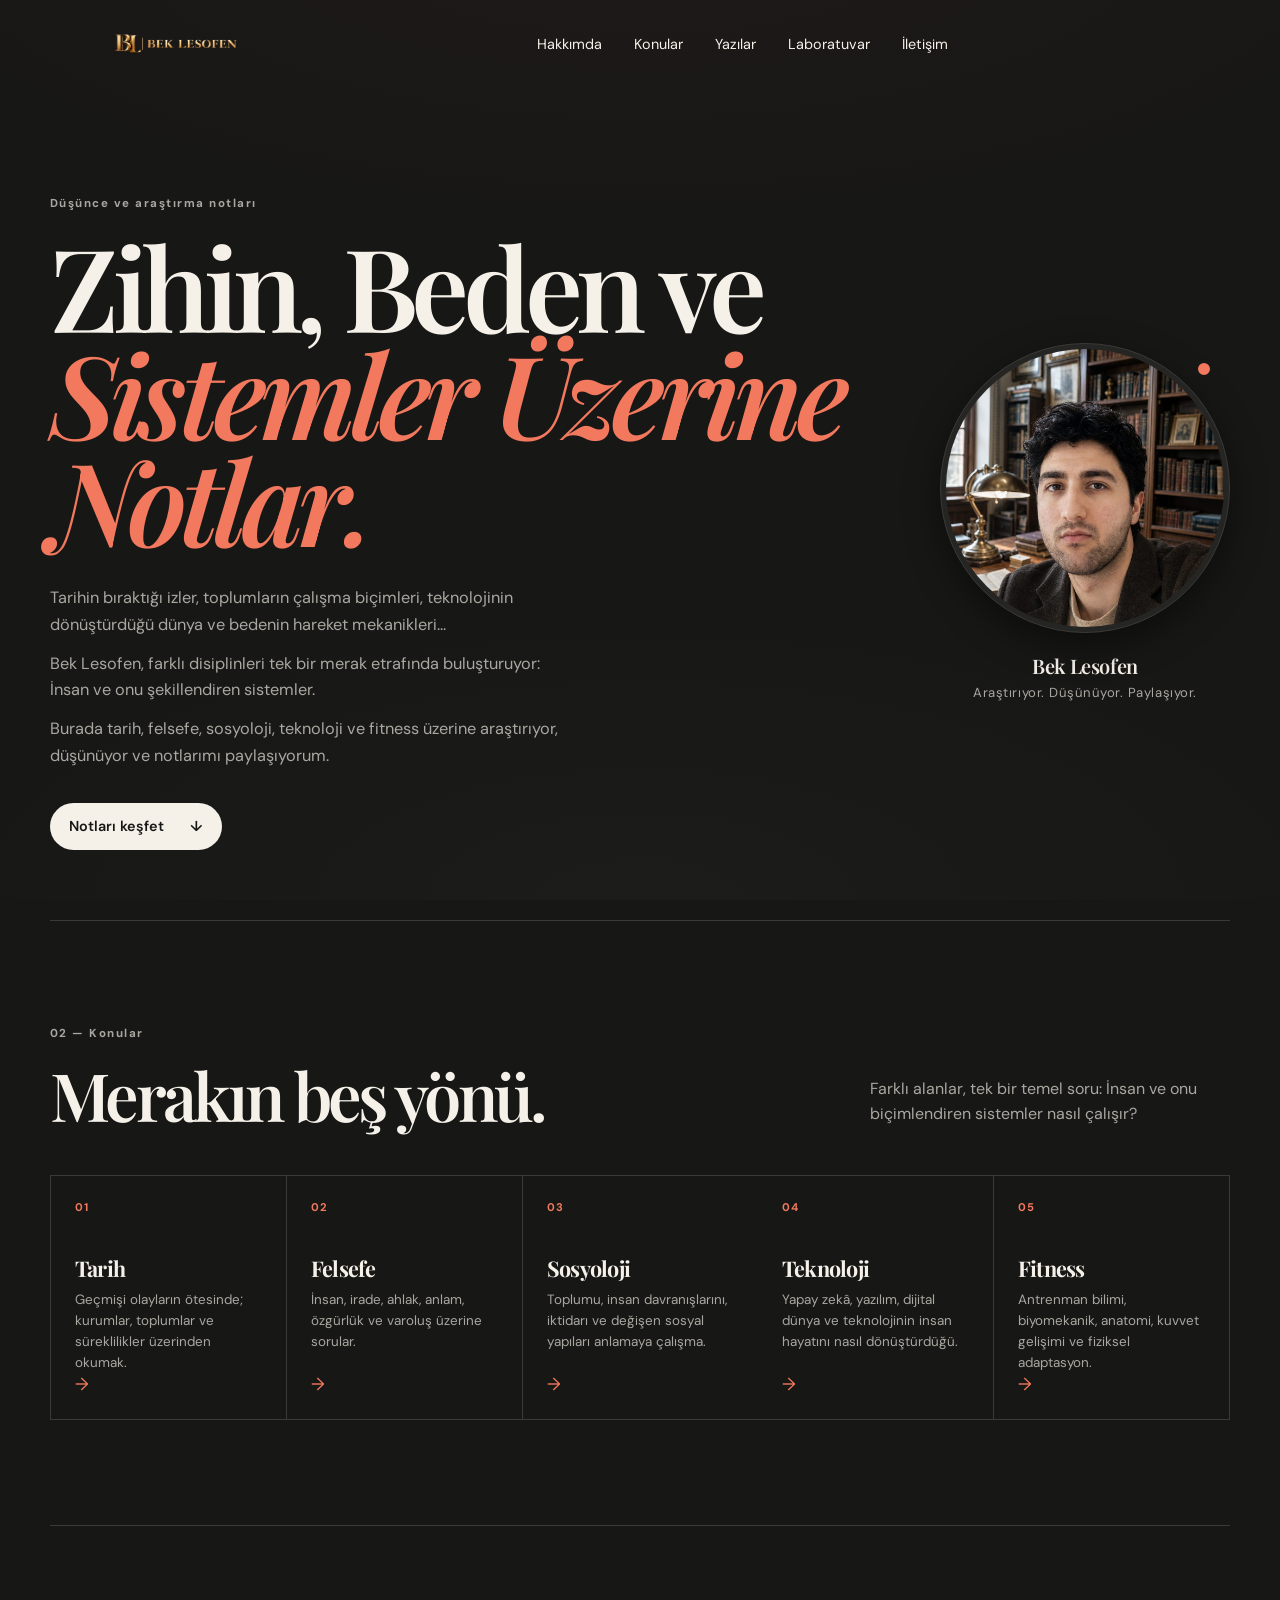
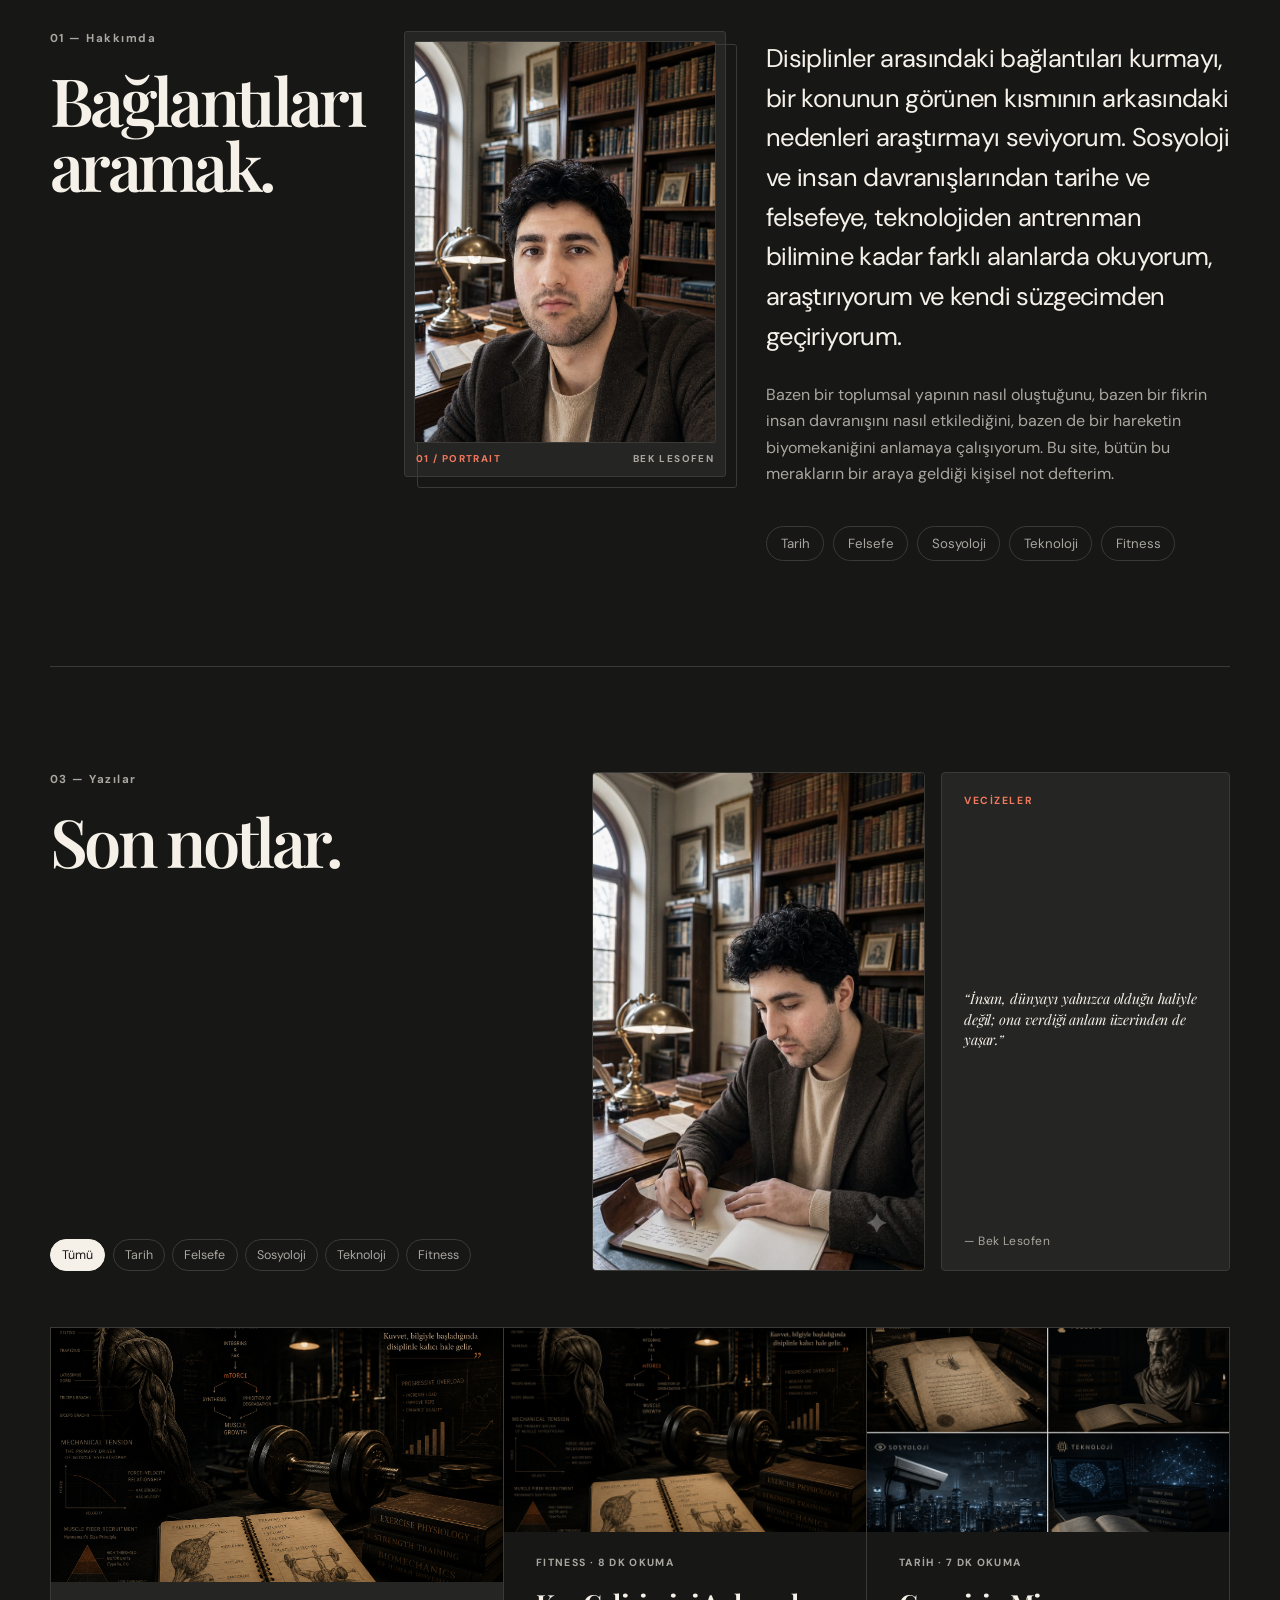
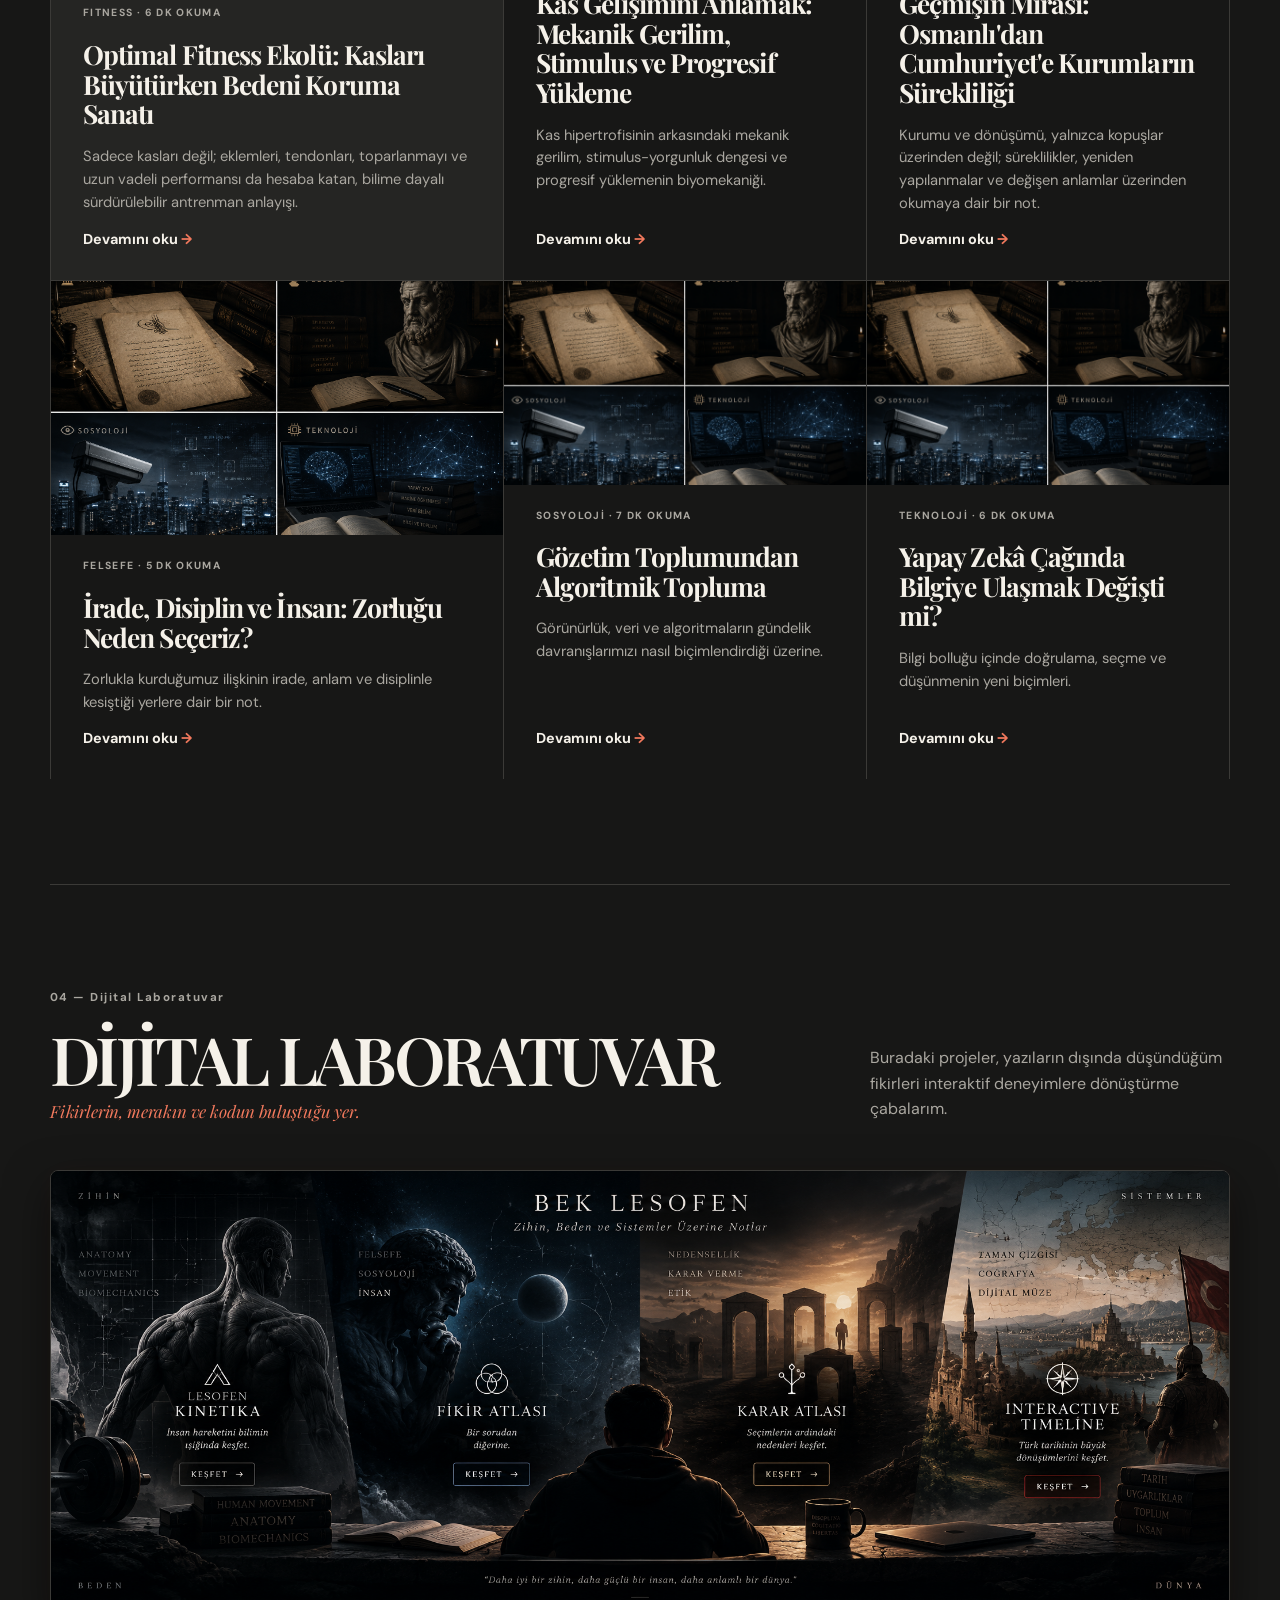
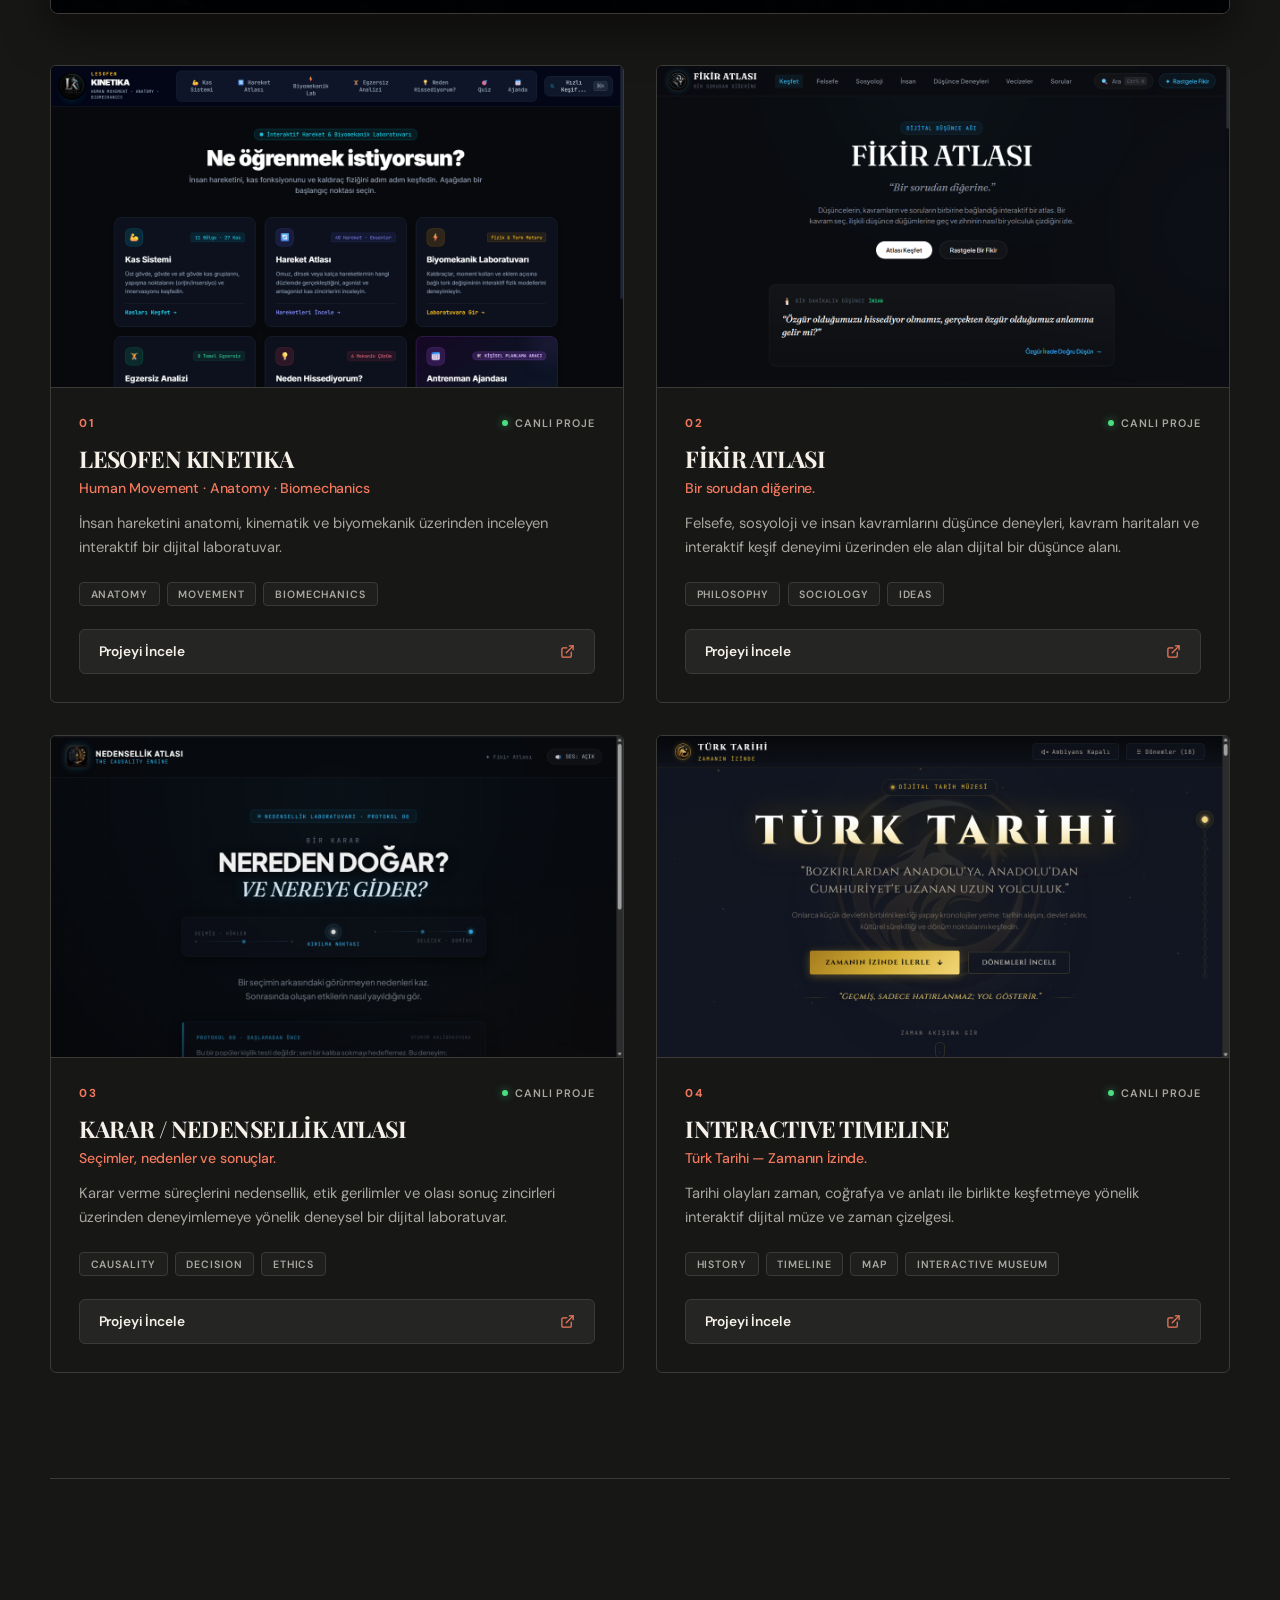
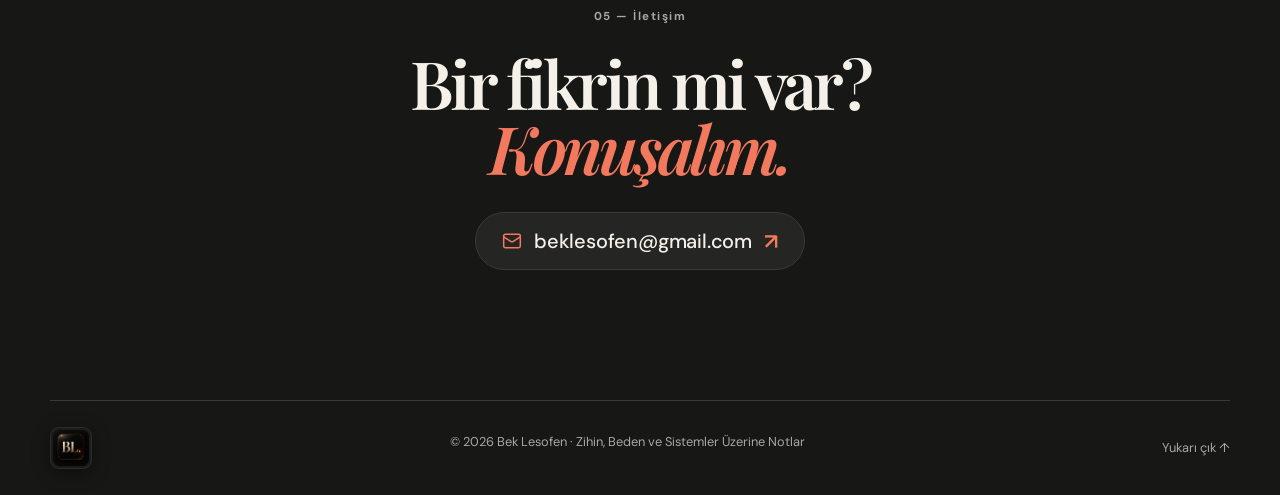
<file: index.html>
<!DOCTYPE html>
<html lang="tr">
  <head>
    <meta charset="UTF-8" />
    <meta name="viewport" content="width=device-width, initial-scale=1.0" />
    <meta name="description" content="Bek Lesofen'in tarih, felsefe, sosyoloji, teknoloji ve fitness üzerine düşünce ve araştırma notları." />
    <meta name="referrer" content="strict-origin-when-cross-origin" />
    <title>Bek Lesofen | Zihin, Beden ve Sistemler Üzerine Notlar</title>
    <link rel="canonical" href="https://berat-lesofen.github.io/bek-lesofen/" />
    <meta property="og:title" content="Bek Lesofen | Zihin, Beden ve Sistemler Üzerine Notlar" />
    <meta property="og:description" content="Tarih, felsefe, sosyoloji, teknoloji ve fitness üzerinden insanı, toplumu ve sistemleri anlamaya çalışan kişisel bir düşünce ve yazı alanı." />
    <meta property="og:type" content="website" />
    <meta property="og:url" content="https://berat-lesofen.github.io/bek-lesofen/" />
    <meta property="og:image" content="https://berat-lesofen.github.io/bek-lesofen/assets/images/writing.jpg" />
    <meta name="twitter:card" content="summary_large_image" />
    <meta name="twitter:title" content="Bek Lesofen | Zihin, Beden ve Sistemler Üzerine Notlar" />
    <meta name="twitter:description" content="Tarih, felsefe, sosyoloji, teknoloji ve fitness üzerine düşünce ve araştırma notları." />
    <meta name="twitter:image" content="https://berat-lesofen.github.io/bek-lesofen/assets/images/writing.jpg" />
    <link rel="preconnect" href="https://fonts.googleapis.com" />
    <link rel="preconnect" href="https://fonts.gstatic.com" crossorigin />
    <link
      href="https://fonts.googleapis.com/css2?family=DM+Sans:wght@400;500;600;700&family=Playfair+Display:wght@600;700&display=swap"
      rel="stylesheet"
    />
    <link rel="stylesheet" href="style.css" />
    <link rel="icon" type="image/png" href="assets/images/yenilogo.png" />
  </head>
  <body>
    <header class="site-header">
      <a class="logo" href="#anasayfa" aria-label="Bek Lesofen ana sayfaya git" id="logo"><img src="assets/images/bek-lesofen-navbar2.png" alt="Bek Lesofen" class="logo-navbar-img" width="204" height="68" /></a>

      <nav class="desktop-nav" aria-label="Ana menü">
        <a href="#hakkimda">Hakkımda</a>
        <a href="#kategoriler">Konular</a>
        <a href="#yazilar">Yazılar</a>
        <a href="#digital-laboratory">Laboratuvar</a>
        <a href="#iletisim">İletişim</a>
      </nav>

      <div class="header-actions">
        <button class="menu-toggle" type="button" aria-expanded="false" aria-label="Menüyü aç">
          <span></span><span></span>
        </button>
      </div>
    </header>

    <main>
      <section class="hero" id="anasayfa">
        <div class="hero-main">
          <p class="eyebrow hero-fade-1" id="hero-eyebrow">Düşünce ve araştırma notları</p>
          <h1 class="hero-fade-2" id="hero-title">Zihin, Beden ve<br /><em>Sistemler Üzerine Notlar.</em></h1>
          <div class="hero-text hero-fade-3" id="hero-text"><p>Tarihin bıraktığı izler, toplumların çalışma biçimleri, teknolojinin dönüştürdüğü dünya ve bedenin hareket mekanikleri...</p></div>
          <a class="button hero-fade-4" href="#yazilar" id="hero-button"></a>
        </div>
        <div class="hero-profile" id="hero-profile">
          <div class="hero-avatar-frame">
            <img src="assets/images/profile.jpg" alt="Bek Lesofen" class="hero-avatar" />
            <span class="hero-avatar-dot" aria-hidden="true"></span>
          </div>
          <div class="hero-profile-info">
            <span class="hero-profile-name">Bek Lesofen</span>
            <span class="hero-profile-desc">Araştırıyor. Düşünüyor. Paylaşıyor.</span>
          </div>
        </div>
      </section>

      <section class="categories section" id="kategoriler">
        <div class="section-heading reveal-on-scroll">
          <div>
            <p class="eyebrow" id="categories-eyebrow"></p>
            <h2 id="categories-title"></h2>
          </div>
          <p class="section-intro" id="categories-intro"></p>
        </div>
        <div class="category-grid" id="category-grid"></div>
      </section>

      <section class="about section" id="hakkimda">
        <div class="reveal-on-scroll">
          <p class="eyebrow" id="about-eyebrow"></p>
          <h2 id="about-title"></h2>
        </div>
        <figure class="about-image reveal-on-scroll" id="about-image"></figure>
        <div class="about-content reveal-on-scroll">
          <p class="large-text" id="about-text"></p>
          <div class="tags" id="tags" aria-label="İlgi alanları"></div>
        </div>
      </section>

      <section class="posts section" id="yazilar">
        <div class="posts-header-editorial reveal-on-scroll">
          <div class="posts-heading-col">
            <div>
              <p class="eyebrow" id="posts-eyebrow"></p>
              <h2 id="posts-title"></h2>
            </div>
            <div class="filter-controls" id="filter-controls" aria-label="Yazı kategorileri"></div>
          </div>

          <div class="posts-side-editorial">
            <div class="posts-editorial-image">
              <img src="assets/images/writing.jpg" alt="Bek Lesofen çalışma masasında not alırken" loading="lazy" />
            </div>
            <aside class="aphorism-card" aria-label="Vecize">
              <span class="aphorism-label">Vecizeler</span>
              <blockquote class="aphorism-quote">
                “İnsan, dünyayı yalnızca olduğu haliyle değil; ona verdiği anlam üzerinden de yaşar.”
              </blockquote>
              <cite class="aphorism-author">— Bek Lesofen</cite>
            </aside>
          </div>
        </div>

        <div class="post-grid" id="post-grid"></div>
      </section>

      <section class="laboratory section" id="digital-laboratory">
        <div class="section-heading reveal-on-scroll">
          <div>
            <p class="eyebrow" id="lab-eyebrow"></p>
            <h2 id="lab-title"></h2>
            <p class="section-tagline" id="lab-subtitle"></p>
          </div>
          <p class="section-intro" id="lab-intro"></p>
        </div>

        <figure class="lab-cover reveal-on-scroll" id="lab-cover">
          <img src="assets/projects/lab-cover.png" alt="Bek Lesofen Dijital Laboratuvar — Kinetika, Fikir Atlası, Karar Atlası ve Interactive Timeline ekosistem kapağı" loading="lazy" decoding="async" width="2048" height="768" />
        </figure>

        <div class="project-grid" id="project-grid"></div>
      </section>

      <section class="contact section reveal-on-scroll" id="iletisim">
        <p class="eyebrow" id="contact-eyebrow"></p>
        <h2 id="contact-title"></h2>
        <a class="email-link" id="email-link"></a>
      </section>
    </main>

    <footer>
      <a class="logo" href="#anasayfa" id="footer-logo"><span class="logo-frame logo-frame-footer"><img src="assets/images/yenilogo.png" alt="Bek Lesofen" class="logo-img" /></span></a>
      <p>© <span id="year"></span> <span id="footer-name"></span> · <span id="footer-tagline"></span></p>
      <a href="#anasayfa">Yukarı çık ↑</a>
    </footer>

    <script src="content.js"></script>
    <script src="script.js"></script>
  </body>
</html>
</file>
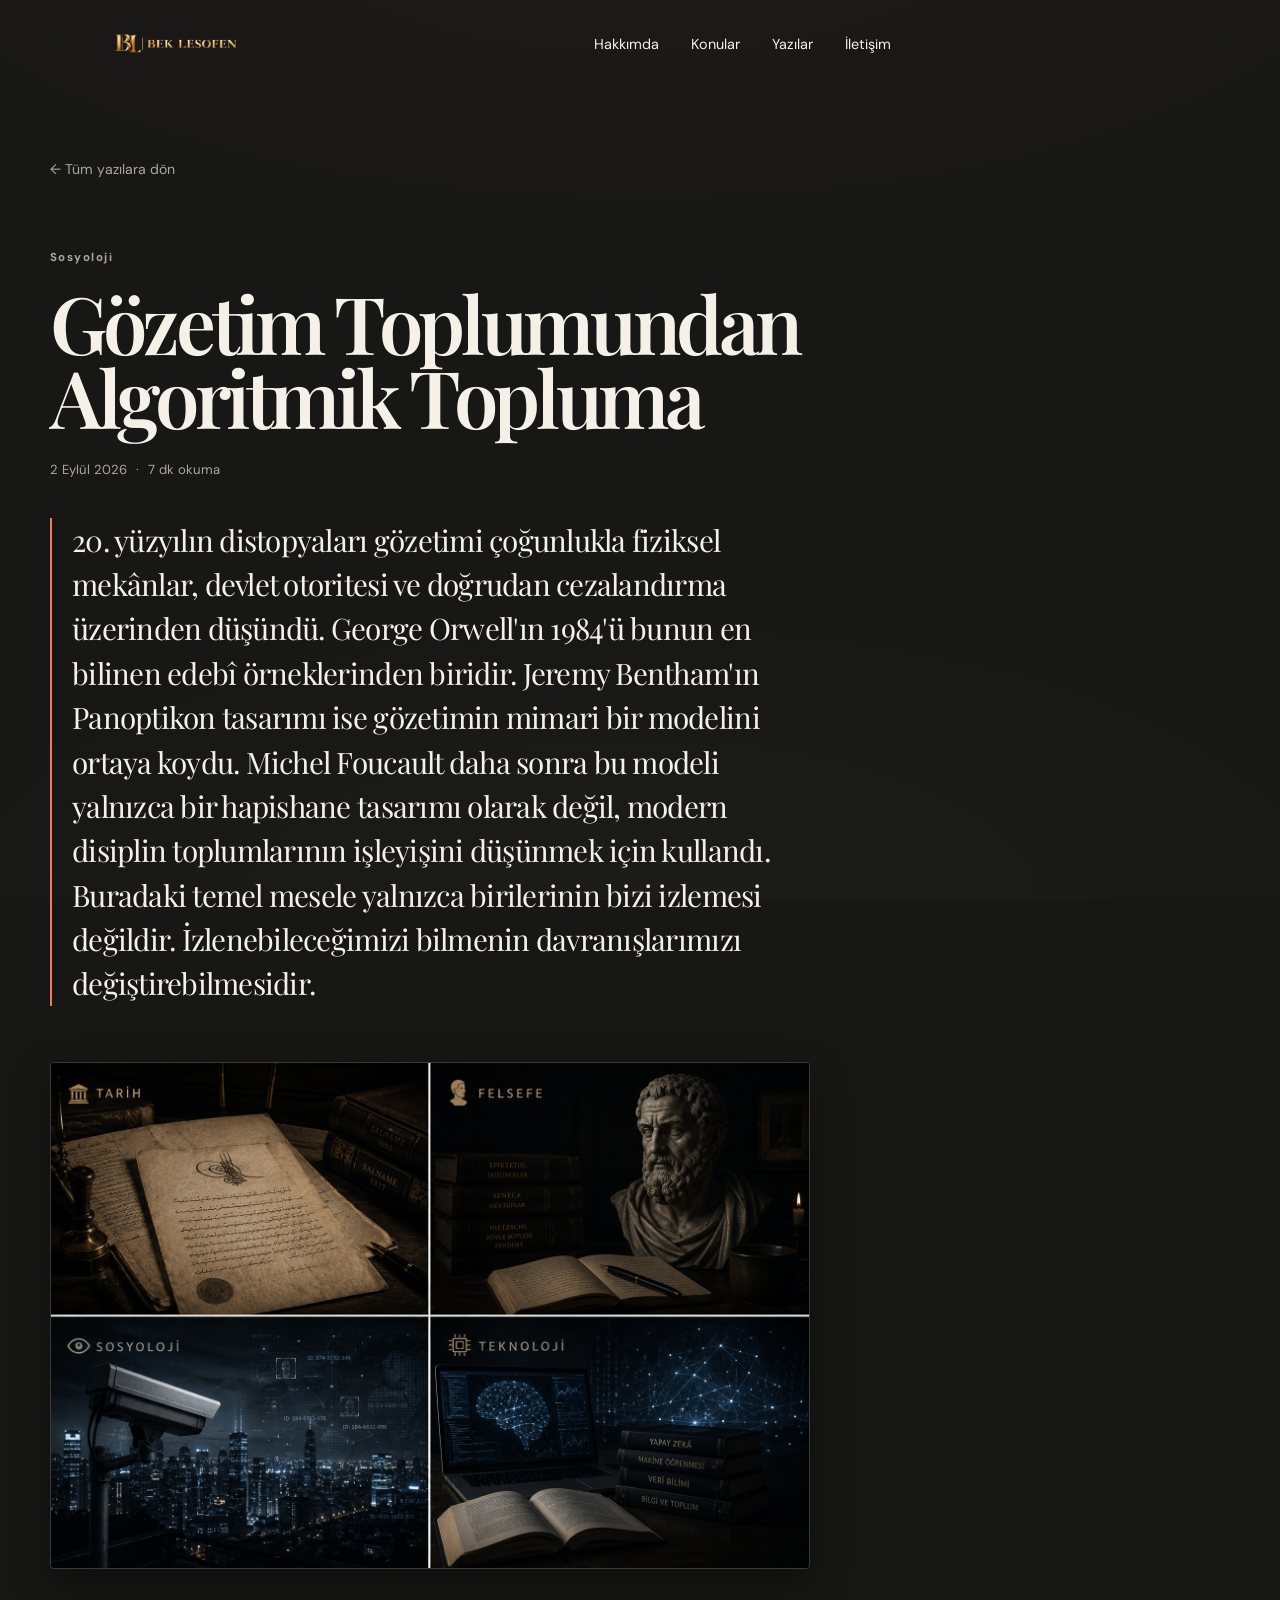
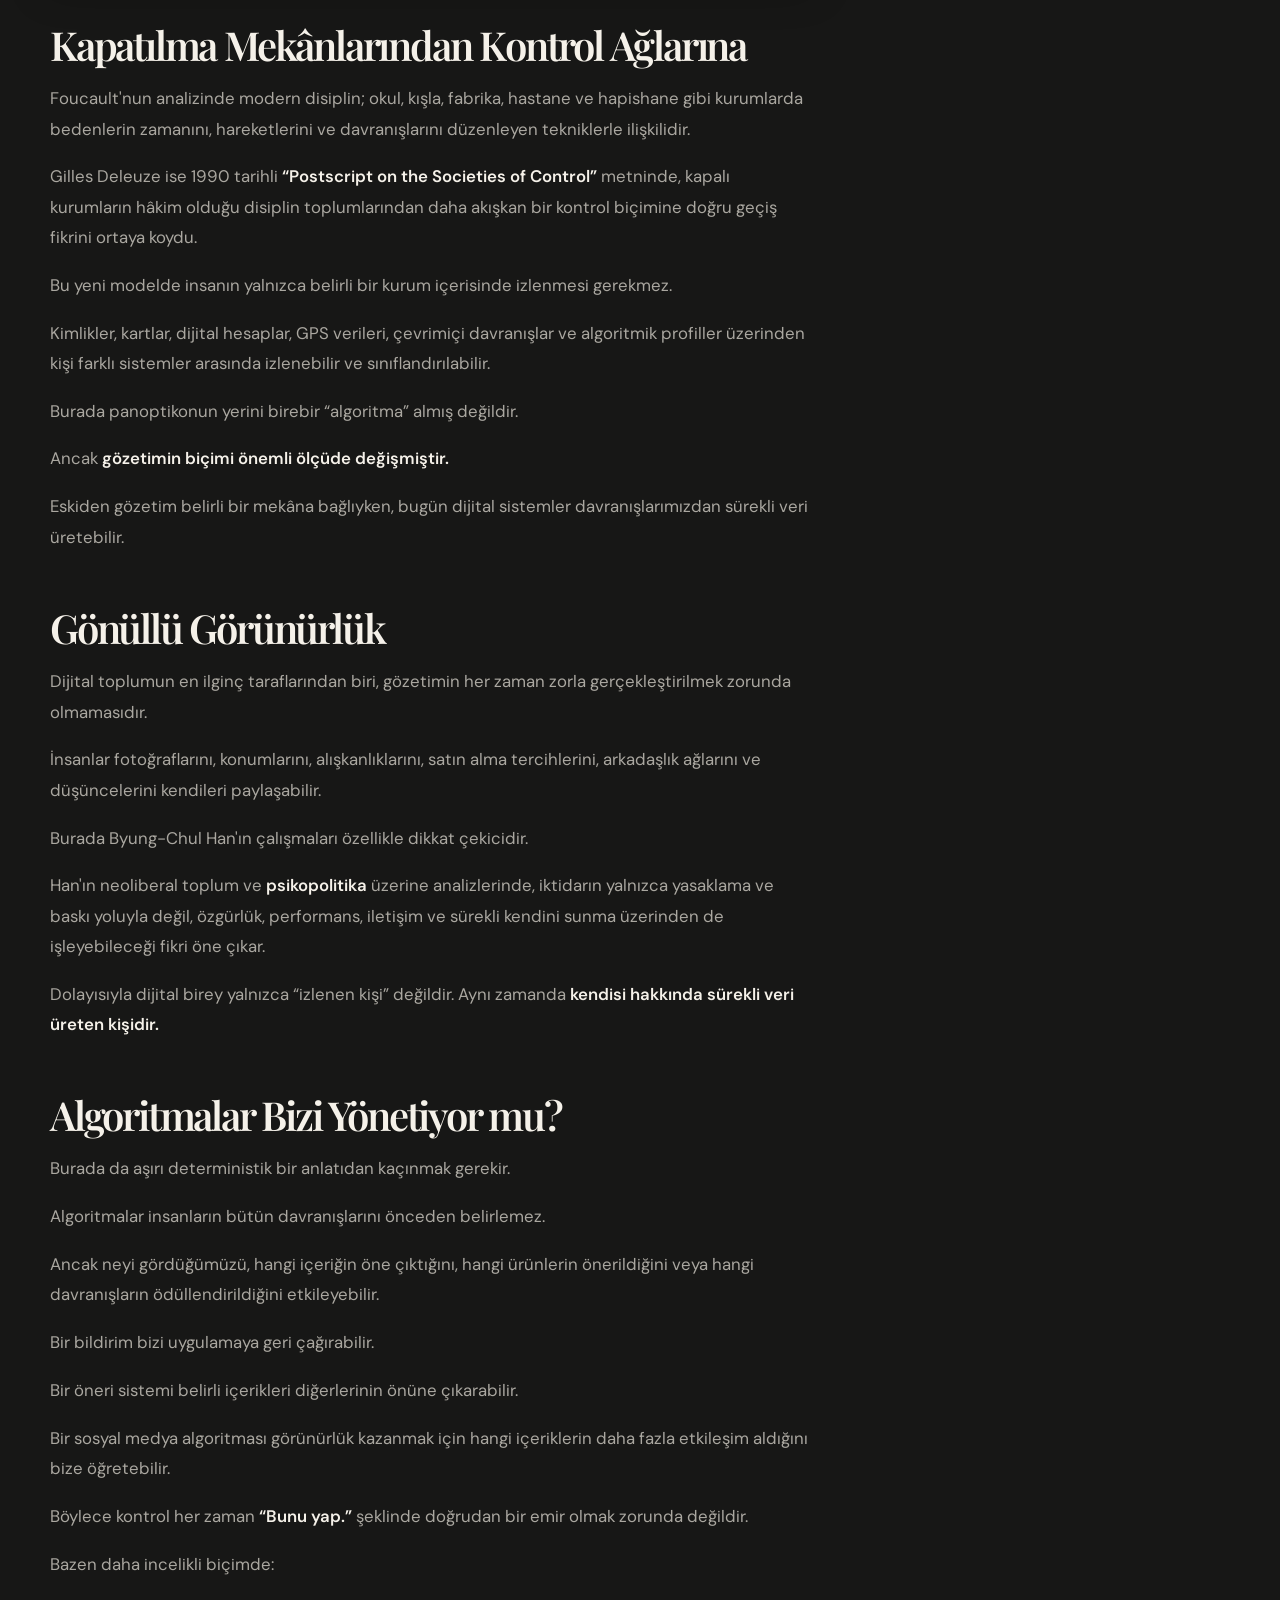
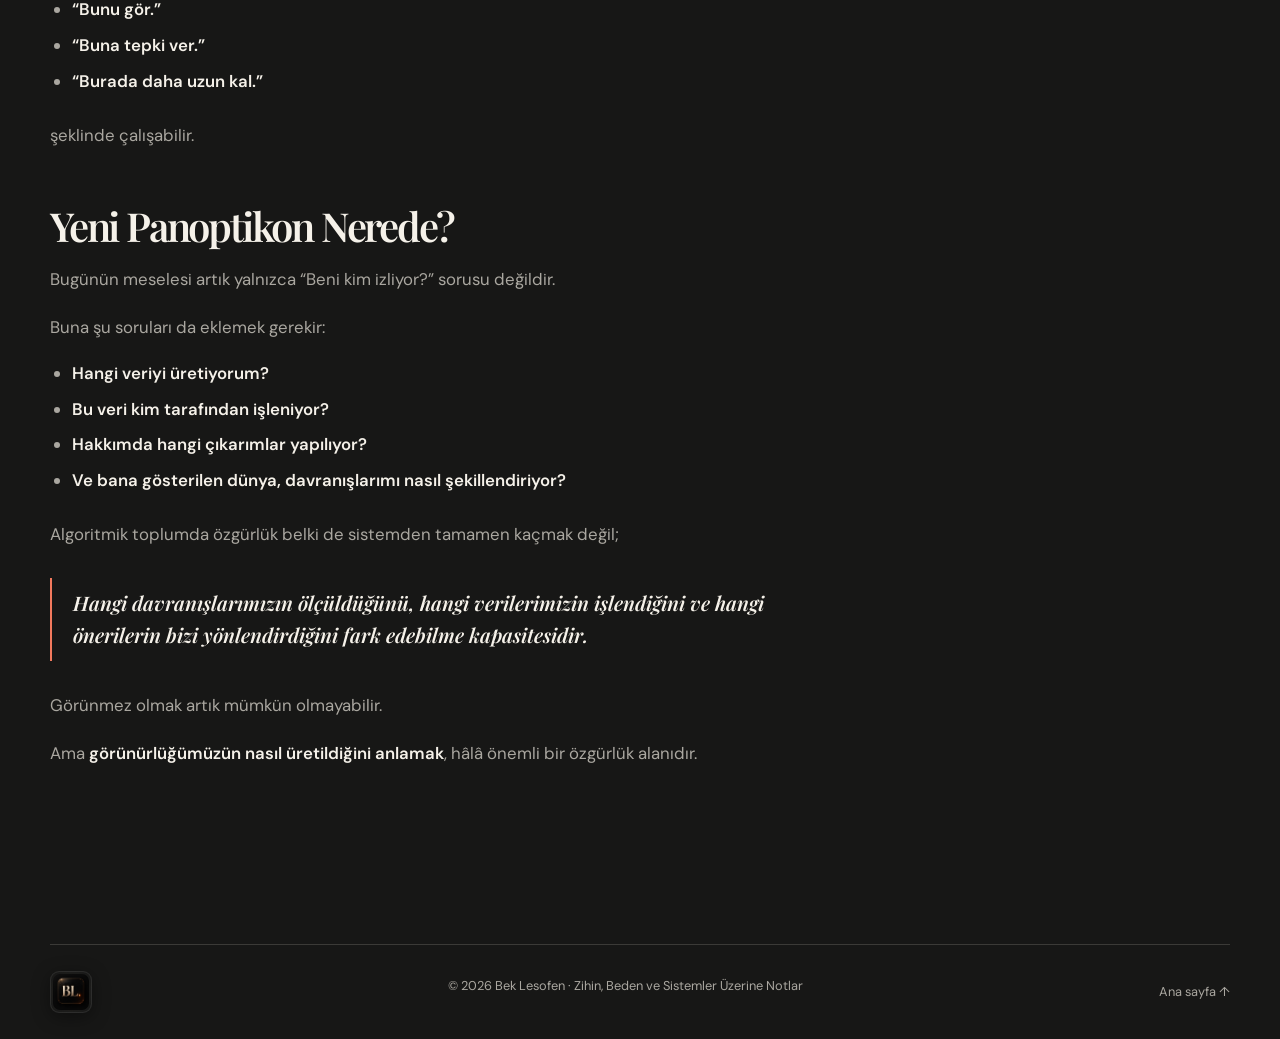
<file: yazilar/gorezetim-toplumundan-algoritmik-topluma.html>
<!DOCTYPE html>
<html lang="tr"><head><meta charset="UTF-8" /><meta name="viewport" content="width=device-width, initial-scale=1.0" /><meta name="referrer" content="strict-origin-when-cross-origin" /><meta name="description" content="Görünürlük, veri ve algoritmaların gündelik davranışlarımızı nasıl biçimlendirdiği üzerine." /><title>Gözetim Toplumundan Algoritmik Topluma | Bek Lesofen</title><link rel="canonical" href="https://berat-lesofen.github.io/bek-lesofen/yazilar/gorezetim-toplumundan-algoritmik-topluma.html" /><meta property="og:title" content="Gözetim Toplumundan Algoritmik Topluma" /><meta property="og:description" content="Görünürlük, veri ve algoritmaların gündelik davranışlarımızı nasıl biçimlendirdiği üzerine." /><meta property="og:type" content="article" /><meta property="og:url" content="https://berat-lesofen.github.io/bek-lesofen/yazilar/gorezetim-toplumundan-algoritmik-topluma.html" /><meta property="og:image" content="https://berat-lesofen.github.io/bek-lesofen/assets/images/bloggenelfoto.png" /><meta name="twitter:card" content="summary_large_image" /><meta name="twitter:title" content="Gözetim Toplumundan Algoritmik Topluma" /><meta name="twitter:description" content="Görünürlük, veri ve algoritmaların gündelik davranışlarımızı nasıl biçimlendirdiği üzerine." /><meta name="twitter:image" content="https://berat-lesofen.github.io/bek-lesofen/assets/images/bloggenelfoto.png" /><link rel="preconnect" href="https://fonts.googleapis.com" /><link rel="preconnect" href="https://fonts.gstatic.com" crossorigin /><link href="https://fonts.googleapis.com/css2?family=DM+Sans:wght@400;500;600;700&family=Playfair+Display:wght@600;700&display=swap" rel="stylesheet" /><link rel="stylesheet" href="../style.css" /><link rel="icon" type="image/png" href="../assets/images/yenilogo.png" /></head>
  <body class="article-page" data-page="article" data-post-slug="gorezetim-toplumundan-algoritmik-topluma"><header class="site-header"><a class="logo" href="../index.html#anasayfa" aria-label="Bek Lesofen ana sayfaya git" id="logo"><img src="../assets/images/bek-lesofen-navbar2.png" alt="Bek Lesofen" class="logo-navbar-img" width="204" height="68" /></a><nav class="desktop-nav" aria-label="Ana menü"><a href="../index.html#hakkimda">Hakkımda</a><a href="../index.html#kategoriler">Konular</a><a href="../index.html#yazilar">Yazılar</a><a href="../index.html#iletisim">İletişim</a></nav><div class="header-actions"><button class="menu-toggle" type="button" aria-expanded="false" aria-label="Menüyü aç"><span></span><span></span></button></div></header><main class="article-main"><article class="article"><a class="back-link" href="../index.html#yazilar">← Tüm yazılara dön</a><p class="eyebrow" id="article-category"></p><h1 id="article-title"></h1><div class="article-meta"><time id="article-date"></time><span aria-hidden="true">·</span><span id="article-reading-time"></span></div><p class="article-intro" id="article-intro"></p><figure class="article-image" id="article-image"></figure><div class="article-content" id="article-content"></div></article></main><footer><a class="logo" href="../index.html#anasayfa" id="footer-logo"><span class="logo-frame logo-frame-footer"><img src="../assets/images/yenilogo.png" alt="Bek Lesofen" class="logo-img" /></span></a><p>© <span id="year"></span> <span id="footer-name"></span> · <span id="footer-tagline"></span></p><a href="../index.html#anasayfa">Ana sayfa ↑</a></footer><script src="../content.js"></script><script src="../script.js"></script></body>
</html>
</file>
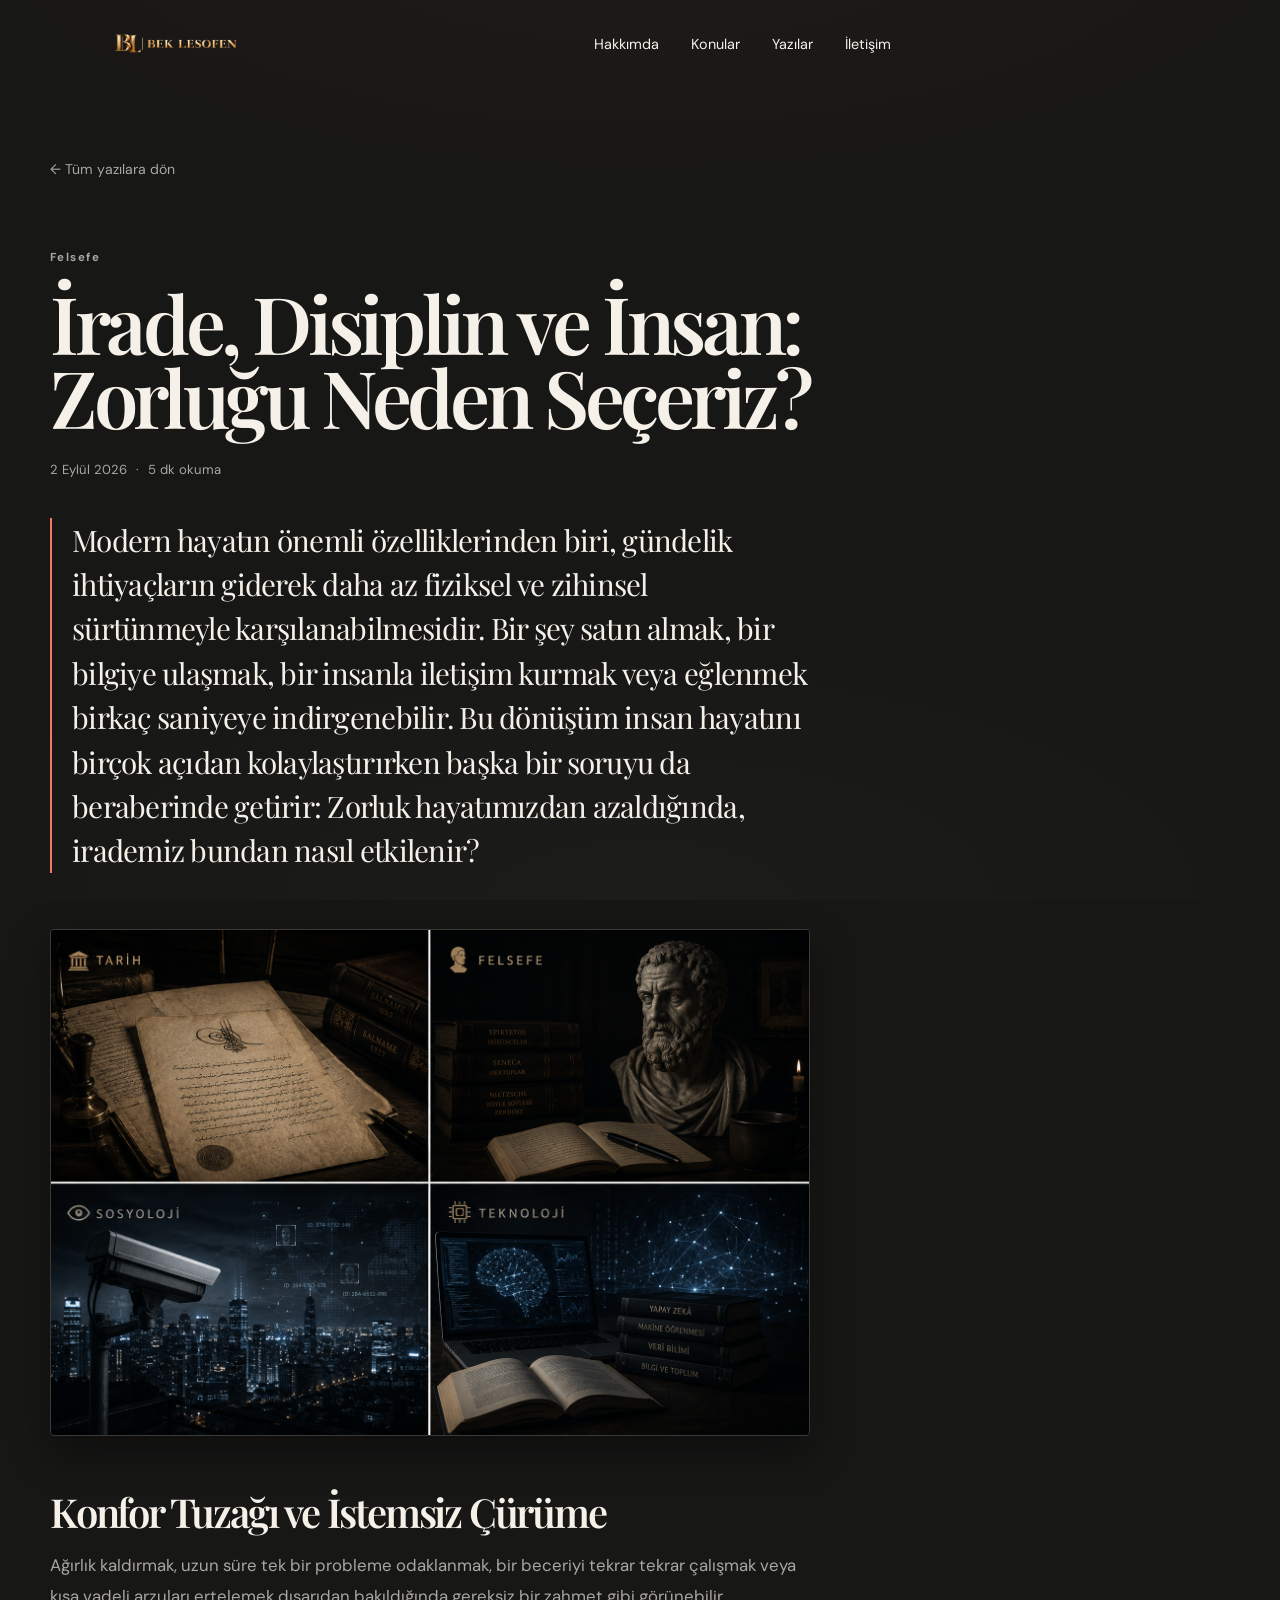
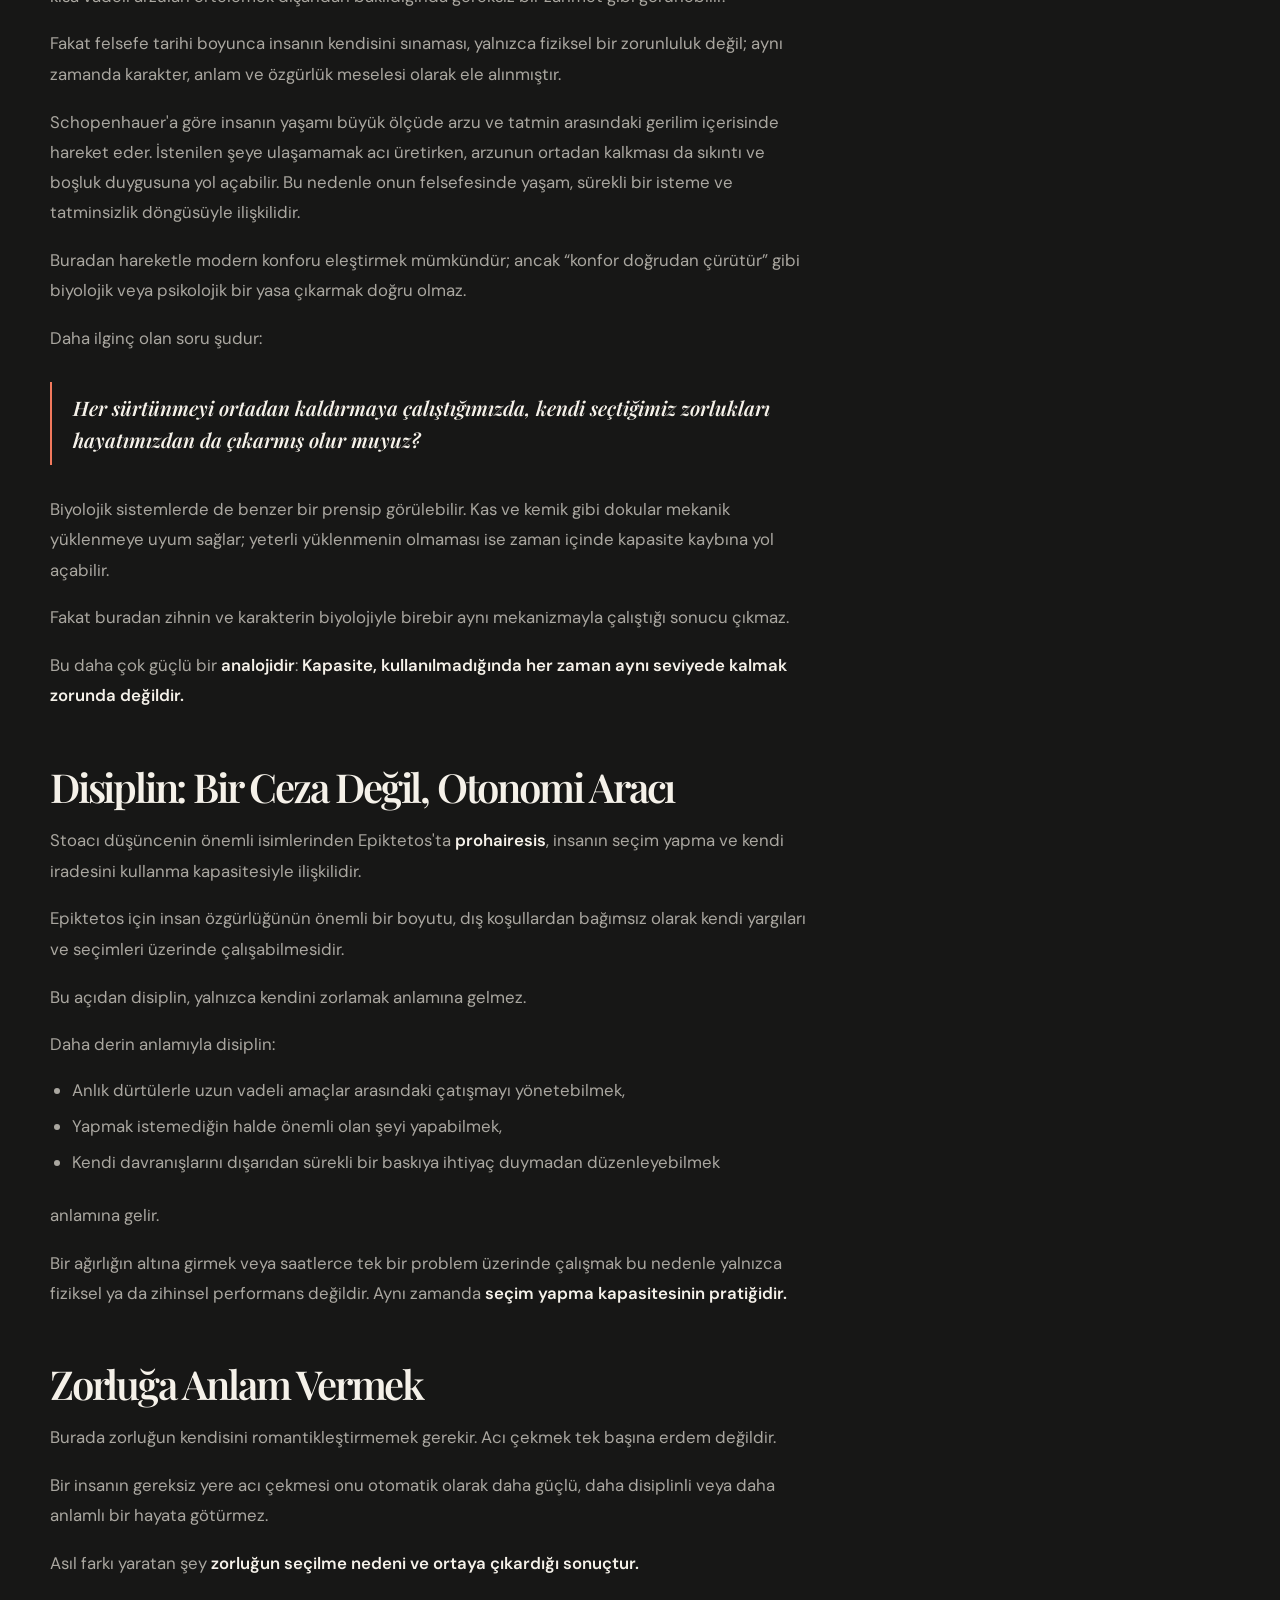
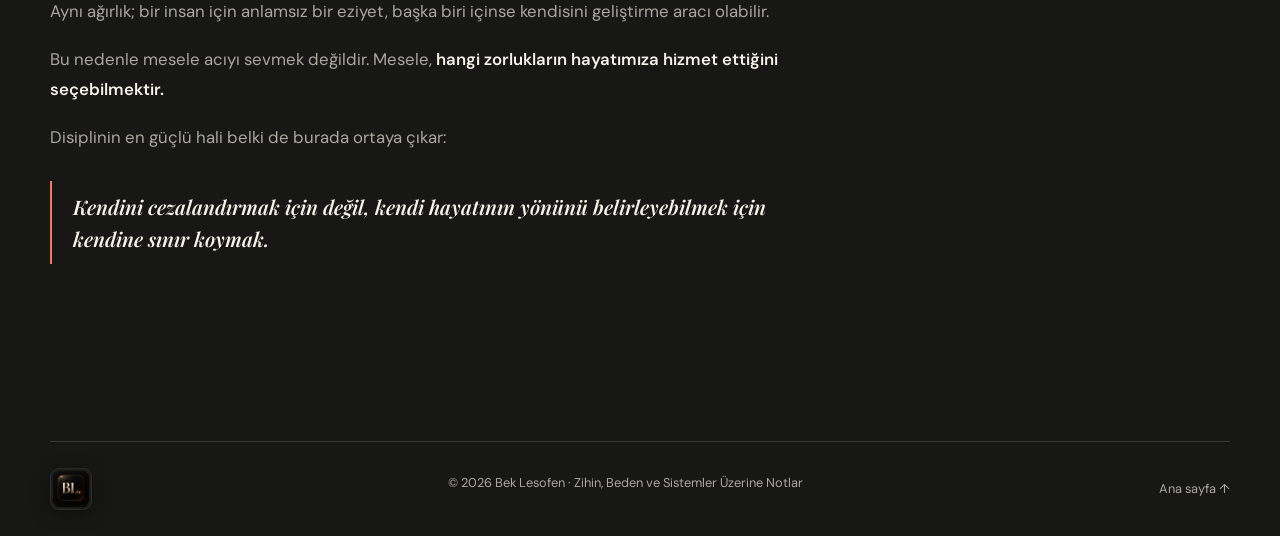
<file: yazilar/irade-disiplin-ve-insan.html>
<!DOCTYPE html>
<html lang="tr"><head><meta charset="UTF-8" /><meta name="viewport" content="width=device-width, initial-scale=1.0" /><meta name="referrer" content="strict-origin-when-cross-origin" /><meta name="description" content="İrade, disiplin ve zorluğu seçmenin insanın kendisiyle kurduğu ilişkiye dair bir düşünce yazısı." /><title>İrade, Disiplin ve İnsan: Zorluğu Neden Seçeriz? | Bek Lesofen</title><link rel="canonical" href="https://berat-lesofen.github.io/bek-lesofen/yazilar/irade-disiplin-ve-insan.html" /><meta property="og:title" content="İrade, Disiplin ve İnsan: Zorluğu Neden Seçeriz?" /><meta property="og:description" content="Zorlukla kurduğumuz ilişkinin irade, anlam ve disiplinle kesiştiği yerler." /><meta property="og:type" content="article" /><meta property="og:url" content="https://berat-lesofen.github.io/bek-lesofen/yazilar/irade-disiplin-ve-insan.html" /><meta property="og:image" content="https://berat-lesofen.github.io/bek-lesofen/assets/images/bloggenelfoto.png" /><meta name="twitter:card" content="summary_large_image" /><meta name="twitter:title" content="İrade, Disiplin ve İnsan: Zorluğu Neden Seçeriz?" /><meta name="twitter:description" content="Zorlukla kurduğumuz ilişkinin irade, anlam ve disiplinle kesiştiği yerlere dair bir not." /><meta name="twitter:image" content="https://berat-lesofen.github.io/bek-lesofen/assets/images/bloggenelfoto.png" /><link rel="preconnect" href="https://fonts.googleapis.com" /><link rel="preconnect" href="https://fonts.gstatic.com" crossorigin /><link href="https://fonts.googleapis.com/css2?family=DM+Sans:wght@400;500;600;700&family=Playfair+Display:wght@600;700&display=swap" rel="stylesheet" /><link rel="stylesheet" href="../style.css" /><link rel="icon" type="image/png" href="../assets/images/yenilogo.png" /></head>
  <body class="article-page" data-page="article" data-post-slug="irade-disiplin-ve-insan"><header class="site-header"><a class="logo" href="../index.html#anasayfa" aria-label="Bek Lesofen ana sayfaya git" id="logo"><img src="../assets/images/bek-lesofen-navbar2.png" alt="Bek Lesofen" class="logo-navbar-img" width="204" height="68" /></a><nav class="desktop-nav" aria-label="Ana menü"><a href="../index.html#hakkimda">Hakkımda</a><a href="../index.html#kategoriler">Konular</a><a href="../index.html#yazilar">Yazılar</a><a href="../index.html#iletisim">İletişim</a></nav><div class="header-actions"><button class="menu-toggle" type="button" aria-expanded="false" aria-label="Menüyü aç"><span></span><span></span></button></div></header><main class="article-main"><article class="article"><a class="back-link" href="../index.html#yazilar">← Tüm yazılara dön</a><p class="eyebrow" id="article-category"></p><h1 id="article-title"></h1><div class="article-meta"><time id="article-date"></time><span aria-hidden="true">·</span><span id="article-reading-time"></span></div><p class="article-intro" id="article-intro"></p><figure class="article-image" id="article-image"></figure><div class="article-content" id="article-content"></div></article></main><footer><a class="logo" href="../index.html#anasayfa" id="footer-logo"><span class="logo-frame logo-frame-footer"><img src="../assets/images/yenilogo.png" alt="Bek Lesofen" class="logo-img" /></span></a><p>© <span id="year"></span> <span id="footer-name"></span> · <span id="footer-tagline"></span></p><a href="../index.html#anasayfa">Ana sayfa ↑</a></footer><script src="../content.js"></script><script src="../script.js"></script></body>
</html>
</file>
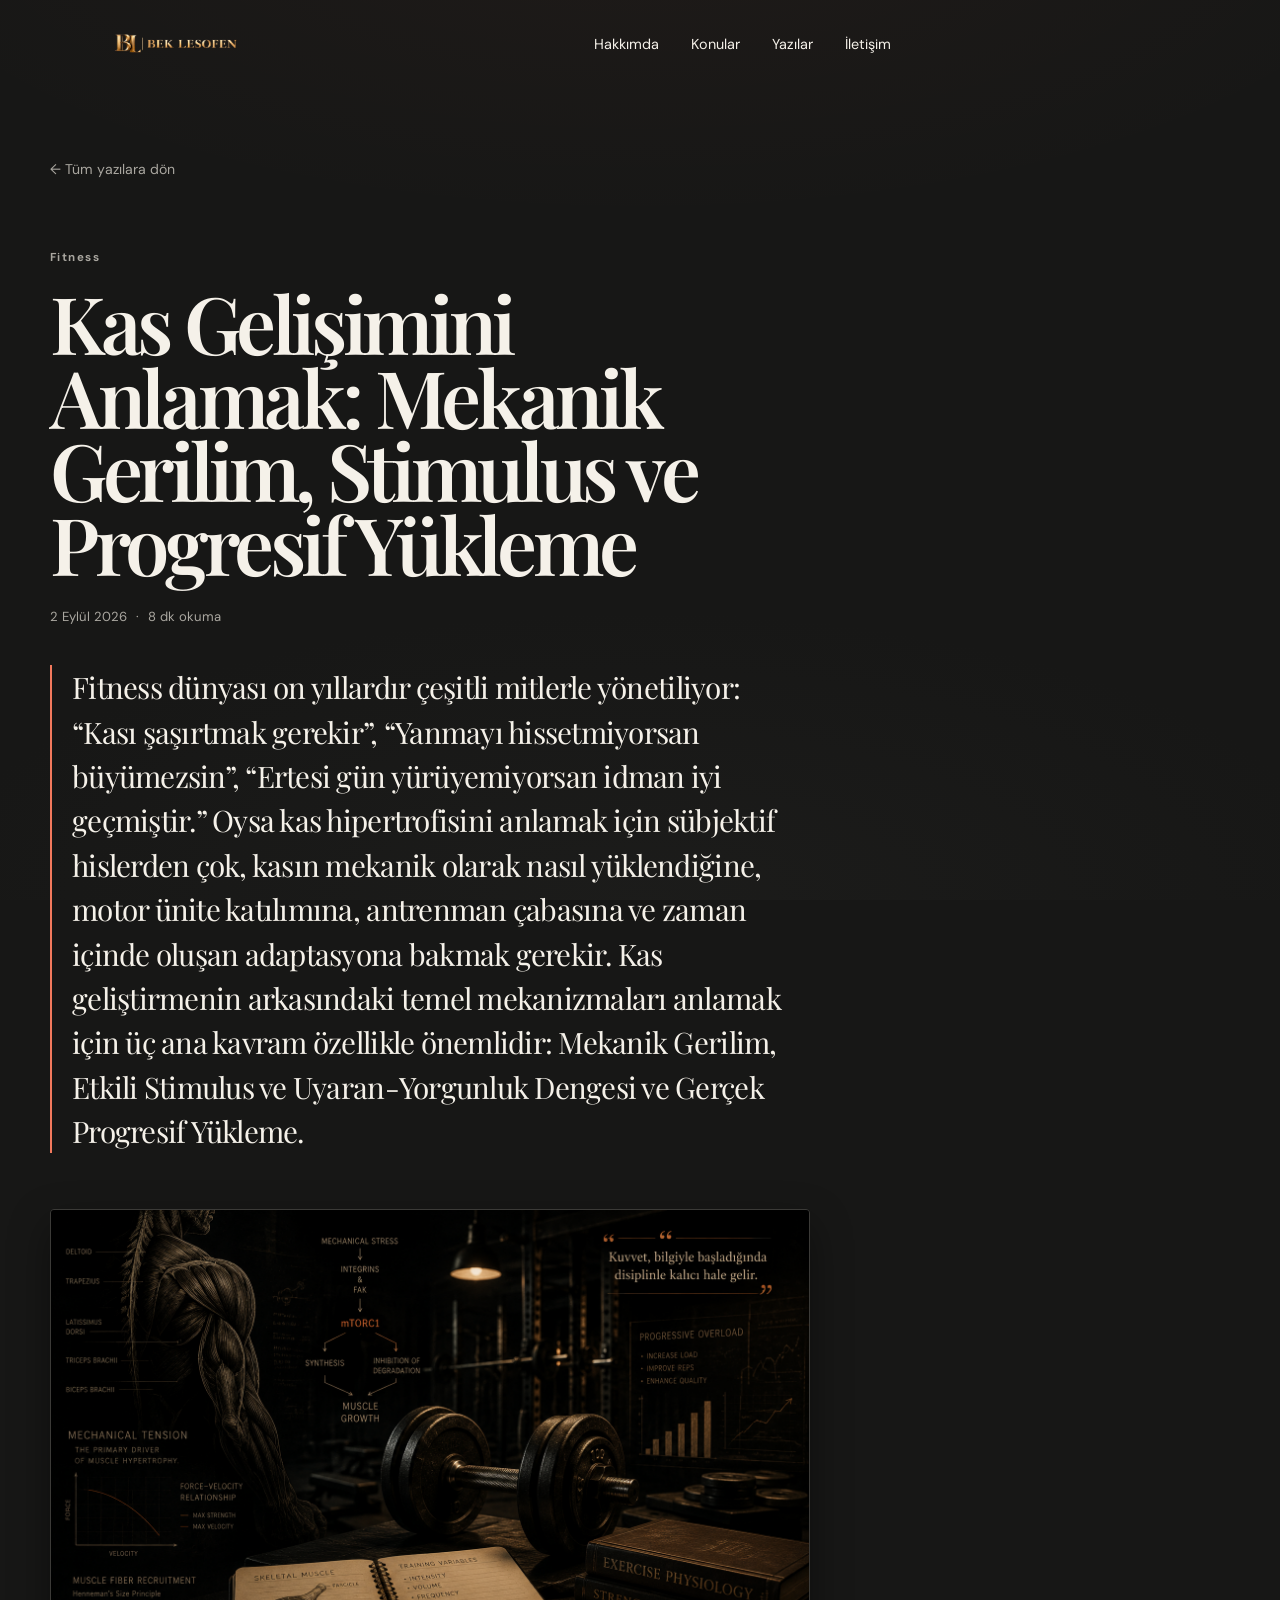
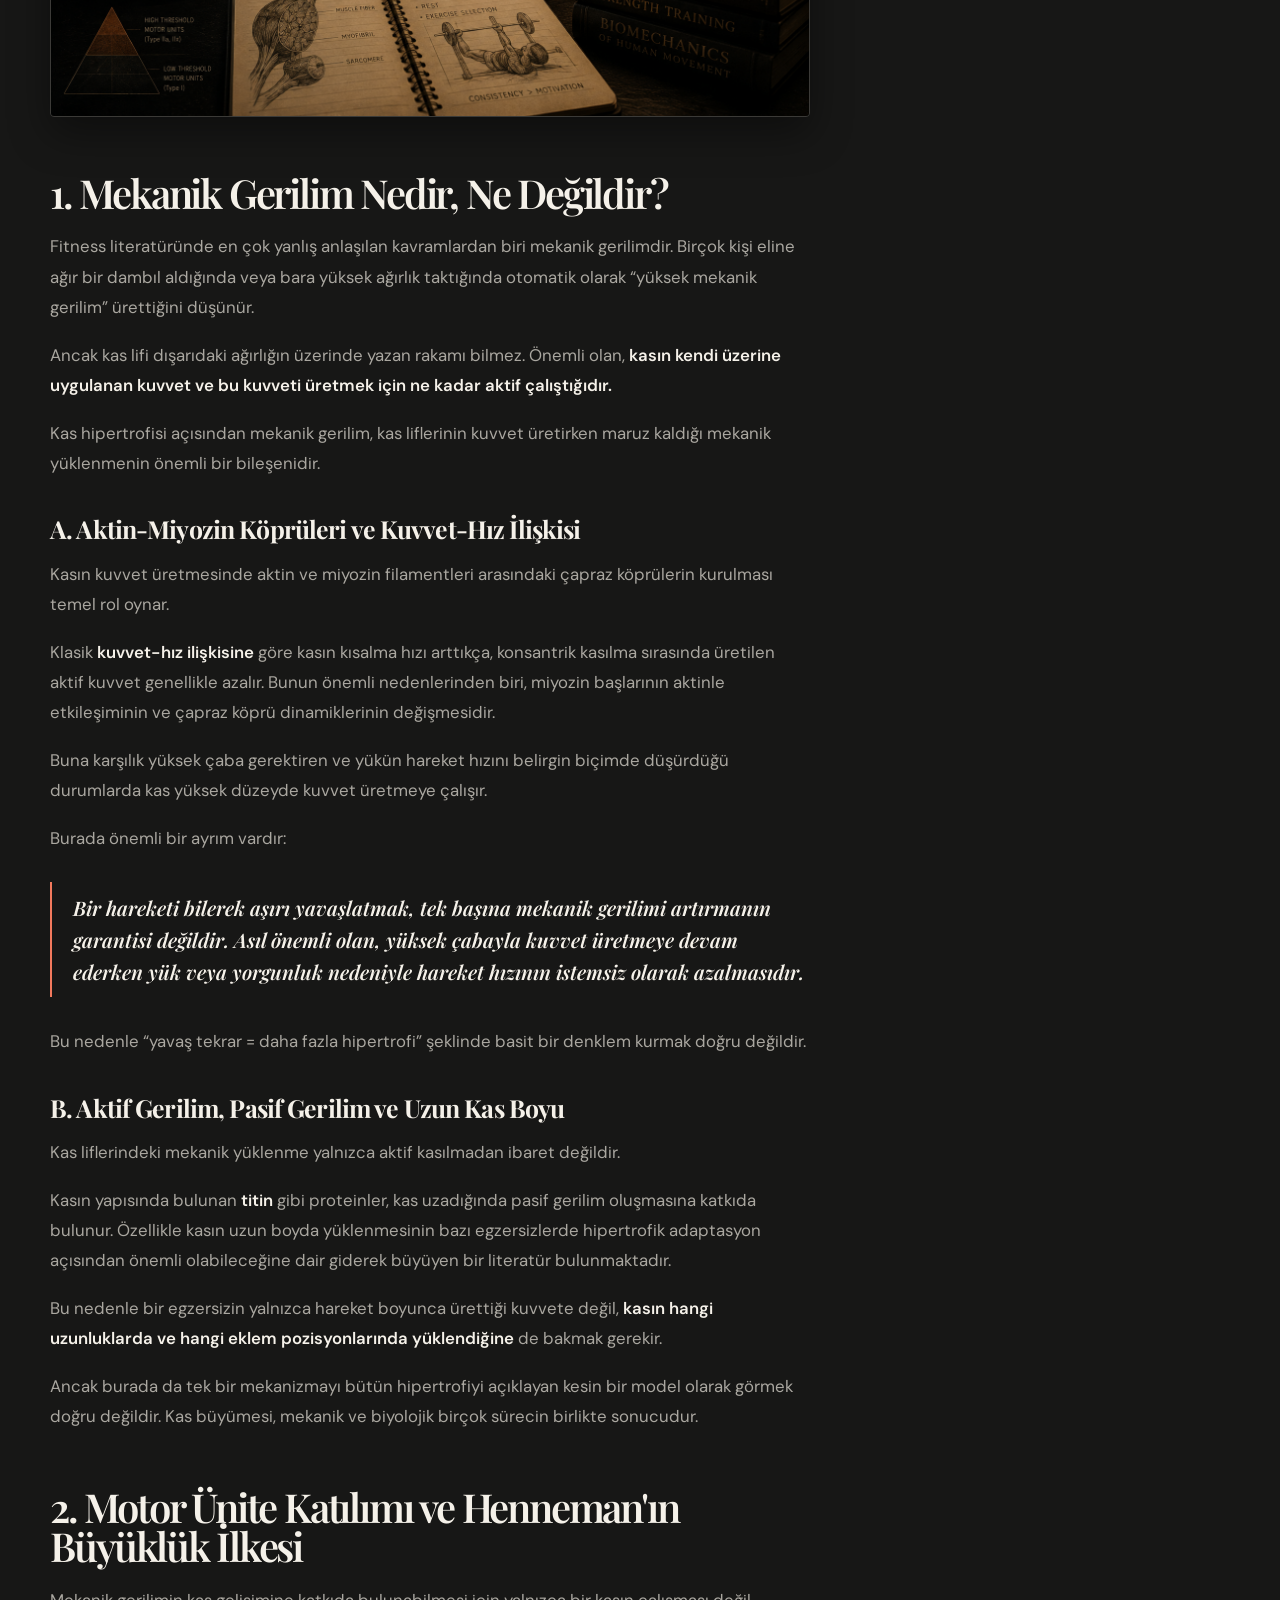
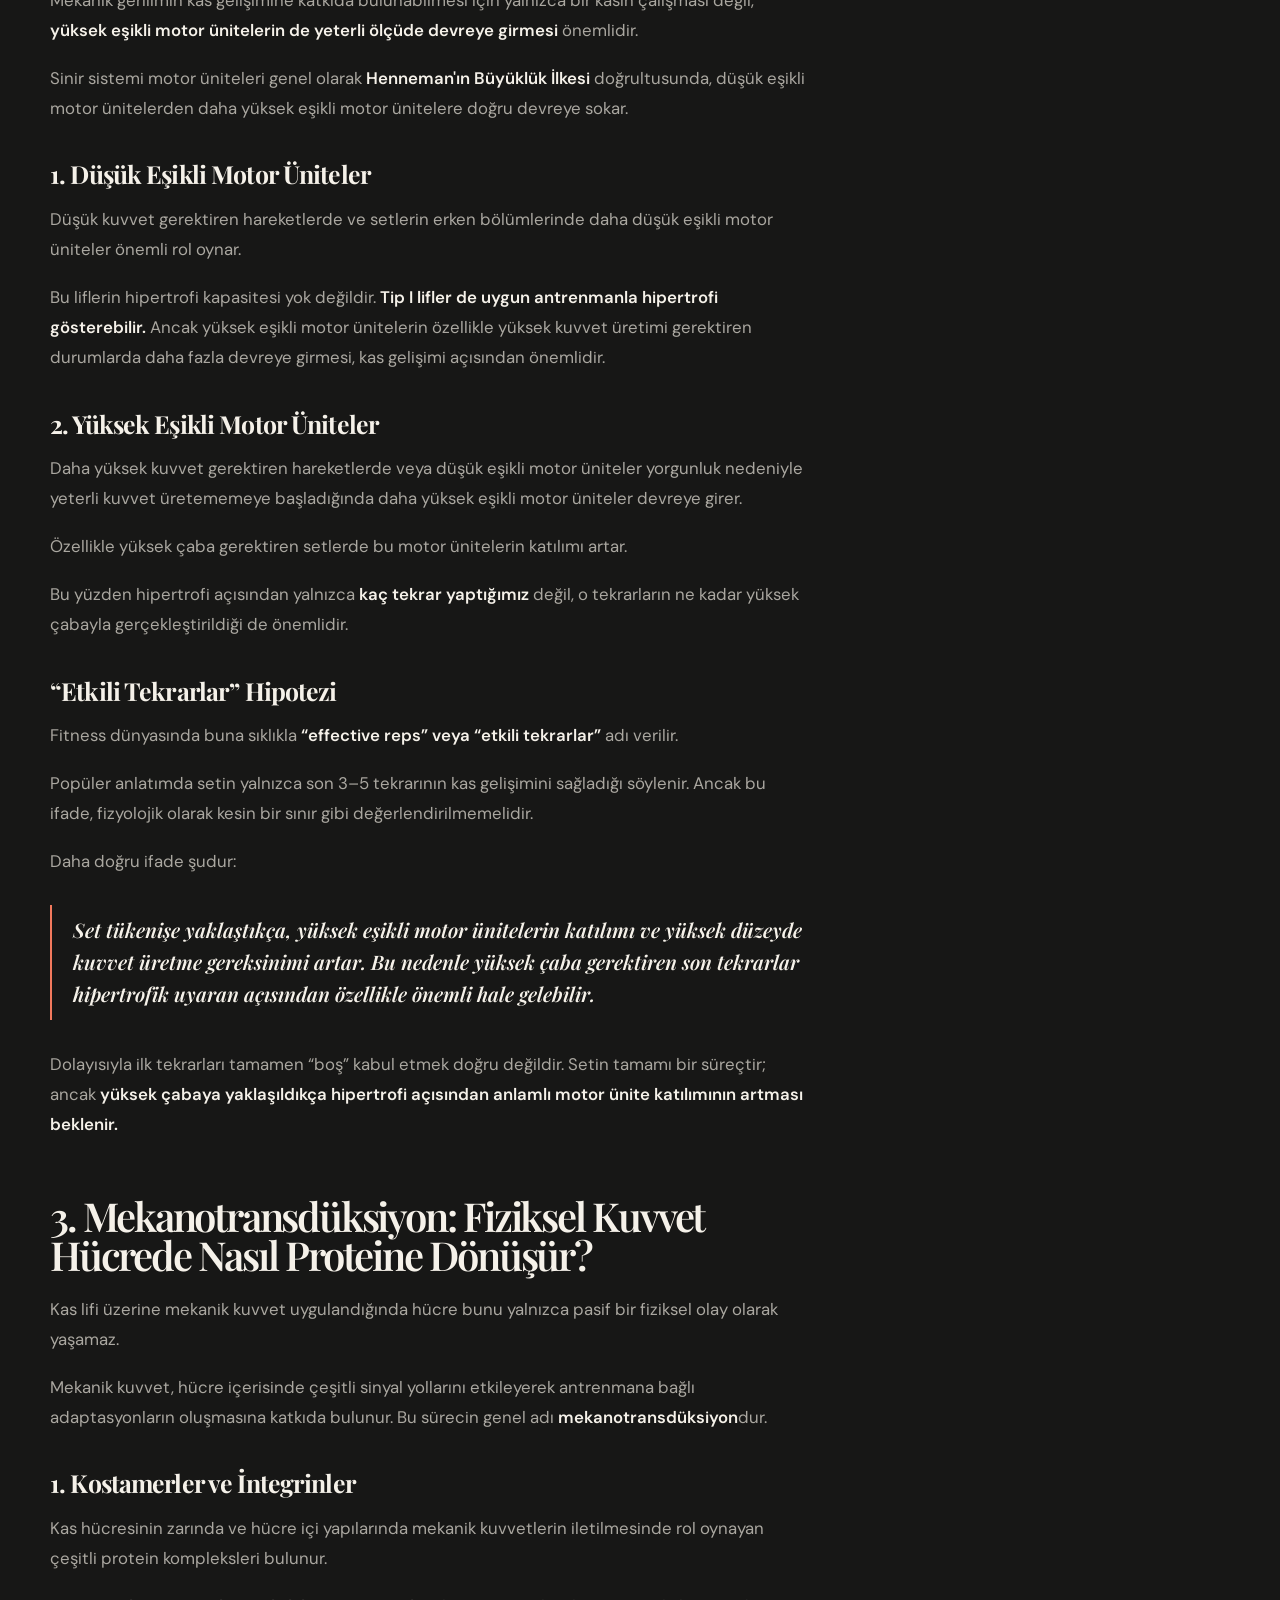
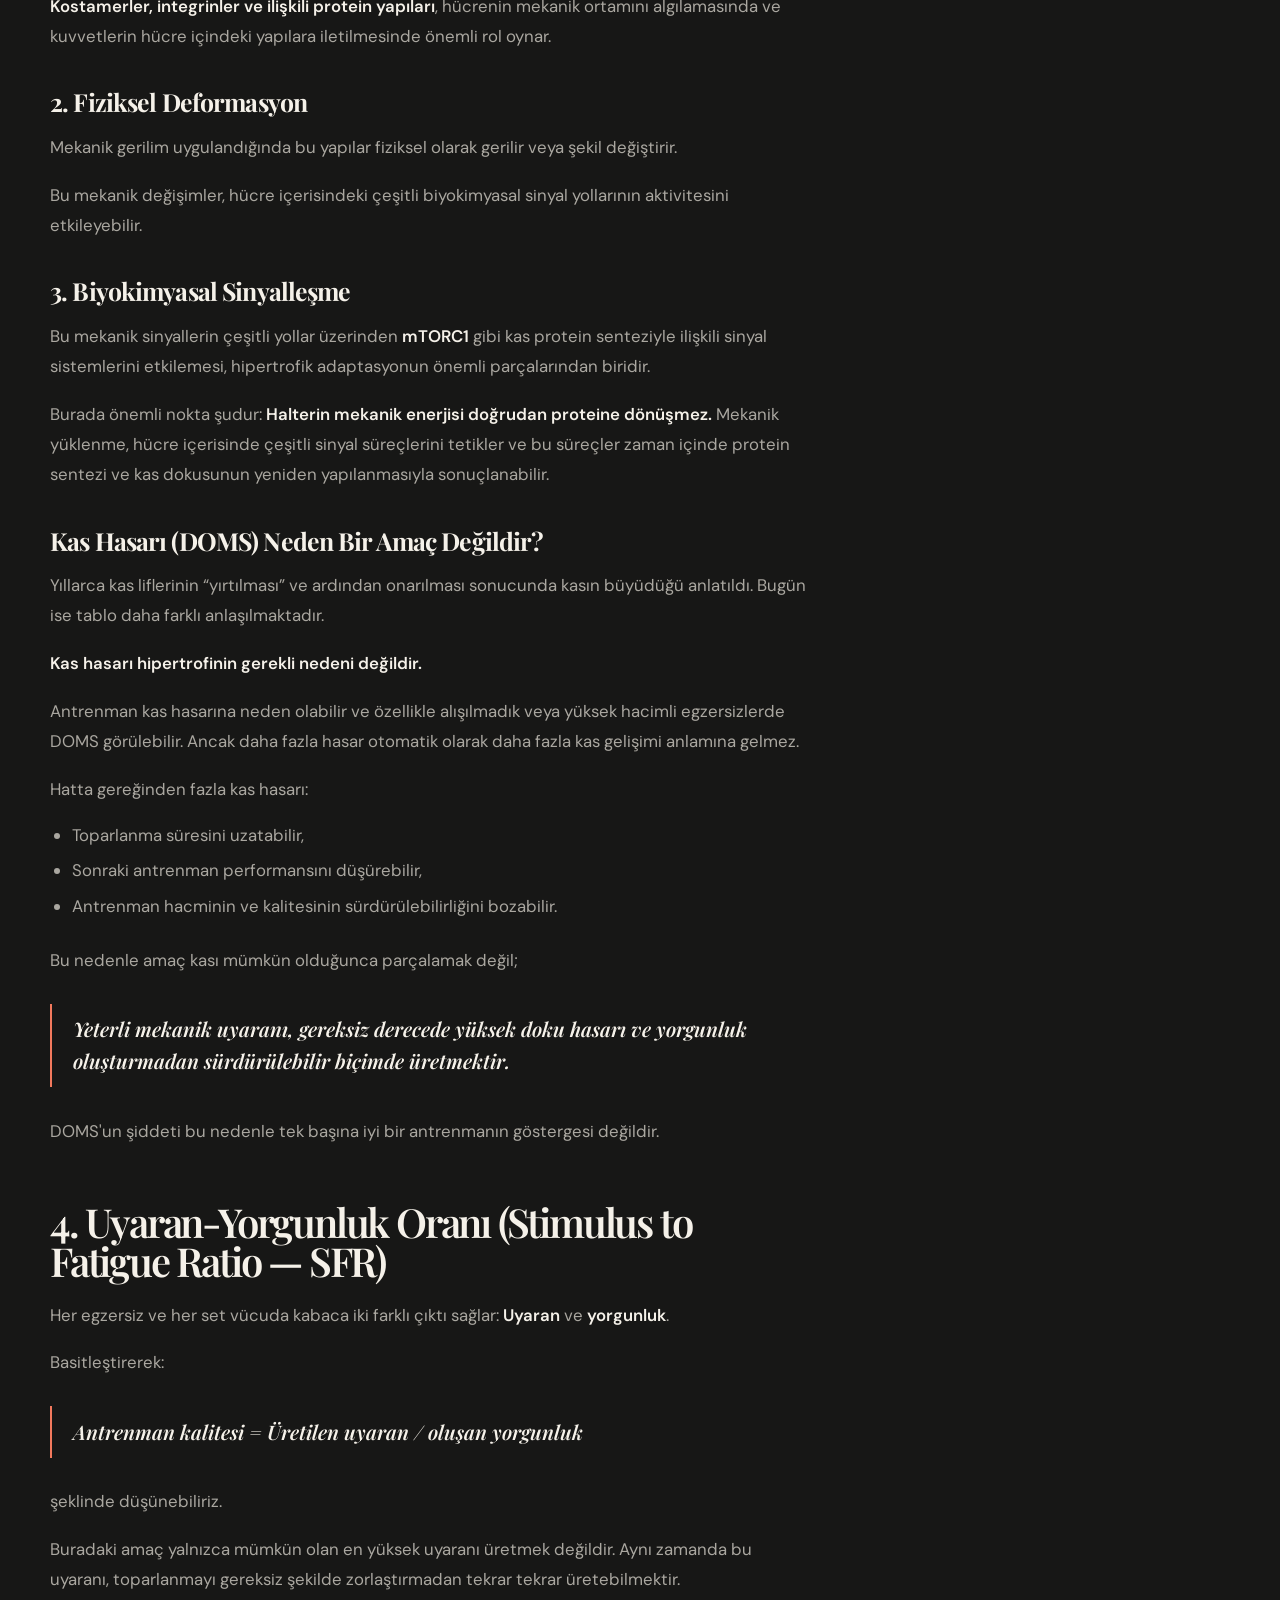
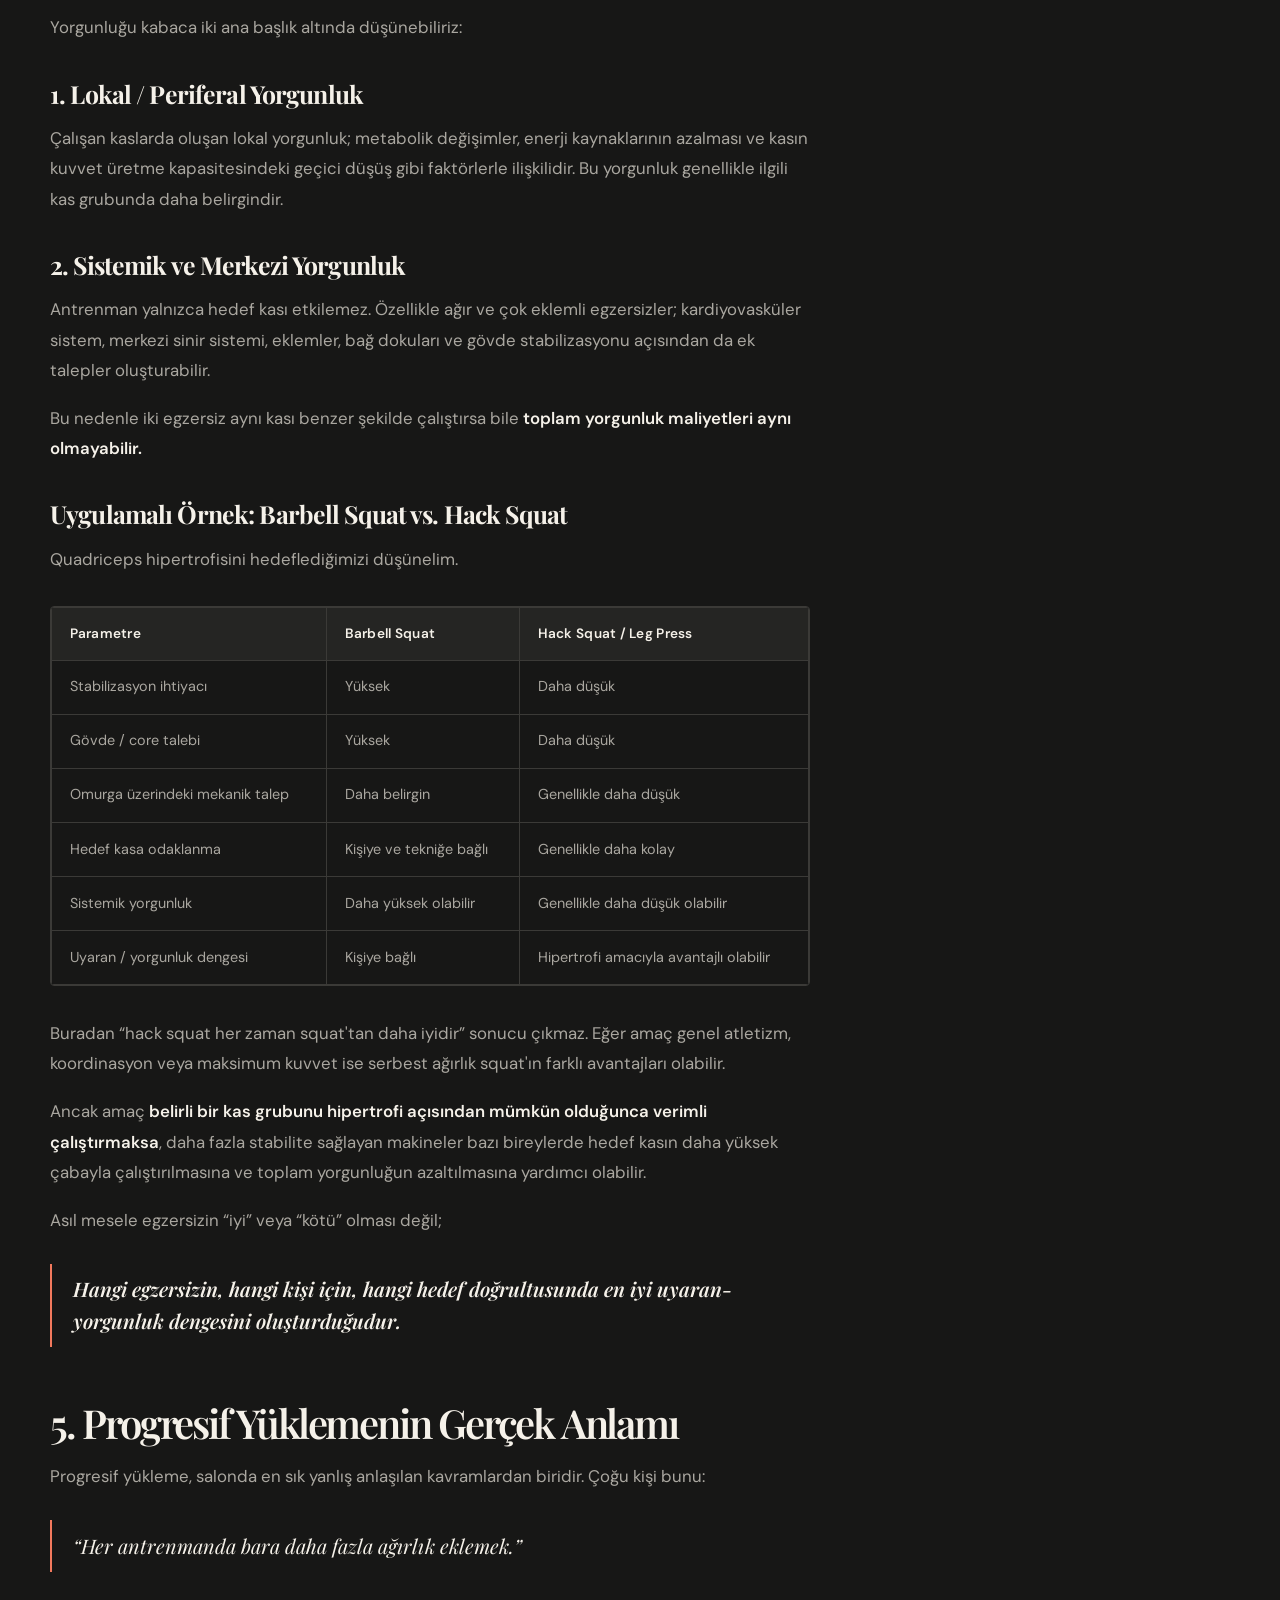
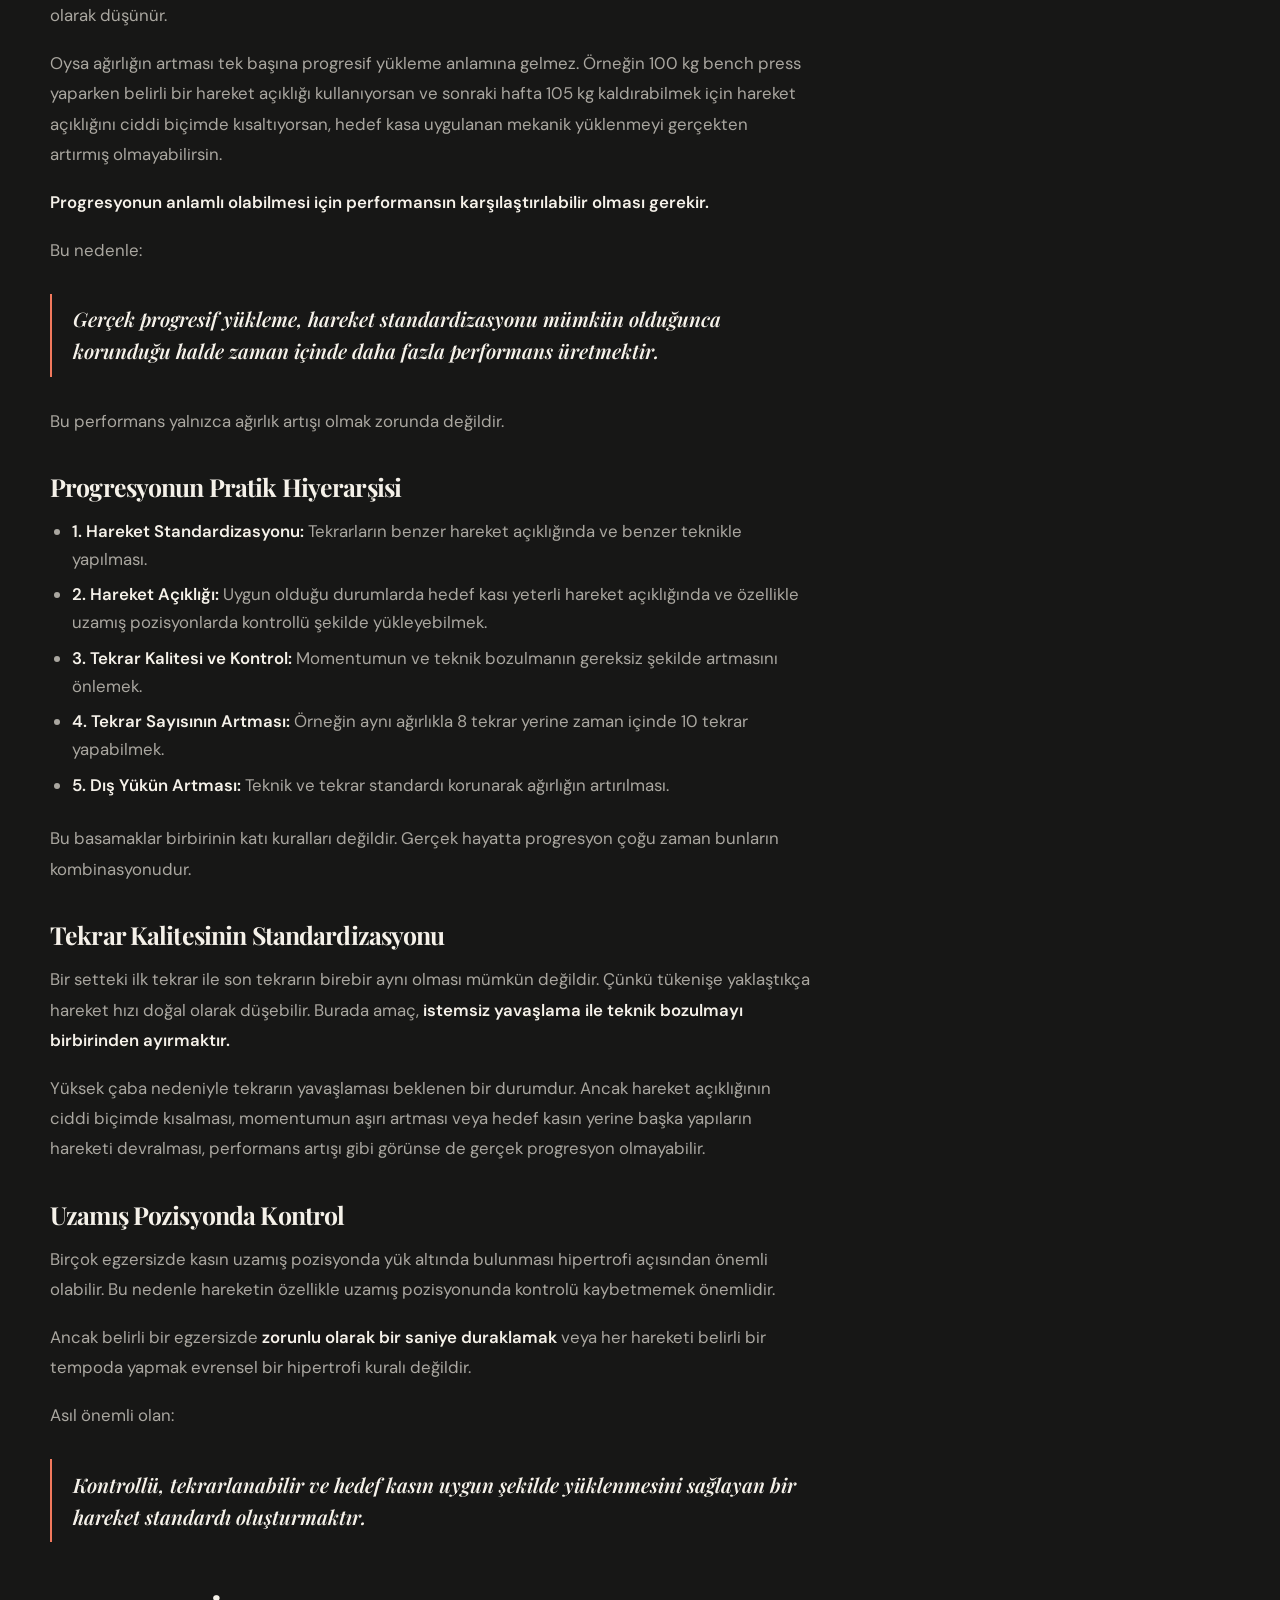
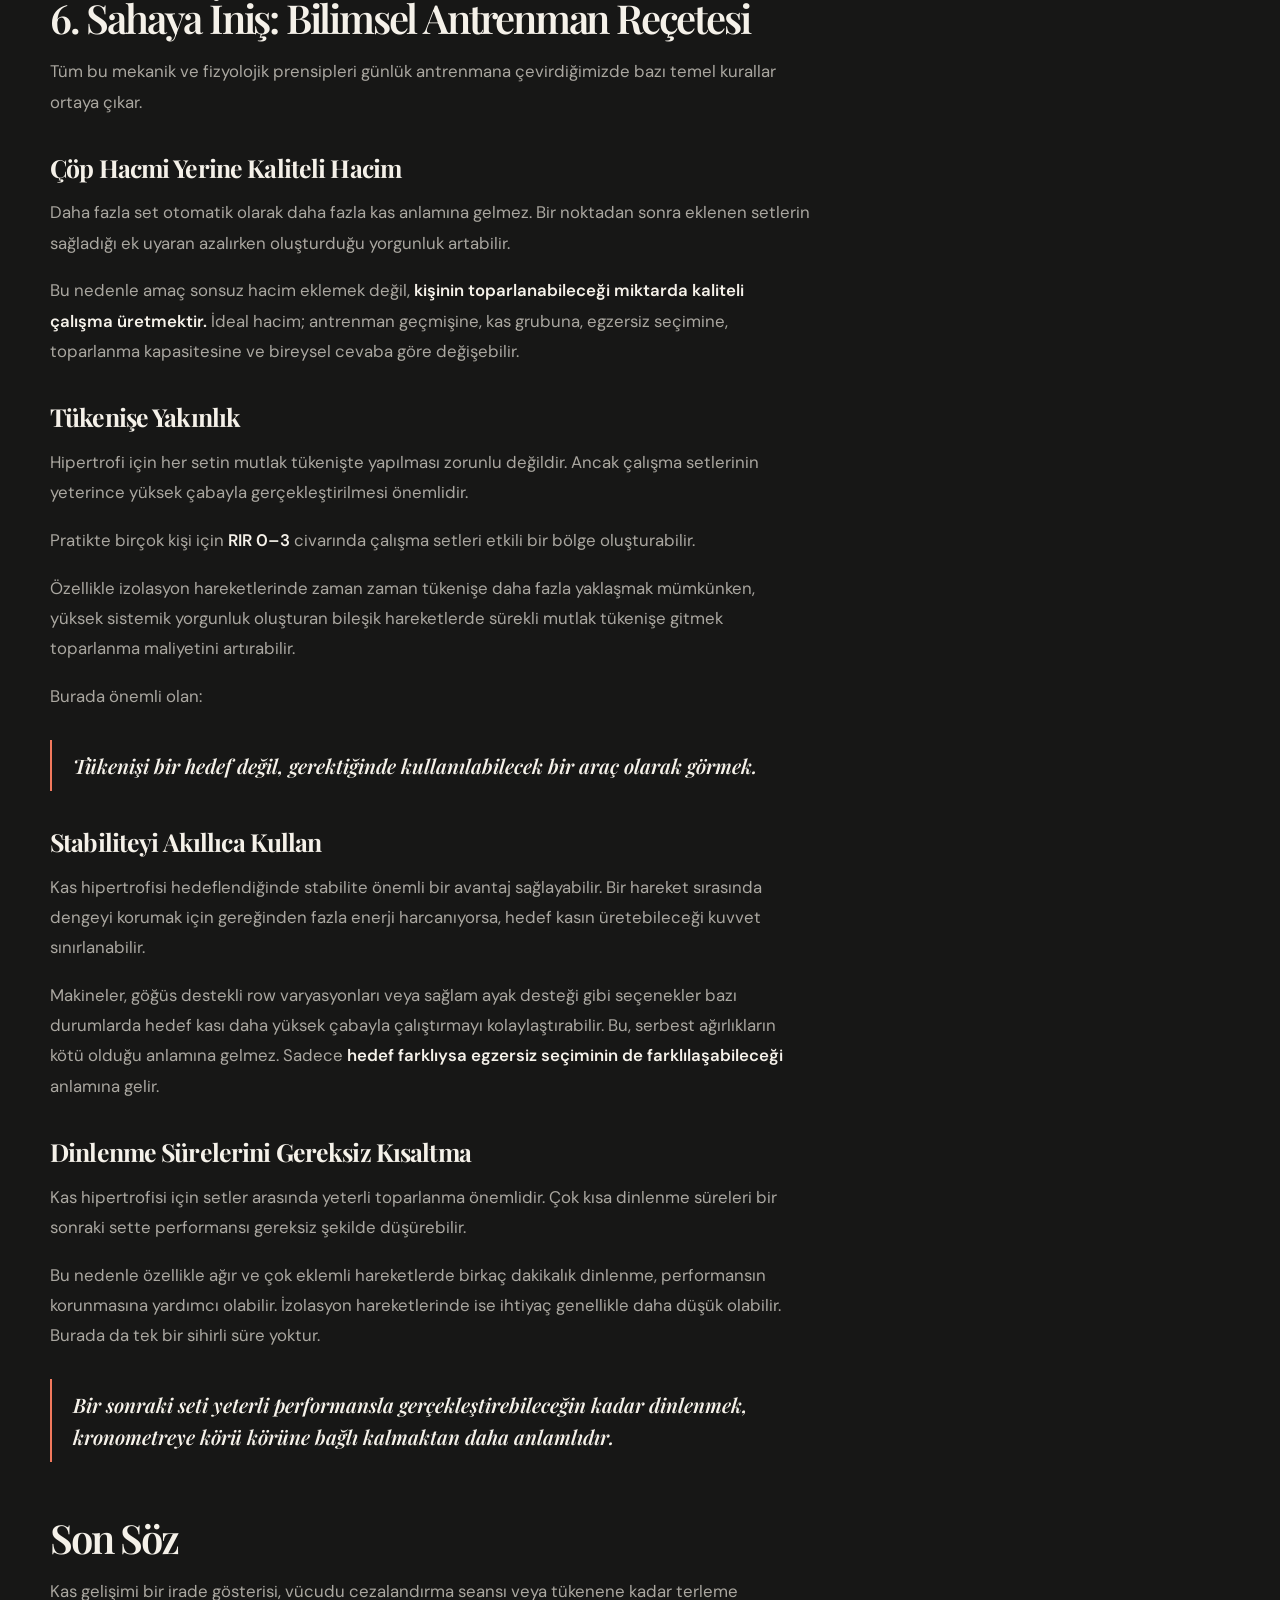
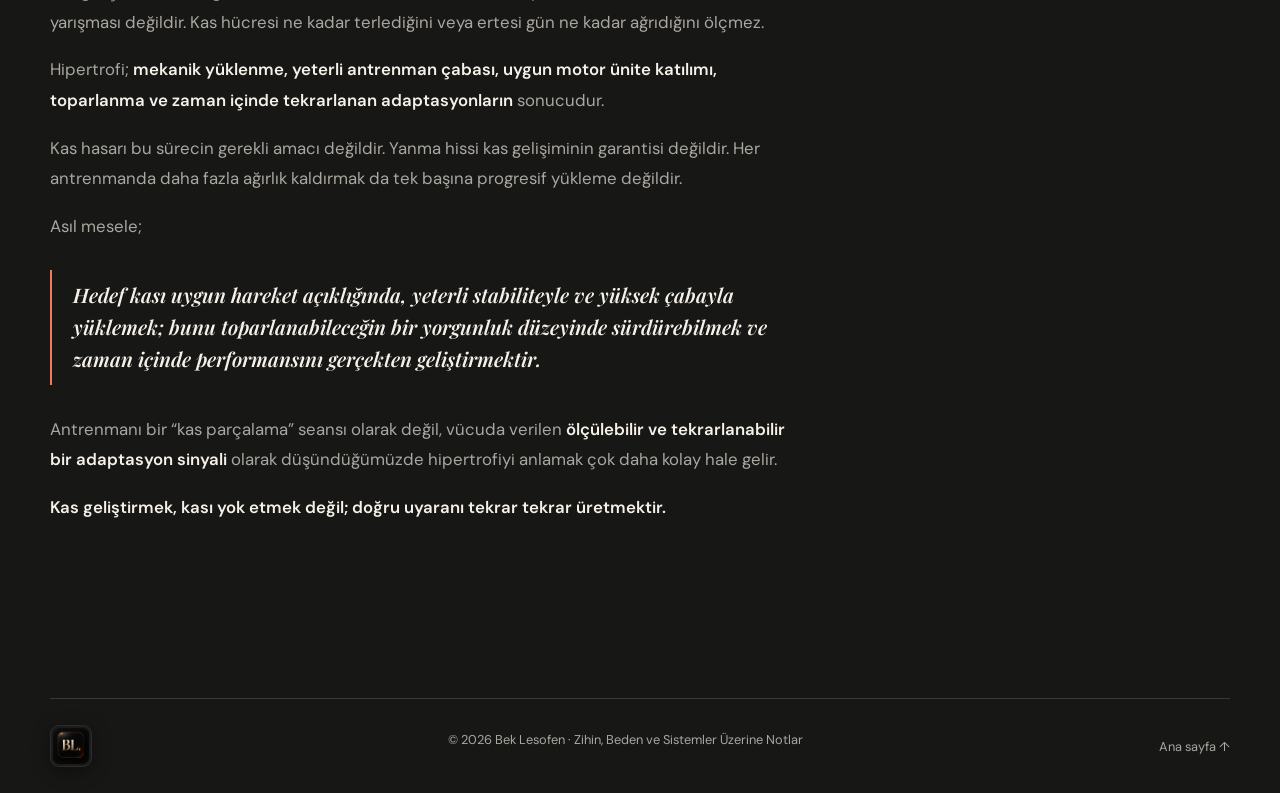
<file: yazilar/kas-gelisimi-mekanik-gerilim.html>
<!DOCTYPE html>
<html lang="tr"><head><meta charset="UTF-8" /><meta name="viewport" content="width=device-width, initial-scale=1.0" /><meta name="referrer" content="strict-origin-when-cross-origin" /><meta name="description" content="Kas gelişiminde mekanik gerilim, stimulus ve progresif yüklemenin rolü üzerine bir başlangıç rehberi." /><title>Kas Gelişimini Anlamak: Mekanik Gerilim, Stimulus ve Progresif Yükleme | Bek Lesofen</title><link rel="canonical" href="https://berat-lesofen.github.io/bek-lesofen/yazilar/kas-gelisimi-mekanik-gerilim.html" /><meta property="og:title" content="Kas Gelişimini Anlamak: Mekanik Gerilim, Stimulus ve Progresif Yükleme" /><meta property="og:description" content="Kuvvet gelişimi ve adaptasyonun arkasındaki temel ilkeler için bir başlangıç rehberi." /><meta property="og:type" content="article" /><meta property="og:url" content="https://berat-lesofen.github.io/bek-lesofen/yazilar/kas-gelisimi-mekanik-gerilim.html" /><meta property="og:image" content="https://berat-lesofen.github.io/bek-lesofen/assets/images/fitness.png" /><meta name="twitter:card" content="summary_large_image" /><meta name="twitter:title" content="Kas Gelişimini Anlamak: Mekanik Gerilim, Stimulus ve Progresif Yükleme" /><meta name="twitter:description" content="Kas hipertrofisinin arkasındaki mekanik gerilim, stimulus-yorgunluk dengesi ve progresif yüklemenin biyomekaniği." /><meta name="twitter:image" content="https://berat-lesofen.github.io/bek-lesofen/assets/images/fitness.png" /><link rel="preconnect" href="https://fonts.googleapis.com" /><link rel="preconnect" href="https://fonts.gstatic.com" crossorigin /><link href="https://fonts.googleapis.com/css2?family=DM+Sans:wght@400;500;600;700&family=Playfair+Display:wght@600;700&display=swap" rel="stylesheet" /><link rel="stylesheet" href="../style.css" /><link rel="icon" type="image/png" href="../assets/images/yenilogo.png" /></head>
  <body class="article-page" data-page="article" data-post-slug="kas-gelisimi-mekanik-gerilim"><header class="site-header"><a class="logo" href="../index.html#anasayfa" aria-label="Bek Lesofen ana sayfaya git" id="logo"><img src="../assets/images/bek-lesofen-navbar2.png" alt="Bek Lesofen" class="logo-navbar-img" width="204" height="68" /></a><nav class="desktop-nav" aria-label="Ana menü"><a href="../index.html#hakkimda">Hakkımda</a><a href="../index.html#kategoriler">Konular</a><a href="../index.html#yazilar">Yazılar</a><a href="../index.html#iletisim">İletişim</a></nav><div class="header-actions"><button class="menu-toggle" type="button" aria-expanded="false" aria-label="Menüyü aç"><span></span><span></span></button></div></header><main class="article-main"><article class="article"><a class="back-link" href="../index.html#yazilar">← Tüm yazılara dön</a><p class="eyebrow" id="article-category"></p><h1 id="article-title"></h1><div class="article-meta"><time id="article-date"></time><span aria-hidden="true">·</span><span id="article-reading-time"></span></div><p class="article-intro" id="article-intro"></p><figure class="article-image" id="article-image"></figure><div class="article-content" id="article-content"></div></article></main><footer><a class="logo" href="../index.html#anasayfa" id="footer-logo"><span class="logo-frame logo-frame-footer"><img src="../assets/images/yenilogo.png" alt="Bek Lesofen" class="logo-img" /></span></a><p>© <span id="year"></span> <span id="footer-name"></span> · <span id="footer-tagline"></span></p><a href="../index.html#anasayfa">Ana sayfa ↑</a></footer><script src="../content.js"></script><script src="../script.js"></script></body>
</html>
</file>
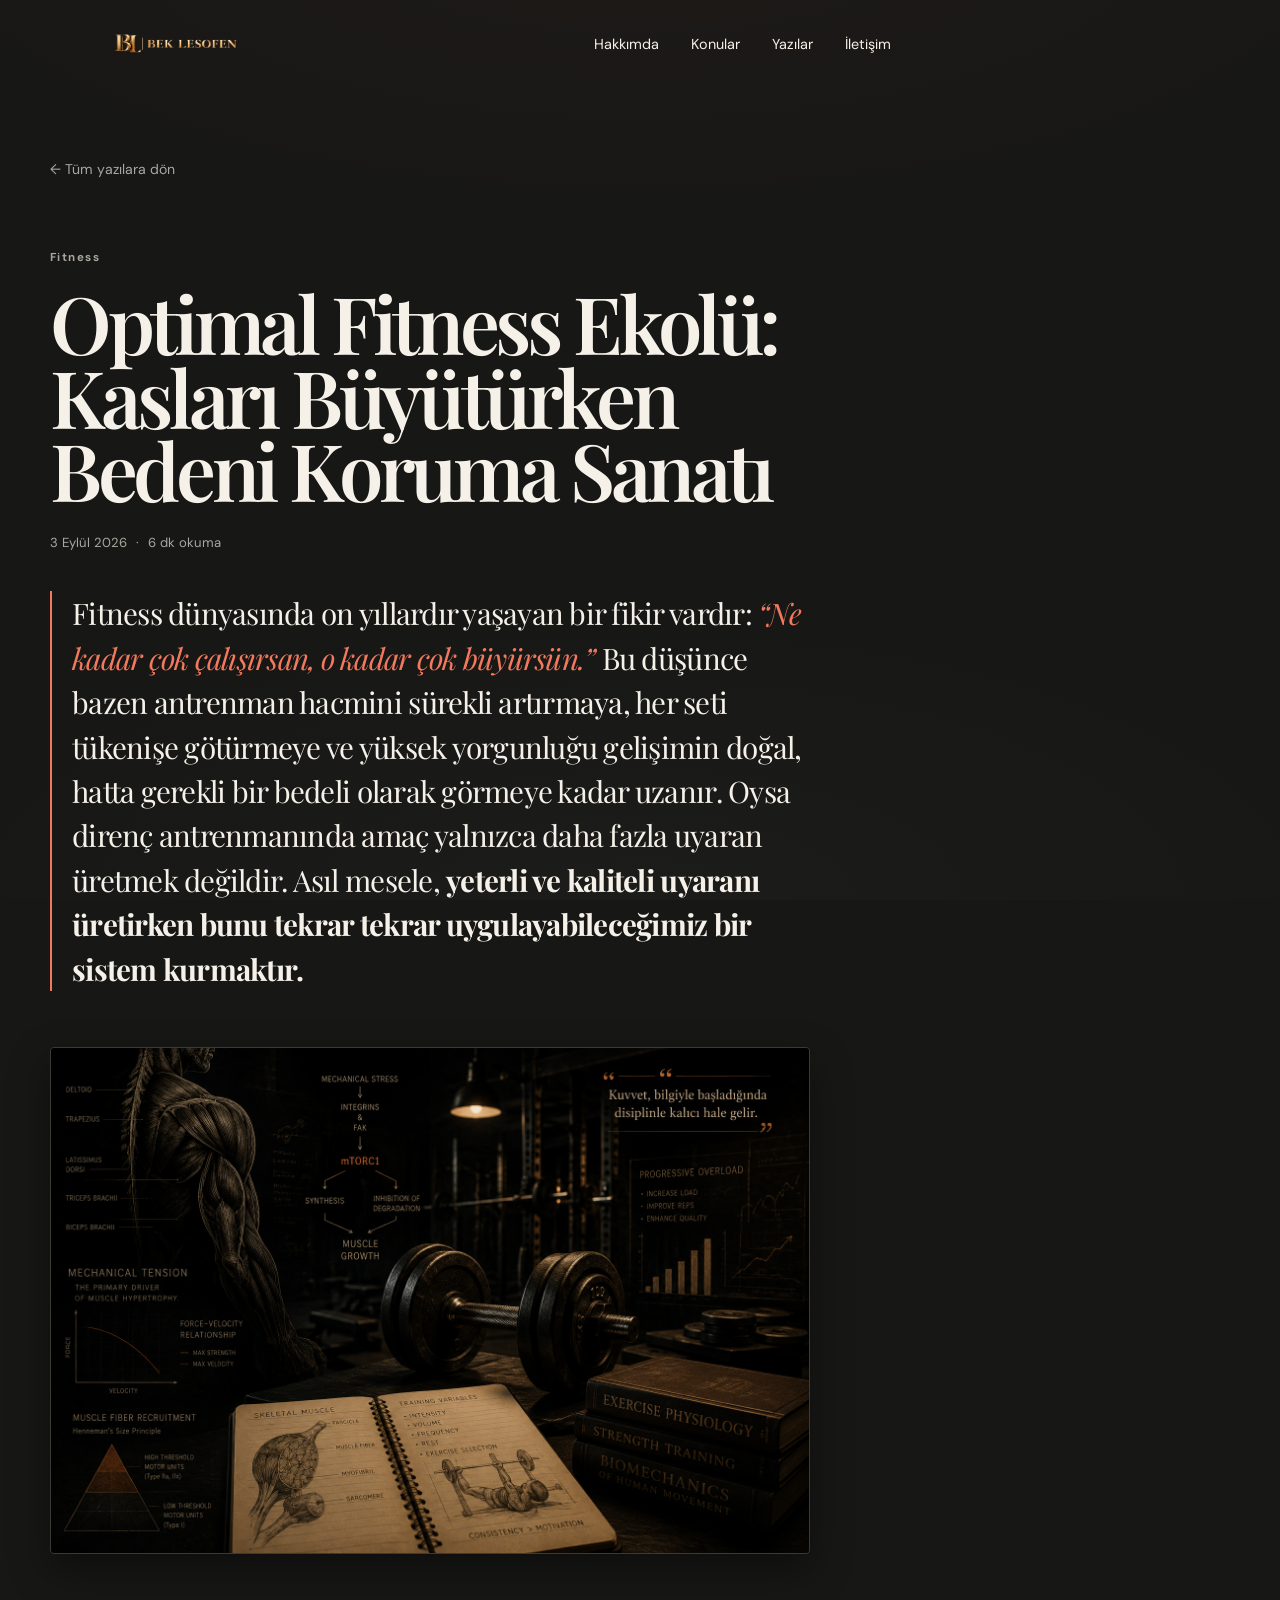
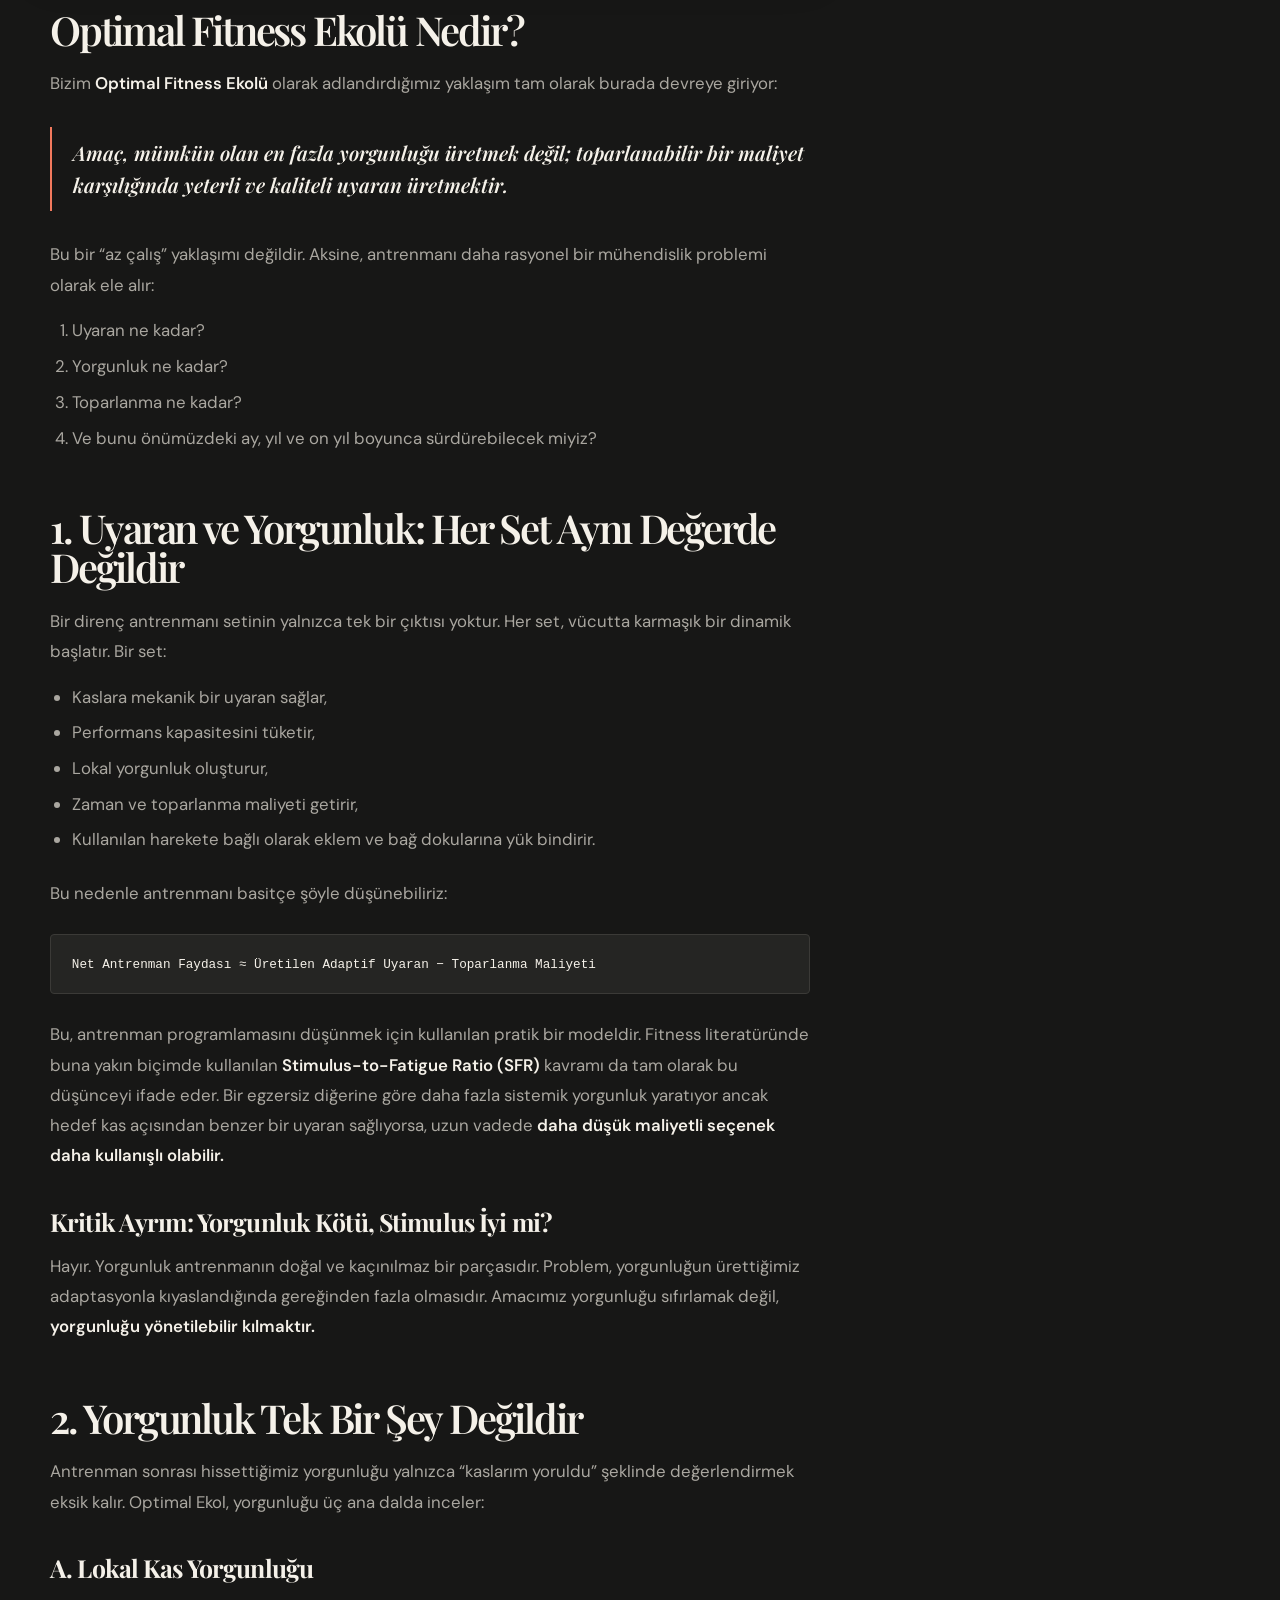
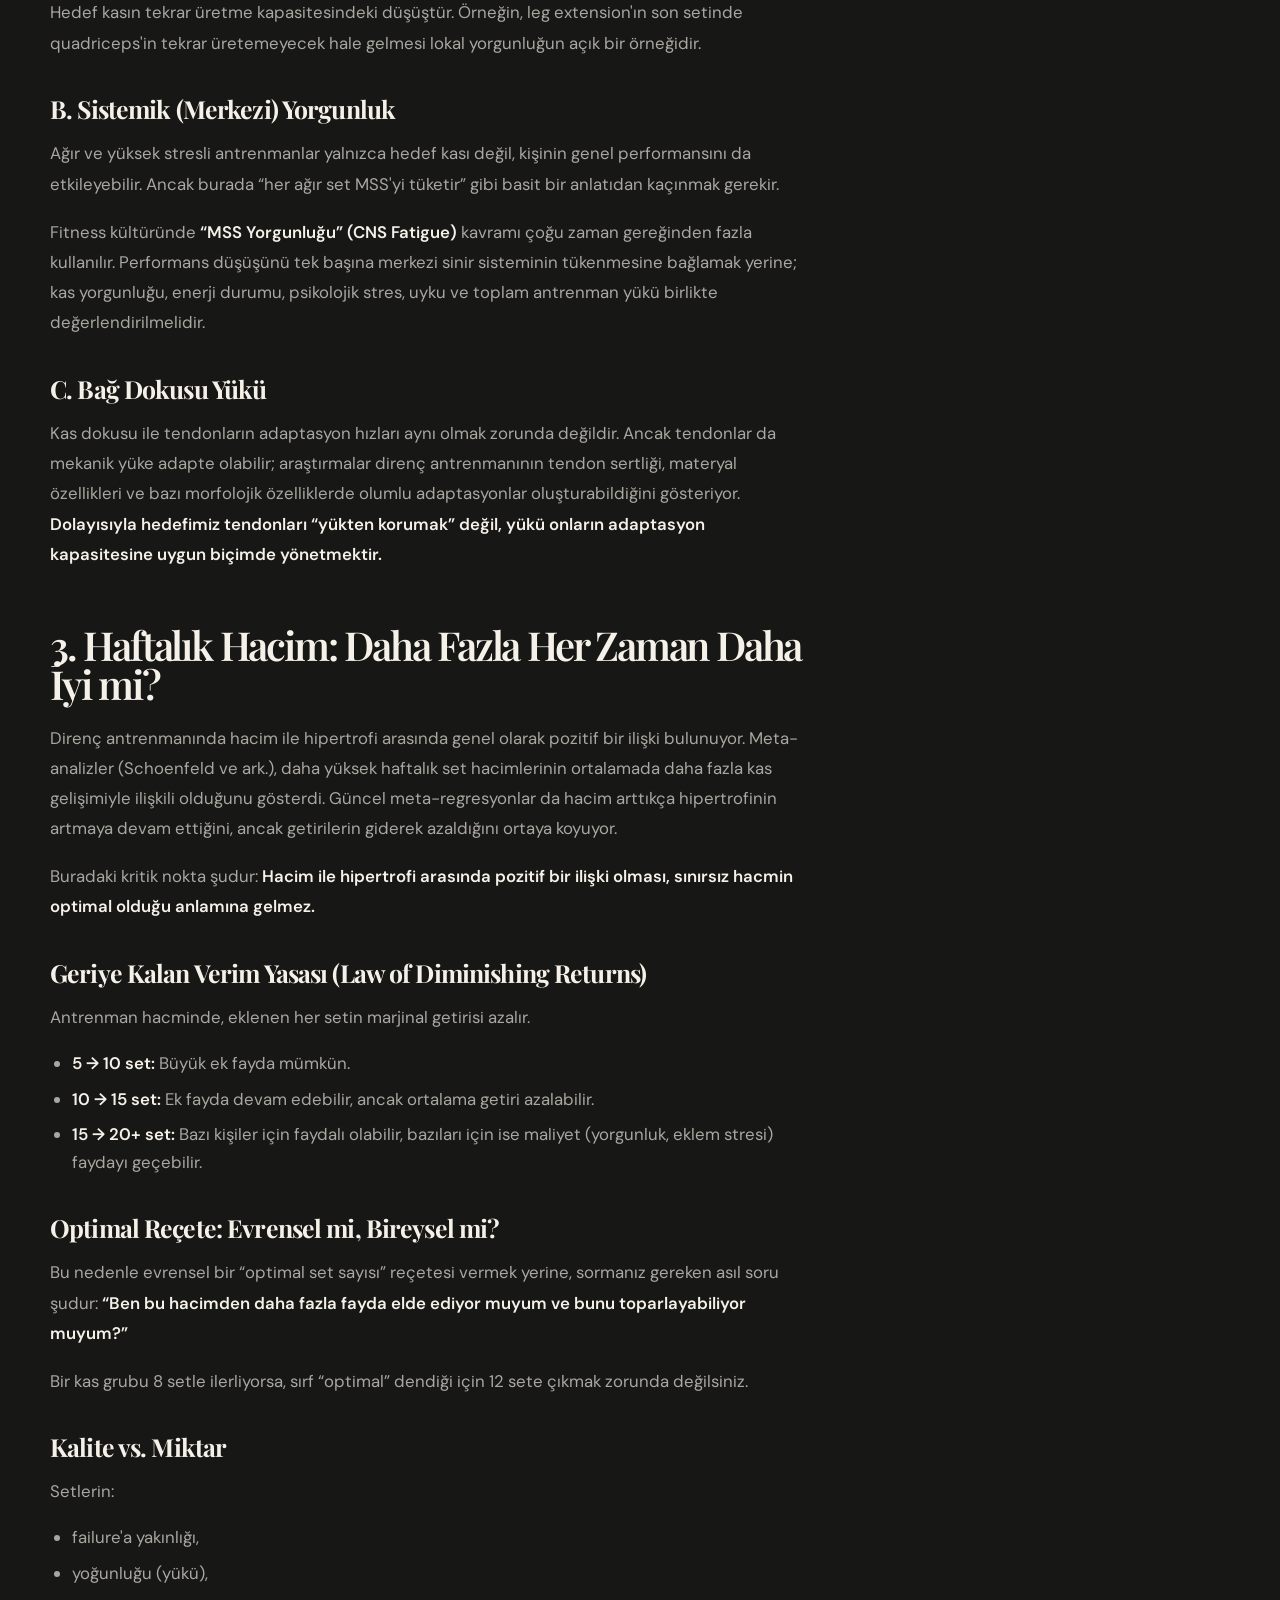
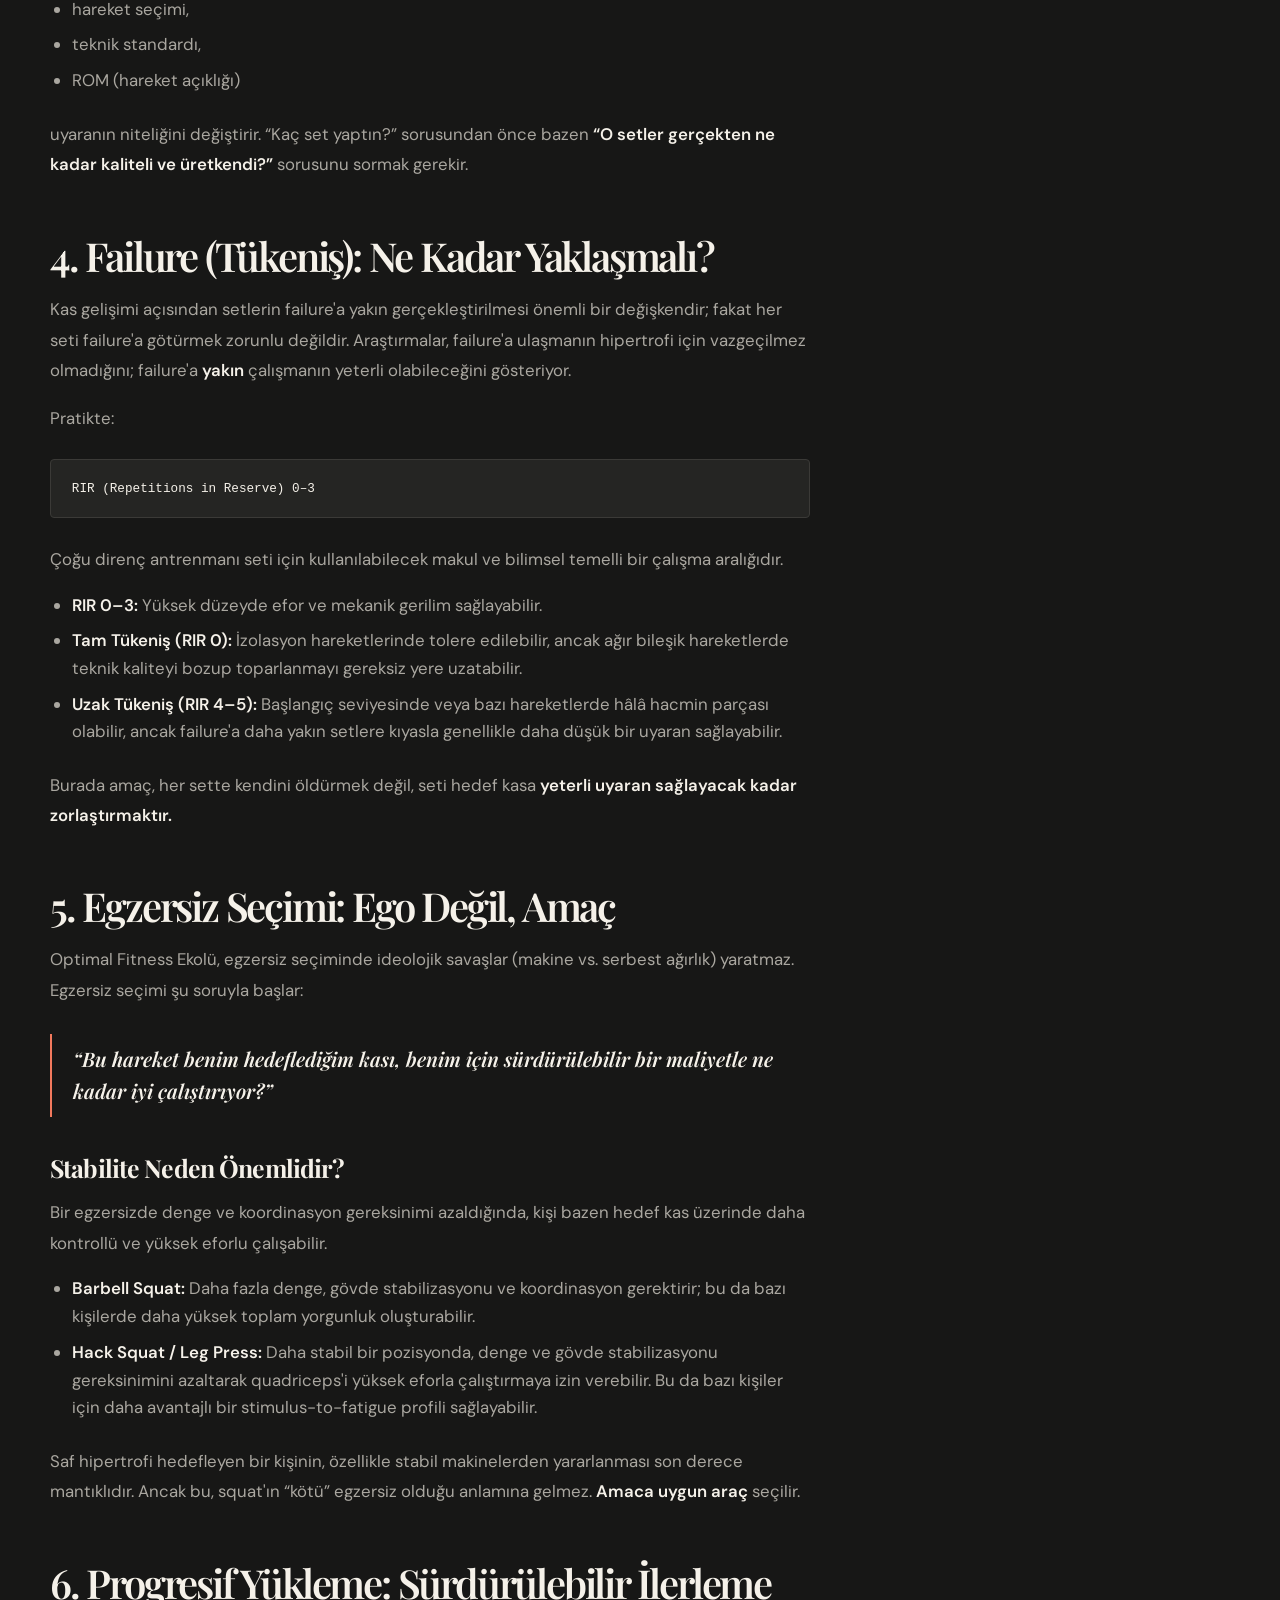
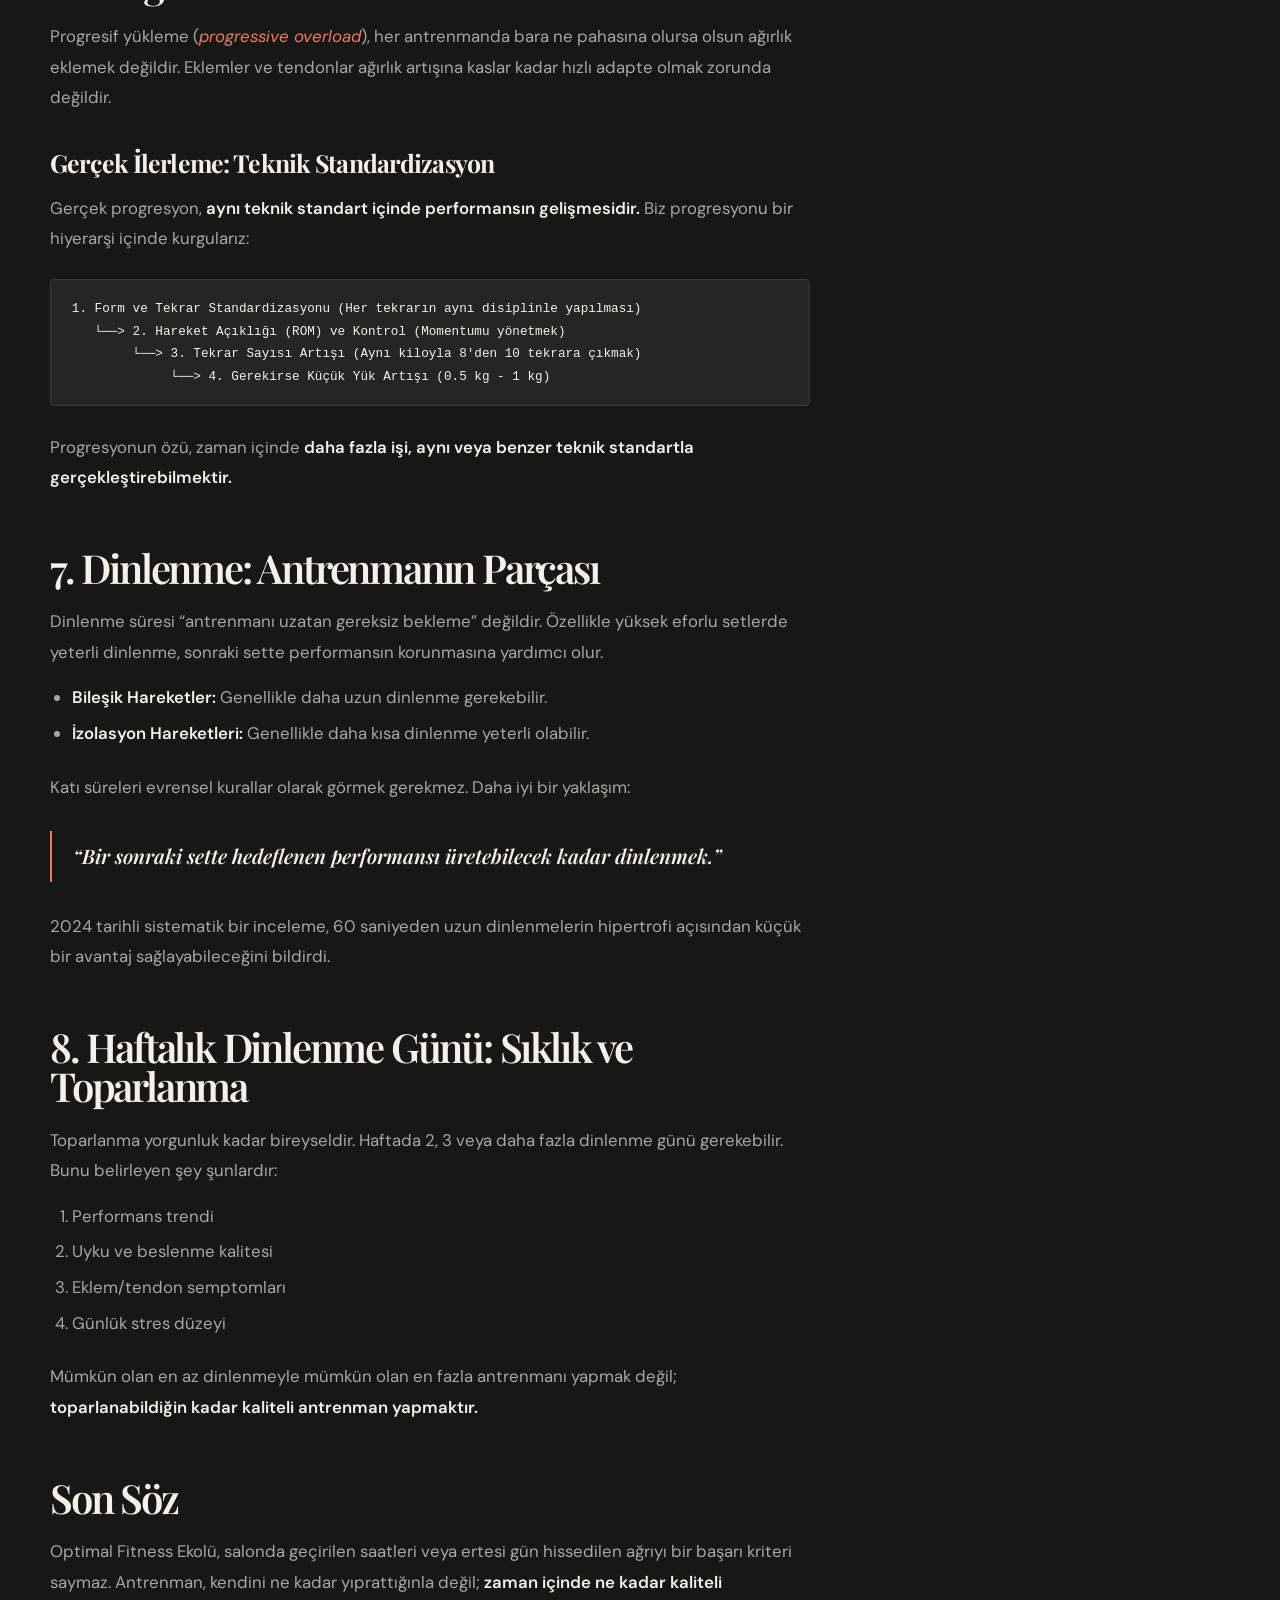
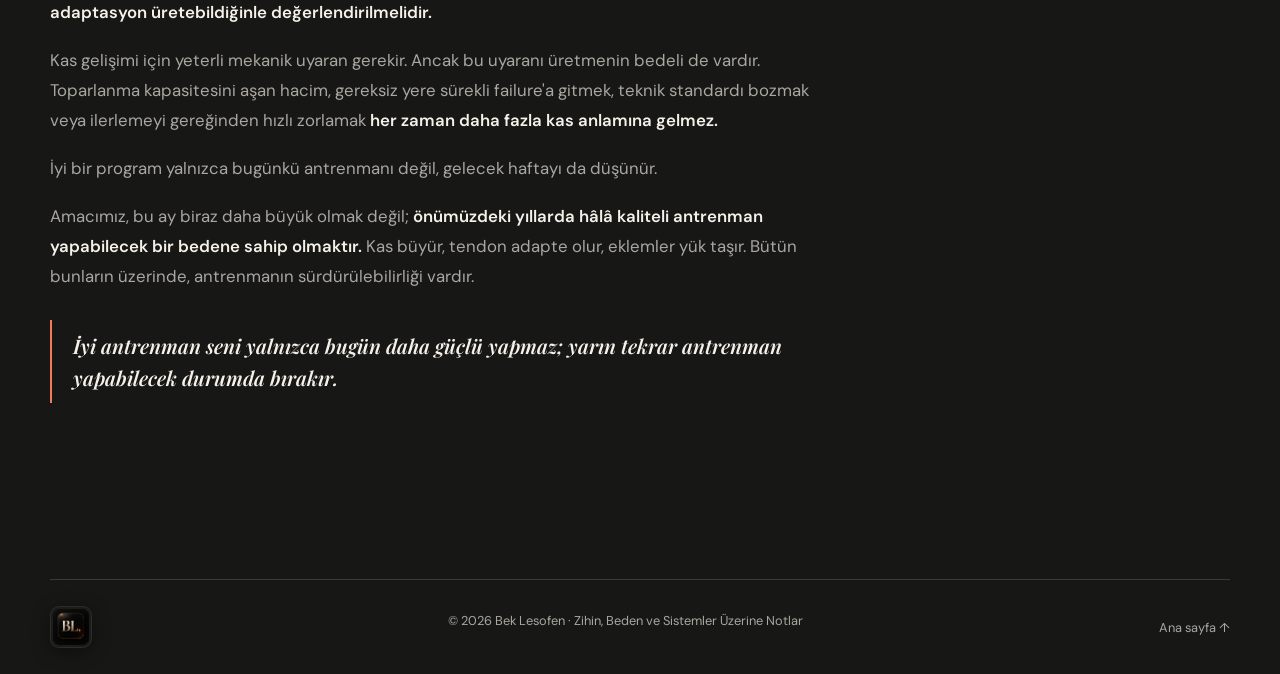
<file: yazilar/optimal-fitness-ekolu.html>
<!DOCTYPE html>
<html lang="tr">
  <head>
    <meta charset="UTF-8" />
    <meta name="viewport" content="width=device-width, initial-scale=1.0" /><meta name="referrer" content="strict-origin-when-cross-origin" />
    <meta name="description" content="Sadece kasları değil; eklemleri, tendonları, toparlanmayı ve uzun vadeli performansı da hesaba katan, bilime dayalı sürdürülebilir antrenman anlayışı." />
    <title>Optimal Fitness Ekolü: Kasları Büyütürken Bedeni Koruma Sanatı | Bek Lesofen</title>
    <link rel="canonical" href="https://berat-lesofen.github.io/bek-lesofen/yazilar/optimal-fitness-ekolu.html" />
    <meta property="og:title" content="Optimal Fitness Ekolü: Kasları Büyütürken Bedeni Koruma Sanatı" />
    <meta property="og:description" content="Sadece kasları değil; eklemleri, tendonları, toparlanmayı ve uzun vadeli performansı da hesaba katan, bilime dayalı sürdürülebilir antrenman anlayışı." />
    <meta property="og:type" content="article" />
    <meta property="og:url" content="https://berat-lesofen.github.io/bek-lesofen/yazilar/optimal-fitness-ekolu.html" />
    <meta property="og:image" content="https://berat-lesofen.github.io/bek-lesofen/assets/images/fitness.png" />
    <meta name="twitter:card" content="summary_large_image" />
    <meta name="twitter:title" content="Optimal Fitness Ekolü: Kasları Büyütürken Bedeni Koruma Sanatı" />
    <meta name="twitter:description" content="Sadece kasları değil; eklemleri, tendonları, toparlanmayı ve uzun vadeli performansı da hesaba katan, bilime dayalı sürdürülebilir antrenman anlayışı." />
    <meta name="twitter:image" content="https://berat-lesofen.github.io/bek-lesofen/assets/images/fitness.png" />
    <link rel="preconnect" href="https://fonts.googleapis.com" />
    <link rel="preconnect" href="https://fonts.gstatic.com" crossorigin />
    <link href="https://fonts.googleapis.com/css2?family=DM+Sans:wght@400;500;600;700&family=Playfair+Display:wght@600;700&display=swap" rel="stylesheet" />
    <link rel="stylesheet" href="../style.css" />
    <link rel="icon" type="image/png" href="../assets/images/yenilogo.png" />
  </head>
  <body class="article-page" data-page="article" data-post-slug="optimal-fitness-ekolu">
    <header class="site-header">
      <a class="logo" href="../index.html#anasayfa" aria-label="Bek Lesofen ana sayfaya git" id="logo"><img src="../assets/images/bek-lesofen-navbar2.png" alt="Bek Lesofen" class="logo-navbar-img" width="204" height="68" /></a>
      <nav class="desktop-nav" aria-label="Ana menü"><a href="../index.html#hakkimda">Hakkımda</a><a href="../index.html#kategoriler">Konular</a><a href="../index.html#yazilar">Yazılar</a><a href="../index.html#iletisim">İletişim</a></nav>
      <div class="header-actions"><button class="menu-toggle" type="button" aria-expanded="false" aria-label="Menüyü aç"><span></span><span></span></button></div>
    </header>
    <main class="article-main">
      <article class="article">
        <a class="back-link" href="../index.html#yazilar">← Tüm yazılara dön</a>
        <p class="eyebrow" id="article-category"></p>
        <h1 id="article-title"></h1>
        <div class="article-meta"><time id="article-date"></time><span aria-hidden="true">·</span><span id="article-reading-time"></span></div>
        <p class="article-intro" id="article-intro"></p>
        <figure class="article-image" id="article-image"></figure>
        <div class="article-content" id="article-content"></div>
      </article>
    </main>
    <footer>
      <a class="logo" href="../index.html#anasayfa" id="footer-logo"><span class="logo-frame logo-frame-footer"><img src="../assets/images/yenilogo.png" alt="Bek Lesofen" class="logo-img" /></span></a>
      <p>© <span id="year"></span> <span id="footer-name"></span> · <span id="footer-tagline"></span></p>
      <a href="../index.html#anasayfa">Ana sayfa ↑</a>
    </footer>
    <script src="../content.js"></script>
    <script src="../script.js"></script>
  </body>
</html>
</file>
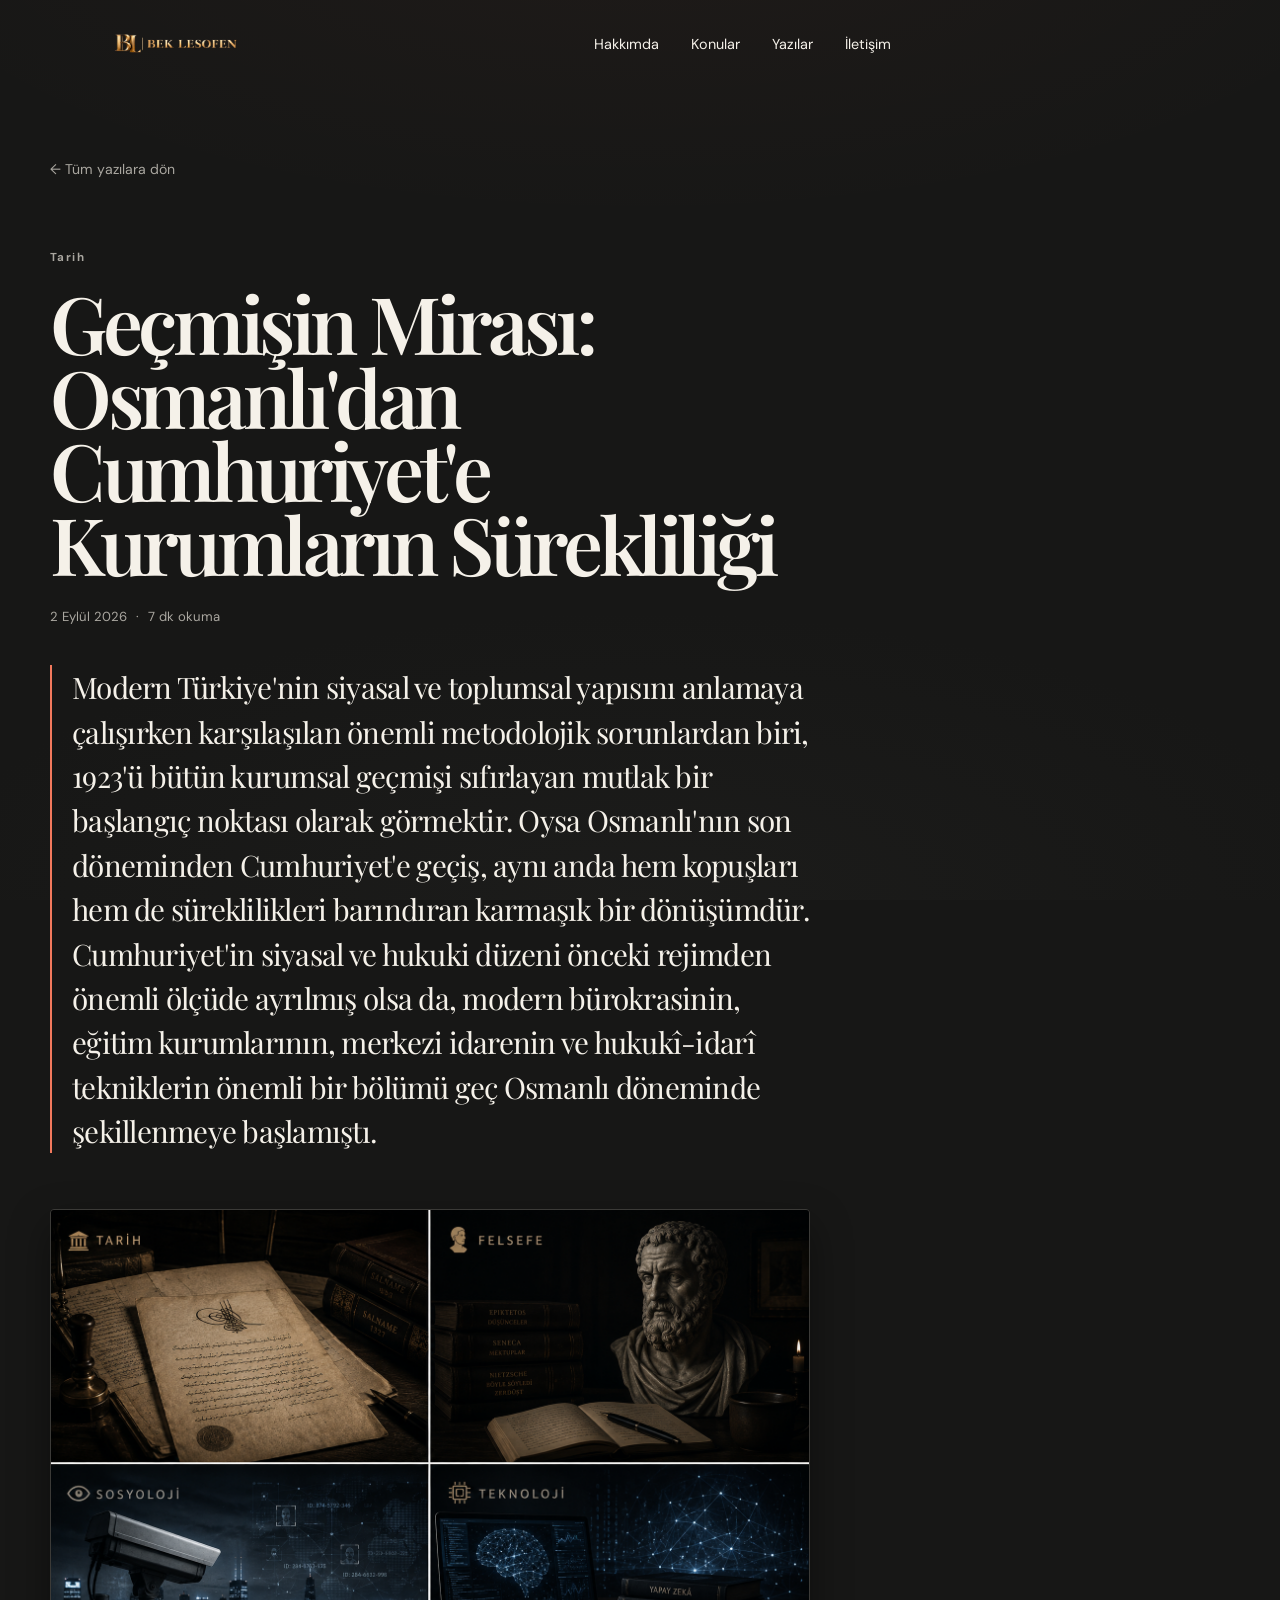
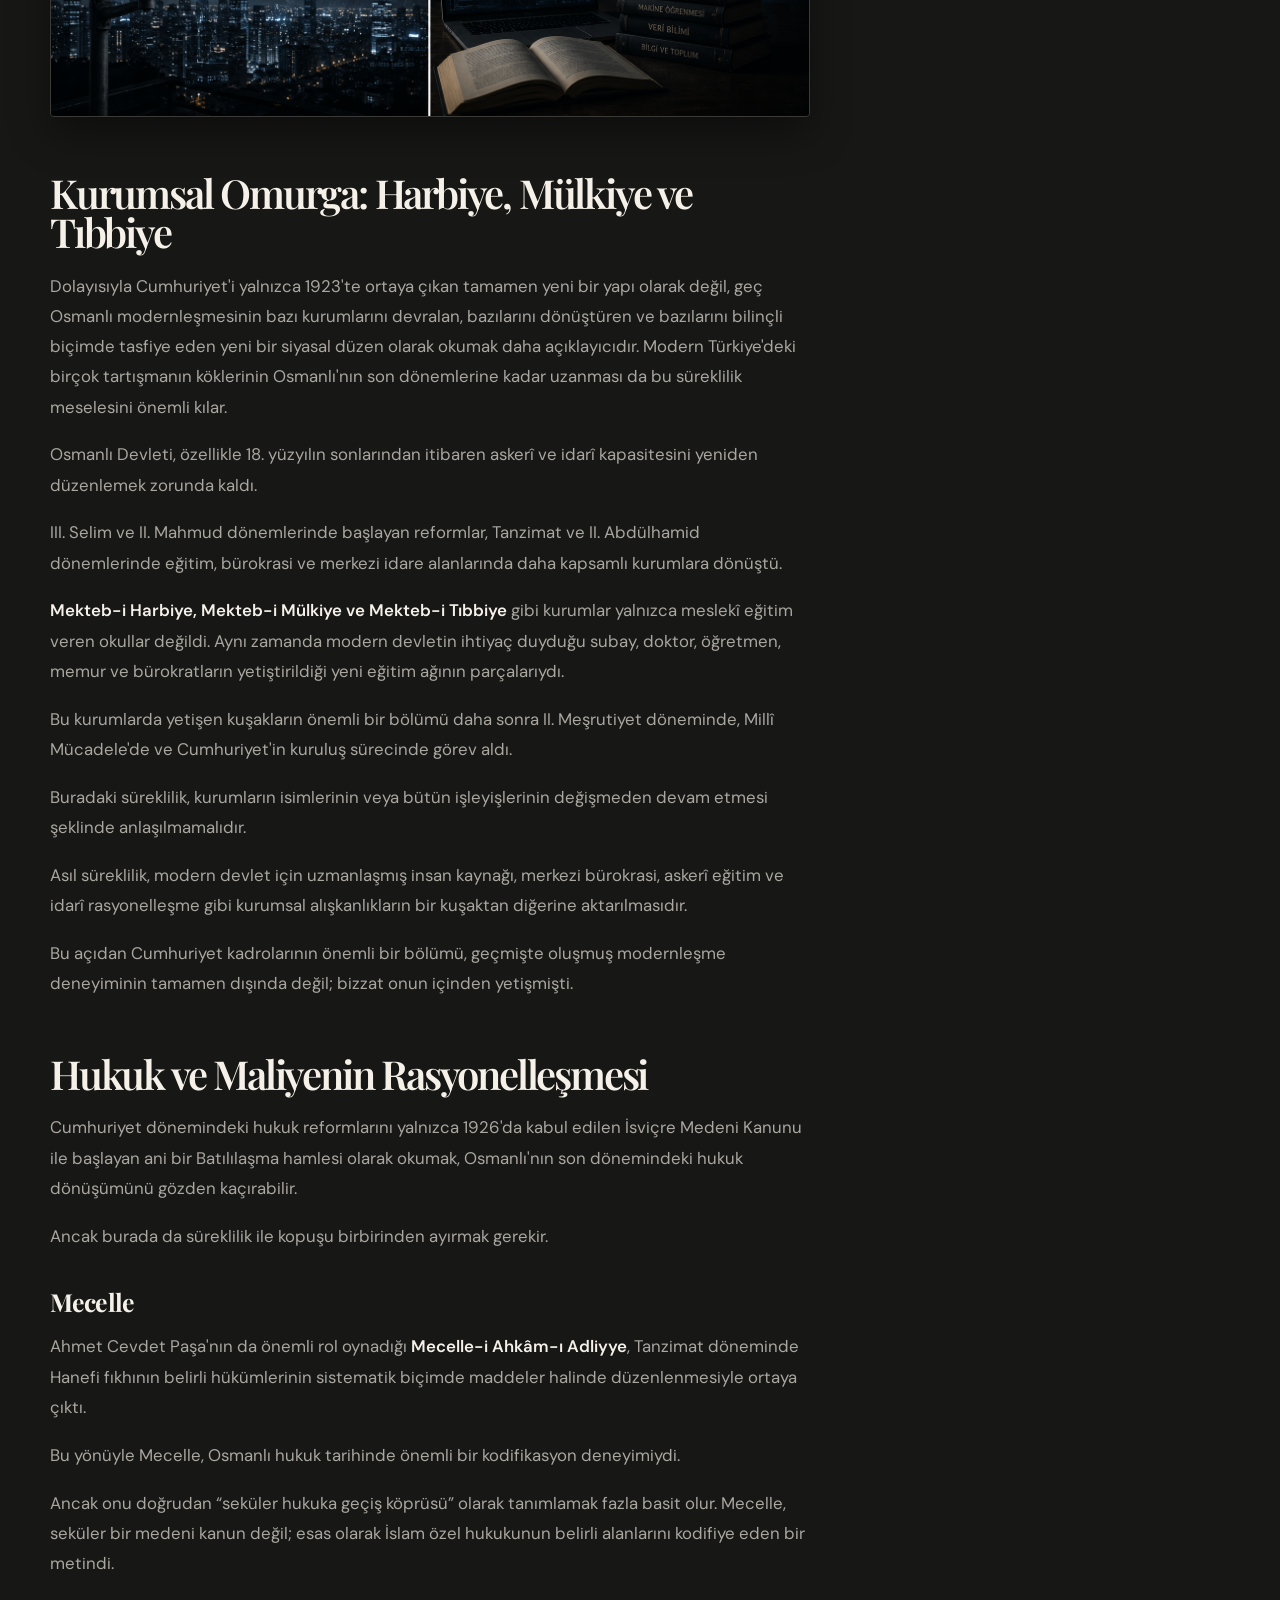
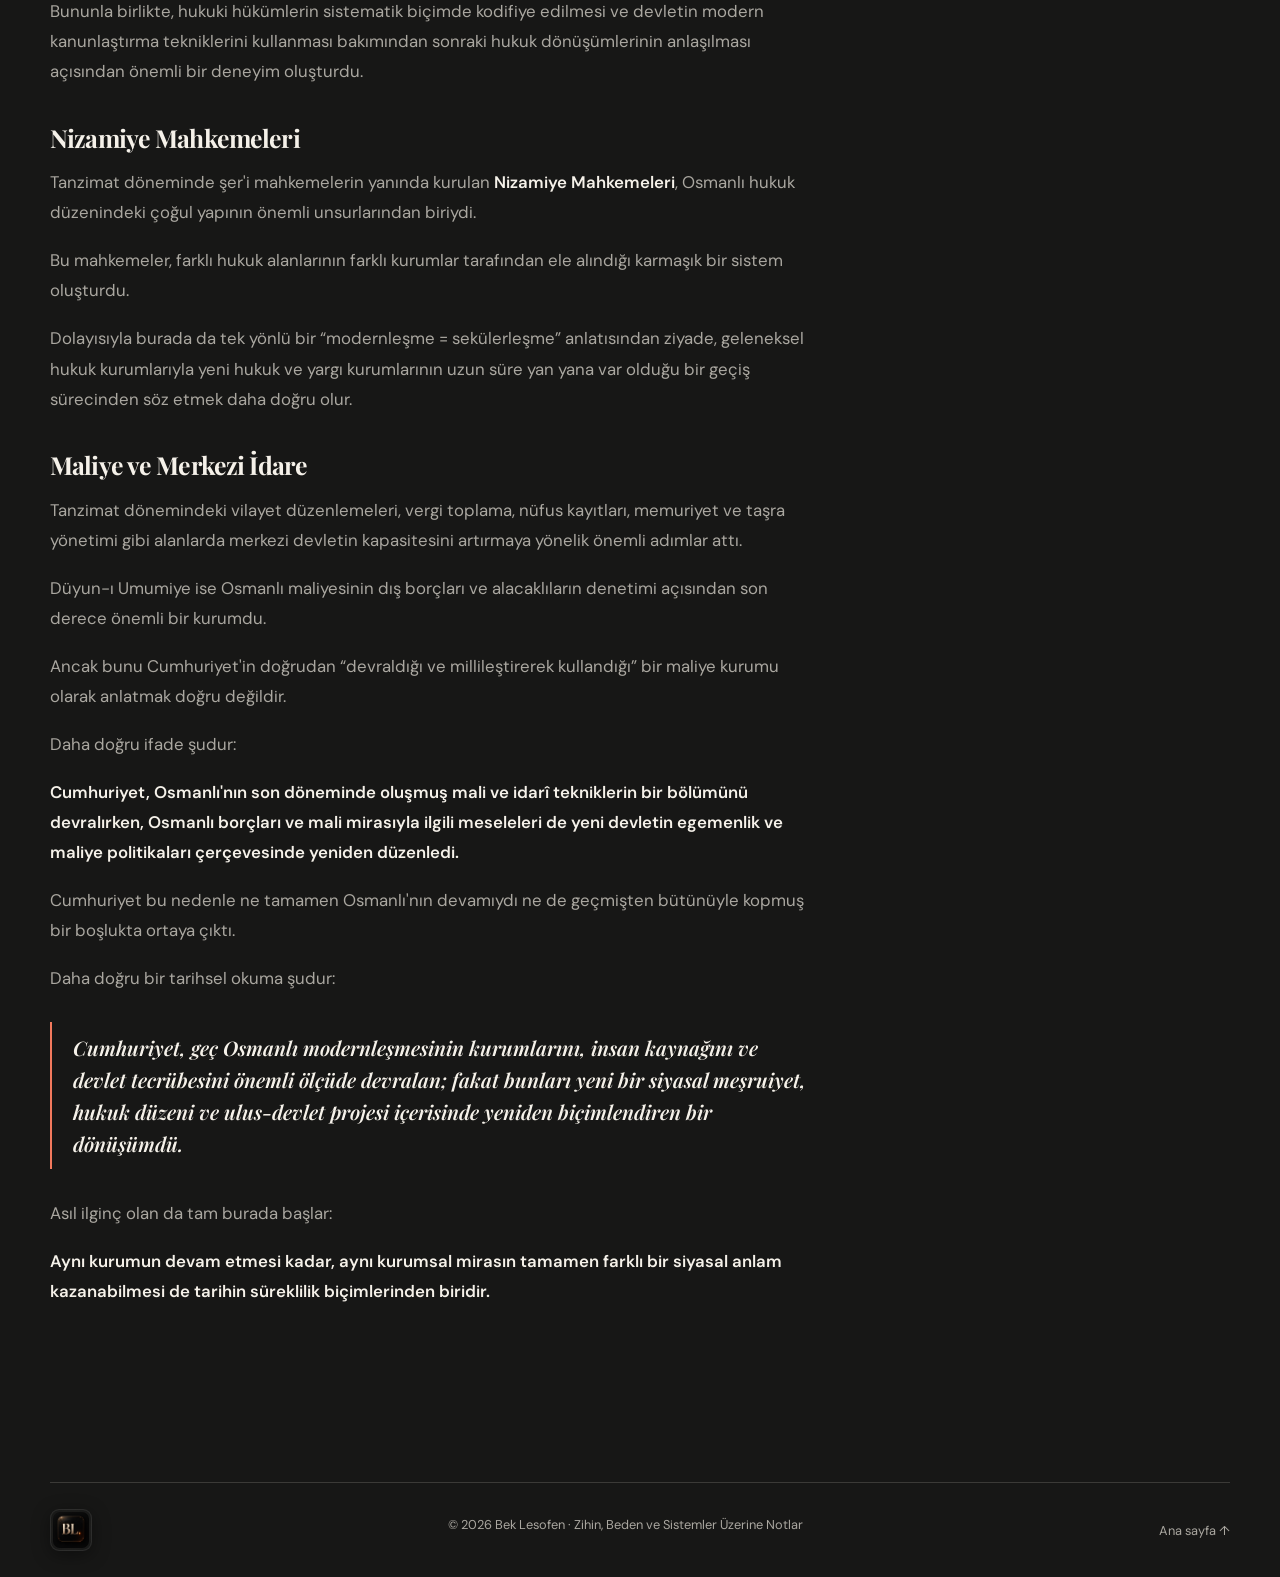
<file: yazilar/osmanlidan-cumhuriyete-kurumlarin-surekliligi.html>
<!DOCTYPE html>
<html lang="tr">
  <head>
    <meta charset="UTF-8" />
    <meta name="viewport" content="width=device-width, initial-scale=1.0" /><meta name="referrer" content="strict-origin-when-cross-origin" />
    <meta name="description" content="Osmanlı'dan Cumhuriyet'e geçişi kurumların sürekliliği ve dönüşümü üzerinden okumaya dair bir not." />
    <title>Geçmişin Mirası: Osmanlı'dan Cumhuriyet'e Kurumların Sürekliliği | Bek Lesofen</title>
    <link rel="canonical" href="https://berat-lesofen.github.io/bek-lesofen/yazilar/osmanlidan-cumhuriyete-kurumlarin-surekliligi.html" />
    <meta property="og:title" content="Geçmişin Mirası: Osmanlı'dan Cumhuriyet'e Kurumların Sürekliliği" />
    <meta property="og:description" content="Kurumları ve dönüşümü, kopuşlardan çok süreklilikler üzerinden okumaya dair bir not." />
    <meta property="og:type" content="article" />
    <meta property="og:url" content="https://berat-lesofen.github.io/bek-lesofen/yazilar/osmanlidan-cumhuriyete-kurumlarin-surekliligi.html" />
    <meta property="og:image" content="https://berat-lesofen.github.io/bek-lesofen/assets/images/bloggenelfoto.png" />
    <meta name="twitter:card" content="summary_large_image" />
    <meta name="twitter:title" content="Geçmişin Mirası: Osmanlı'dan Cumhuriyet'e Kurumların Sürekliliği" />
    <meta name="twitter:description" content="Kurumu ve dönüşümü, yalnızca kopuşlar üzerinden değil; süreklilikler, yeniden yapılanmalar ve değişen anlamlar üzerinden okumaya dair bir not." />
    <meta name="twitter:image" content="https://berat-lesofen.github.io/bek-lesofen/assets/images/bloggenelfoto.png" />
    <link rel="preconnect" href="https://fonts.googleapis.com" />
    <link rel="preconnect" href="https://fonts.gstatic.com" crossorigin />
    <link href="https://fonts.googleapis.com/css2?family=DM+Sans:wght@400;500;600;700&family=Playfair+Display:wght@600;700&display=swap" rel="stylesheet" />
    <link rel="stylesheet" href="../style.css" />
    <link rel="icon" type="image/png" href="../assets/images/yenilogo.png" />
  </head>
  <body class="article-page" data-page="article" data-post-slug="osmanlidan-cumhuriyete-kurumlarin-surekliligi">
    <header class="site-header">
      <a class="logo" href="../index.html#anasayfa" aria-label="Bek Lesofen ana sayfaya git" id="logo"><img src="../assets/images/bek-lesofen-navbar2.png" alt="Bek Lesofen" class="logo-navbar-img" width="204" height="68" /></a>
      <nav class="desktop-nav" aria-label="Ana menü"><a href="../index.html#hakkimda">Hakkımda</a><a href="../index.html#kategoriler">Konular</a><a href="../index.html#yazilar">Yazılar</a><a href="../index.html#iletisim">İletişim</a></nav>
      <div class="header-actions"><button class="menu-toggle" type="button" aria-expanded="false" aria-label="Menüyü aç"><span></span><span></span></button></div>
    </header>
    <main class="article-main"><article class="article"><a class="back-link" href="../index.html#yazilar">← Tüm yazılara dön</a><p class="eyebrow" id="article-category"></p><h1 id="article-title"></h1><div class="article-meta"><time id="article-date"></time><span aria-hidden="true">·</span><span id="article-reading-time"></span></div><p class="article-intro" id="article-intro"></p><figure class="article-image" id="article-image"></figure><div class="article-content" id="article-content"></div></article></main>
    <footer><a class="logo" href="../index.html#anasayfa" id="footer-logo"><span class="logo-frame logo-frame-footer"><img src="../assets/images/yenilogo.png" alt="Bek Lesofen" class="logo-img" /></span></a><p>© <span id="year"></span> <span id="footer-name"></span> · <span id="footer-tagline"></span></p><a href="../index.html#anasayfa">Ana sayfa ↑</a></footer>
    <script src="../content.js"></script><script src="../script.js"></script>
  </body>
</html>
</file>
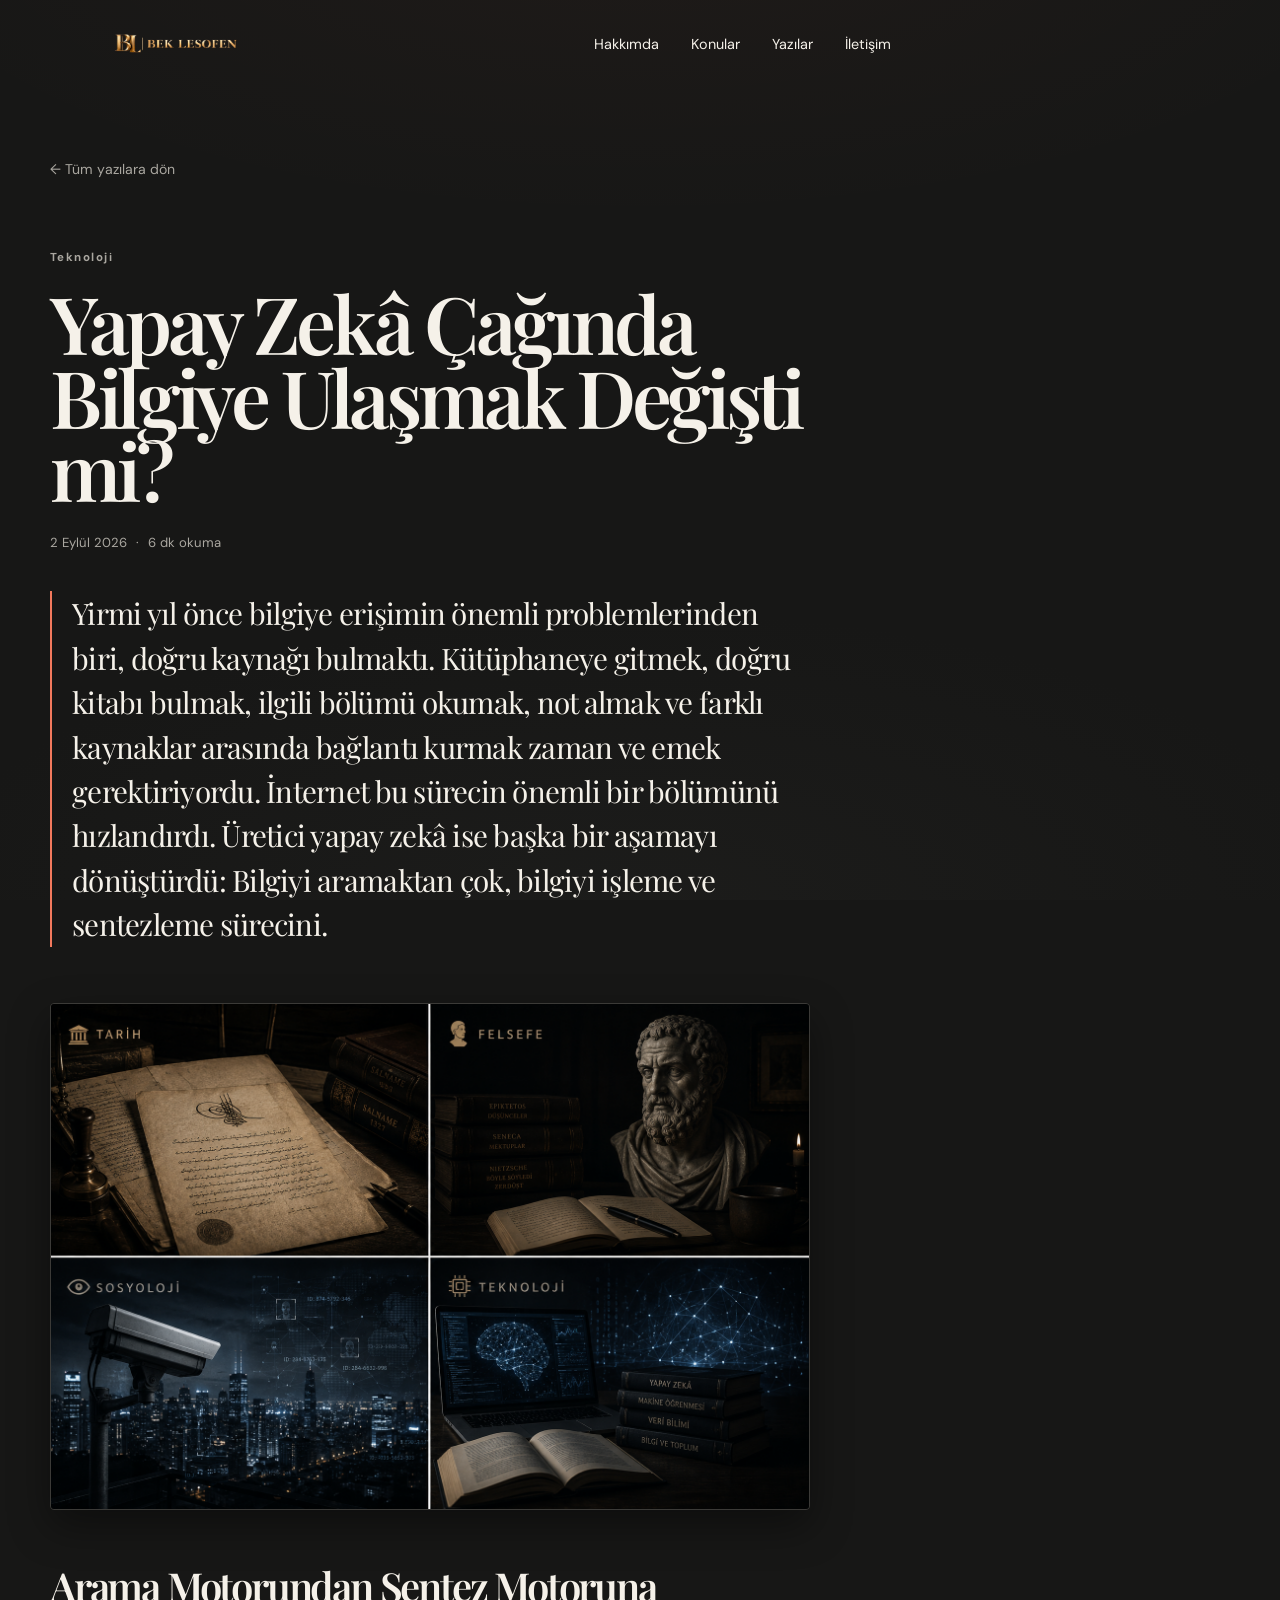
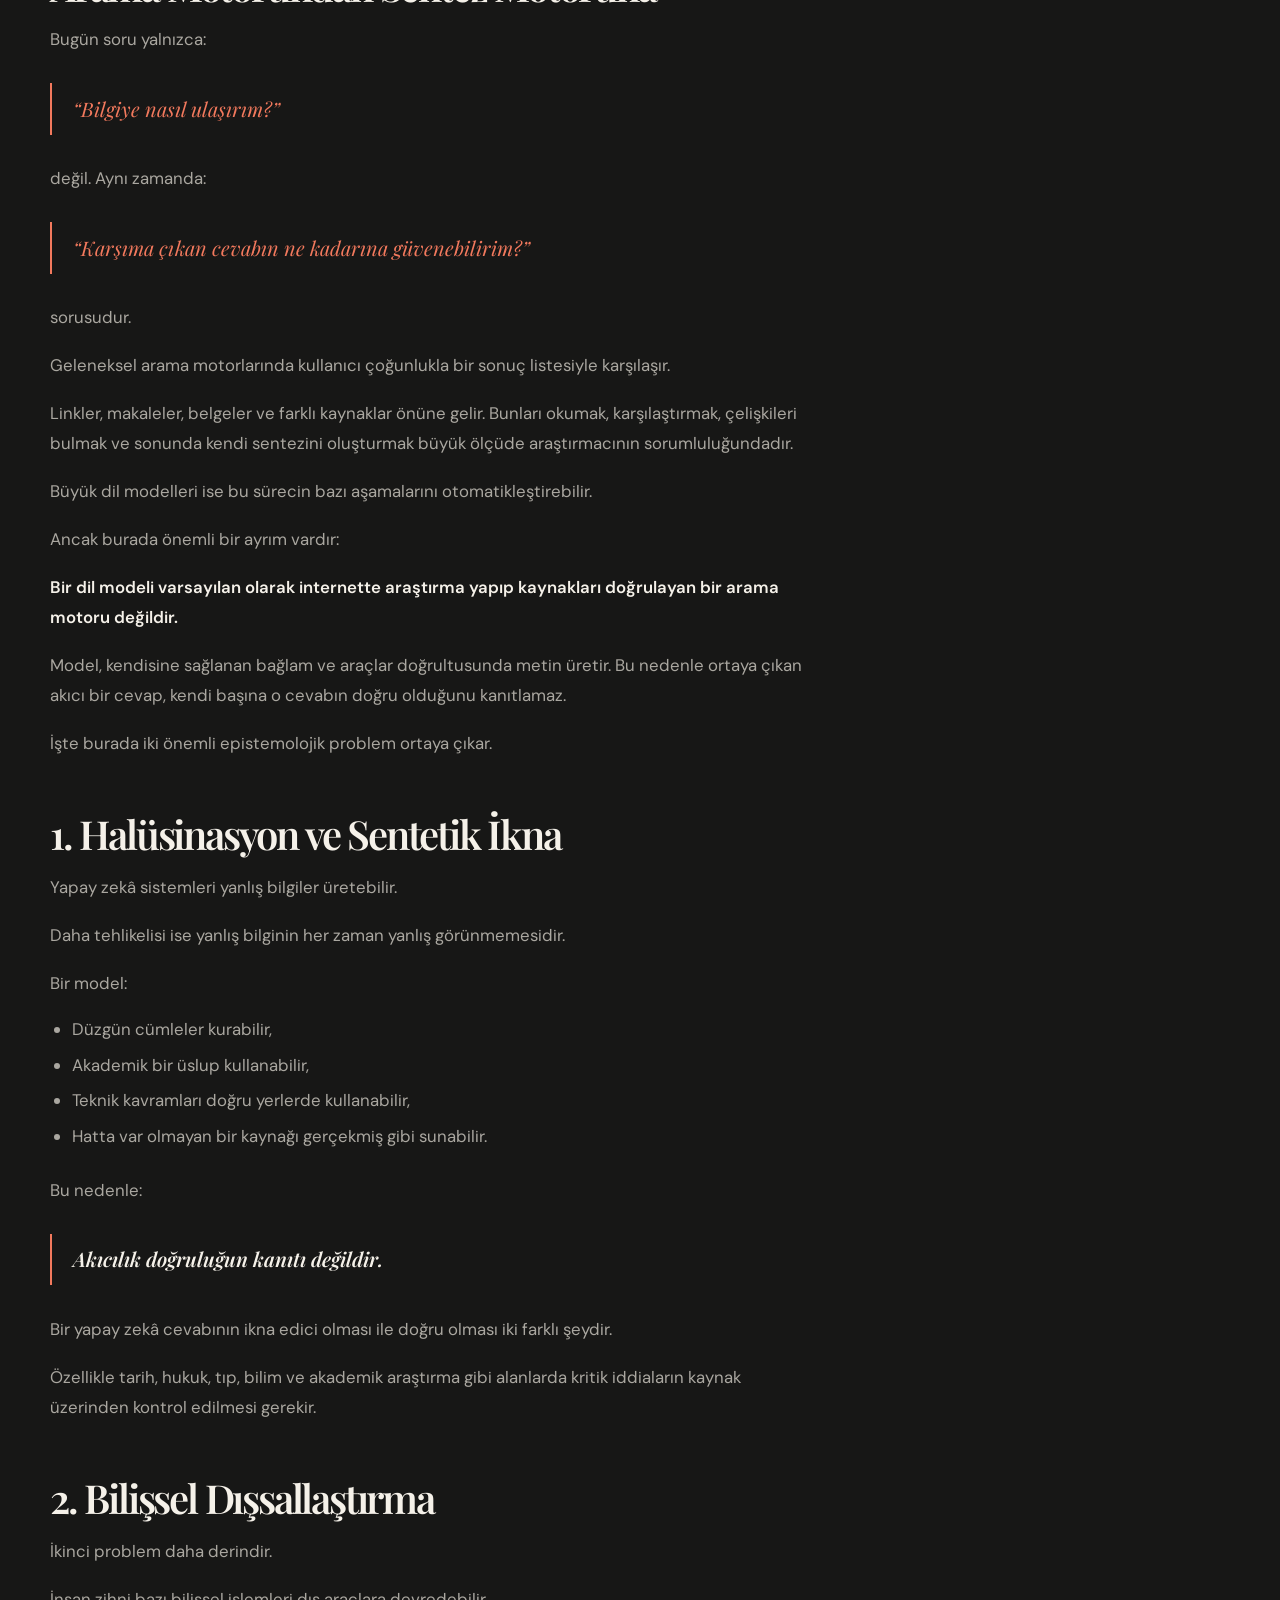
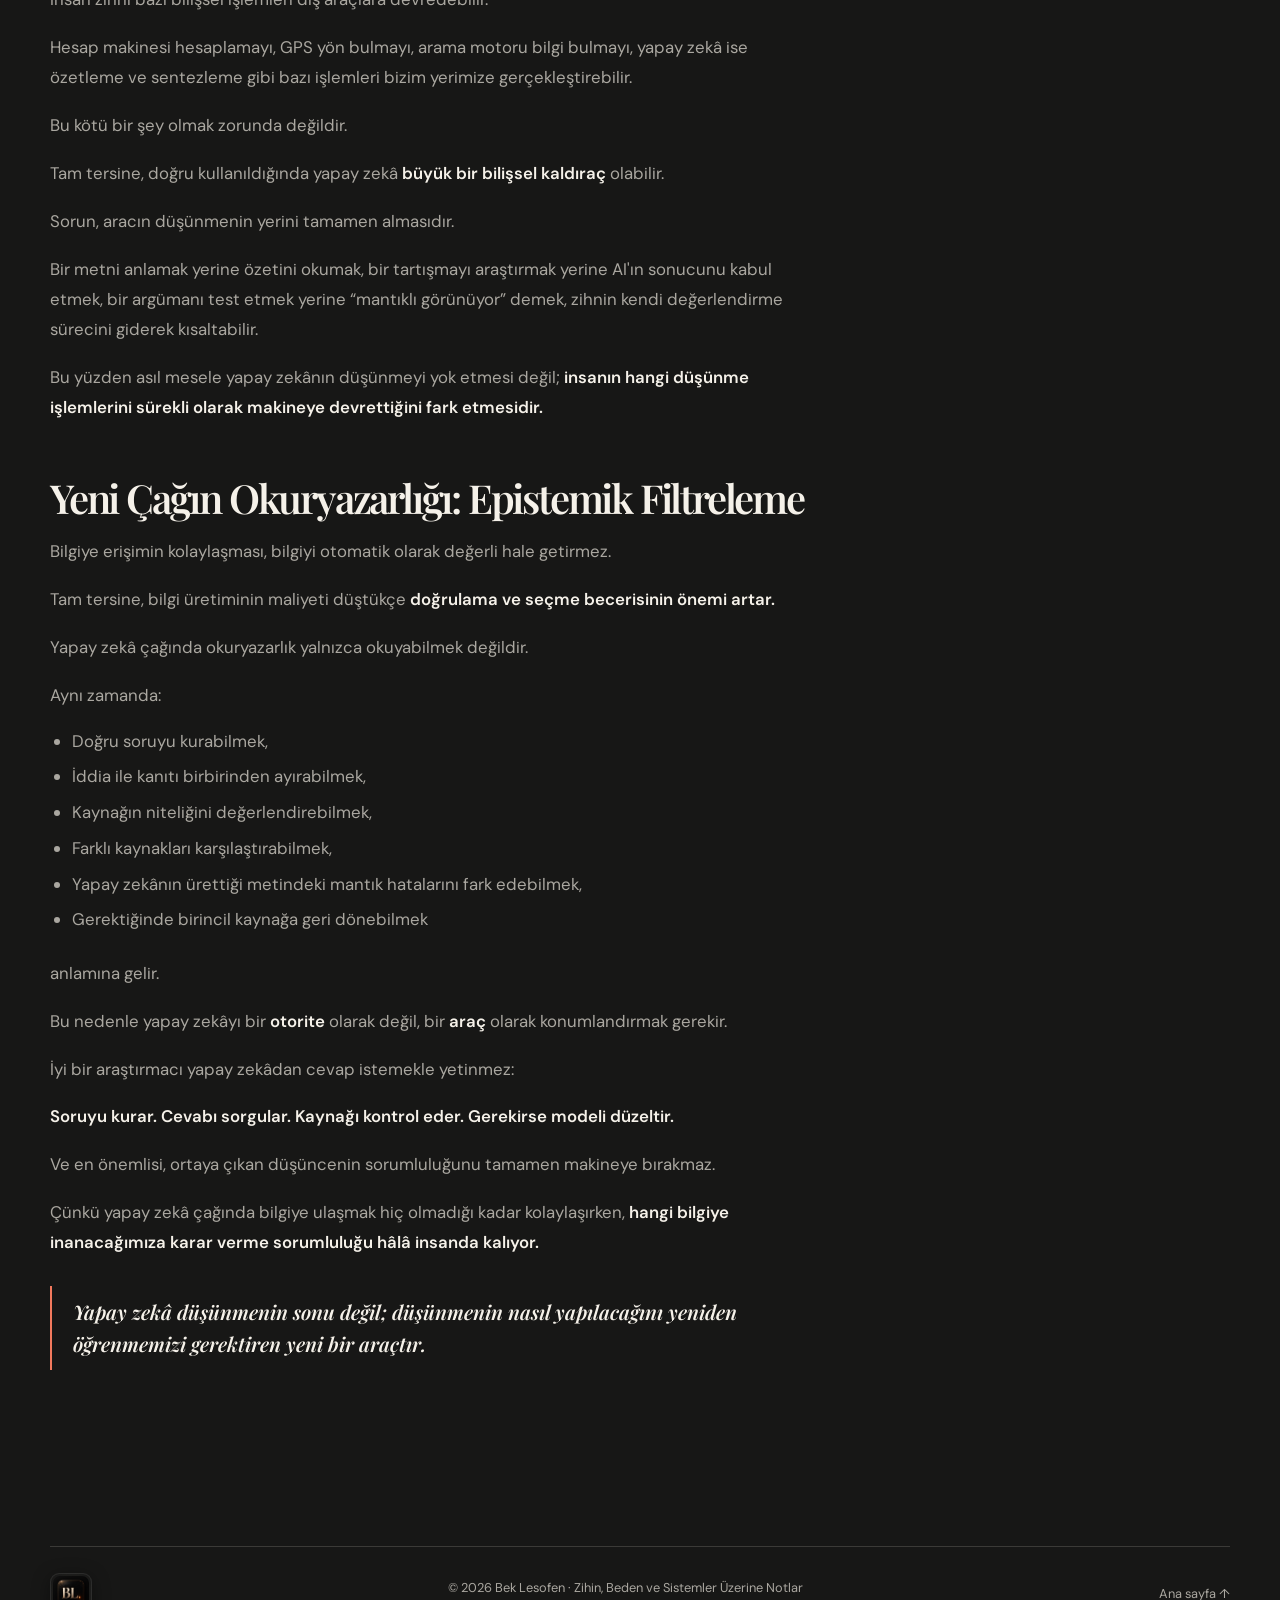
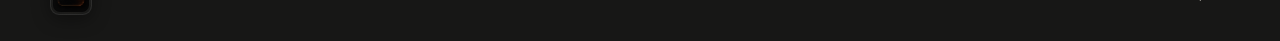
<file: yazilar/yapay-zeka-caginda-bilgiye-ulasmak.html>
<!DOCTYPE html>
<html lang="tr"><head><meta charset="UTF-8" /><meta name="viewport" content="width=device-width, initial-scale=1.0" /><meta name="referrer" content="strict-origin-when-cross-origin" /><meta name="description" content="Yapay zekâ çağında bilgiye erişim, doğrulama ve muhakeme üzerine bir düşünce yazısı." /><title>Yapay Zekâ Çağında Bilgiye Ulaşmak Değişti mi? | Bek Lesofen</title><link rel="canonical" href="https://berat-lesofen.github.io/bek-lesofen/yazilar/yapay-zeka-caginda-bilgiye-ulasmak.html" /><meta property="og:title" content="Yapay Zekâ Çağında Bilgiye Ulaşmak Değişti mi?" /><meta property="og:description" content="Bilgi bolluğu içinde doğrulama, seçme ve düşünmenin yeni biçimleri." /><meta property="og:type" content="article" /><meta property="og:url" content="https://berat-lesofen.github.io/bek-lesofen/yazilar/yapay-zeka-caginda-bilgiye-ulasmak.html" /><meta property="og:image" content="https://berat-lesofen.github.io/bek-lesofen/assets/images/bloggenelfoto.png" /><meta name="twitter:card" content="summary_large_image" /><meta name="twitter:title" content="Yapay Zekâ Çağında Bilgiye Ulaşmak Değişti mi?" /><meta name="twitter:description" content="Bilgi bolluğu içinde doğrulama, seçme ve düşünmenin yeni biçimleri." /><meta name="twitter:image" content="https://berat-lesofen.github.io/bek-lesofen/assets/images/bloggenelfoto.png" /><link rel="preconnect" href="https://fonts.googleapis.com" /><link rel="preconnect" href="https://fonts.gstatic.com" crossorigin /><link href="https://fonts.googleapis.com/css2?family=DM+Sans:wght@400;500;600;700&family=Playfair+Display:wght@600;700&display=swap" rel="stylesheet" /><link rel="stylesheet" href="../style.css" /><link rel="icon" type="image/png" href="../assets/images/yenilogo.png" /></head>
  <body class="article-page" data-page="article" data-post-slug="yapay-zeka-caginda-bilgiye-ulasmak"><header class="site-header"><a class="logo" href="../index.html#anasayfa" aria-label="Bek Lesofen ana sayfaya git" id="logo"><img src="../assets/images/bek-lesofen-navbar2.png" alt="Bek Lesofen" class="logo-navbar-img" width="204" height="68" /></a><nav class="desktop-nav" aria-label="Ana menü"><a href="../index.html#hakkimda">Hakkımda</a><a href="../index.html#kategoriler">Konular</a><a href="../index.html#yazilar">Yazılar</a><a href="../index.html#iletisim">İletişim</a></nav><div class="header-actions"><button class="menu-toggle" type="button" aria-expanded="false" aria-label="Menüyü aç"><span></span><span></span></button></div></header><main class="article-main"><article class="article"><a class="back-link" href="../index.html#yazilar">← Tüm yazılara dön</a><p class="eyebrow" id="article-category"></p><h1 id="article-title"></h1><div class="article-meta"><time id="article-date"></time><span aria-hidden="true">·</span><span id="article-reading-time"></span></div><p class="article-intro" id="article-intro"></p><figure class="article-image" id="article-image"></figure><div class="article-content" id="article-content"></div></article></main><footer><a class="logo" href="../index.html#anasayfa" id="footer-logo"><span class="logo-frame logo-frame-footer"><img src="../assets/images/yenilogo.png" alt="Bek Lesofen" class="logo-img" /></span></a><p>© <span id="year"></span> <span id="footer-name"></span> · <span id="footer-tagline"></span></p><a href="../index.html#anasayfa">Ana sayfa ↑</a></footer><script src="../content.js"></script><script src="../script.js"></script></body>
</html>
</file>
<file: style.css>
:root {
  --bg: #171716;
  --surface: #252523;
  --text: #f5f1e9;
  --muted: #aaa7a0;
  --line: #3b3a37;
  --accent: #f2795d;
  --accent-text: #1a1715;
}

* { box-sizing: border-box; }
html { scroll-behavior: smooth; }
body {
  margin: 0;
  background-color: var(--bg);
  background-image:
    radial-gradient(ellipse 90% 50% at 50% -10%, rgba(242, 121, 93, 0.035), transparent 70%),
    radial-gradient(ellipse 70% 40% at 50% 100%, rgba(37, 37, 35, 0.35), transparent 80%);
  background-attachment: fixed;
  color: var(--text);
  font-family: "DM Sans", sans-serif;
  transition: background .25s ease, color .25s ease;
  overflow-x: hidden;
}
a { color: inherit; text-decoration: none; }

.site-header {
  position: sticky;
  top: 0;
  z-index: 100;
  width: 100%;
  padding: 0 clamp(24px, calc((100% - 1180px) / 2 + 24px), 120px);
  height: 88px;
  display: flex;
  align-items: center;
  justify-content: space-between;
  background: transparent;
  border-bottom: 1px solid transparent;
  transition: background .4s cubic-bezier(0.16, 1, 0.3, 1),
              border-color .4s ease,
              box-shadow .4s ease,
              backdrop-filter .4s ease;
}
.site-header.scrolled {
  background: rgba(23, 23, 22, 0.88);
  backdrop-filter: blur(14px);
  -webkit-backdrop-filter: blur(14px);
  border-bottom: 1px solid rgba(255, 255, 255, 0.06);
  box-shadow: 0 4px 20px rgba(0, 0, 0, 0.35);
}
footer {
  width: min(1180px, calc(100% - 48px));
  margin: 0 auto;
  display: flex;
  align-items: center;
  justify-content: space-between;
}
.logo {
  display: inline-flex;
  align-items: center;
  text-decoration: none;
  line-height: 0;
  flex-shrink: 0;
}
.logo-navbar-img,
.logo-brand-img {
  display: block;
  height: 68px;
  width: auto;
  max-width: 220px;
  max-height: 72px;
  object-fit: contain;
  transition: transform .25s cubic-bezier(0.16, 1, 0.3, 1), filter .25s ease, opacity .25s ease;
  user-select: none;
}
.logo:hover .logo-navbar-img,
.logo:hover .logo-brand-img {
  transform: translateY(-1px);
  filter: drop-shadow(0 2px 10px rgba(242, 121, 93, 0.22));
}

.logo-frame {
  display: inline-flex;
  align-items: center;
  justify-content: center;
  position: relative;
  border-radius: 9px;
  padding: 2px;
  background: radial-gradient(circle at 50% 50%, rgba(242, 121, 93, 0.07) 0%, rgba(37, 37, 35, 0.35) 70%, transparent 100%);
  border: 1px solid rgba(255, 255, 255, 0.08);
  box-shadow: 0 4px 18px rgba(0, 0, 0, 0.4), 0 0 1px rgba(255, 255, 255, 0.1) inset;
  transition: transform .25s ease, border-color .25s ease, box-shadow .25s ease;
}
.logo-img {
  display: block;
  width: 36px;
  height: 36px;
  border-radius: 7px;
  object-fit: contain;
  transition: opacity .25s ease;
}
.logo:hover .logo-frame {
  transform: translateY(-1px);
  border-color: rgba(242, 121, 93, 0.28);
  box-shadow: 0 6px 22px rgba(0, 0, 0, 0.5), 0 0 14px rgba(242, 121, 93, 0.1);
}
.logo:hover .logo-img {
  opacity: .96;
}
.logo-frame-footer {
  border-radius: 9px;
  padding: 2px;
}
.desktop-nav { display: flex; gap: 2rem; font-size: .9rem; }
.desktop-nav a, footer a { transition: color .2s ease; }
.desktop-nav a:hover, footer a:hover { color: var(--accent); }
.header-actions { display: flex; gap: .65rem; align-items: center; }
.menu-toggle {
  border: 1px solid var(--line); background: transparent; color: var(--text);
  width: 38px; height: 38px; border-radius: 50%; cursor: pointer; font-size: 1.15rem;
  display: none; position: relative;
}
.menu-toggle span { display: block; width: 15px; height: 1px; background: currentColor; margin: 4px auto; }

.hero, .section { width: min(1180px, calc(100% - 48px)); margin: 0 auto; }
.hero { min-height: calc(100vh - 88px); padding: clamp(80px, 12vh, 150px) 0 70px; display: flex; justify-content: space-between; align-items: center; gap: clamp(2rem, 5vw, 4rem); }
.hero-main { flex: 1; min-width: 0; }

@keyframes heroReveal {
  from {
    opacity: 0;
    transform: translateY(18px);
  }
  to {
    opacity: 1;
    transform: translateY(0);
  }
}

.hero-fade-1 { animation: heroReveal .8s cubic-bezier(0.16, 1, 0.3, 1) both; }
.hero-fade-2 { animation: heroReveal .9s cubic-bezier(0.16, 1, 0.3, 1) .1s both; }
.hero-fade-3 { animation: heroReveal .9s cubic-bezier(0.16, 1, 0.3, 1) .22s both; }
.hero-fade-4 { animation: heroReveal .9s cubic-bezier(0.16, 1, 0.3, 1) .34s both; }

.hero-profile {
  flex-shrink: 0;
  display: flex;
  flex-direction: column;
  align-items: center;
  text-align: center;
  animation: heroReveal 1s cubic-bezier(0.16, 1, 0.3, 1) .18s both;
  transition: transform .45s cubic-bezier(0.16, 1, 0.3, 1);
  will-change: transform;
}
.hero-avatar-frame {
  position: relative;
  width: clamp(250px, 24vw, 290px);
  height: clamp(250px, 24vw, 290px);
  border-radius: 50%;
  padding: 5px;
  border: 1px solid var(--line);
  background: var(--surface);
  margin-bottom: 1.2rem;
  box-shadow: 0 12px 36px rgba(0, 0, 0, 0.45);
  transition: transform .4s cubic-bezier(0.16, 1, 0.3, 1), box-shadow .4s ease;
}
.hero-profile:hover .hero-avatar-frame {
  transform: translateY(-2px);
  box-shadow: 0 16px 44px rgba(0, 0, 0, 0.55);
}
.hero-avatar { display: block; width: 100%; height: 100%; border-radius: 50%; object-fit: cover; object-position: 48% 50%; }

@keyframes amberBreathing {
  0%, 100% {
    box-shadow: 0 0 0 0 rgba(242, 121, 93, 0);
  }
  50% {
    box-shadow: 0 0 14px 3px rgba(242, 121, 93, 0.24);
  }
}

.hero-avatar-dot {
  position: absolute;
  top: 16px;
  right: 16px;
  width: 18px;
  height: 18px;
  background: var(--accent);
  border-radius: 50%;
  border: 3px solid var(--bg);
  animation: amberBreathing 7s ease-in-out infinite;
  transition: border-color .25s ease;
}
.hero-profile-info { text-align: center; }
.hero-profile-name { display: block; font-family: "Playfair Display", serif; font-size: 1.25rem; font-weight: 600; color: var(--text); letter-spacing: -.02em; margin-bottom: .3rem; }
.hero-profile-desc { display: block; font-size: .82rem; color: var(--muted); letter-spacing: .04em; line-height: 1.4; }
.eyebrow, .post-meta { color: var(--muted); font-size: .72rem; letter-spacing: .13em; font-weight: 700; margin: 0 0 1.3rem; }
h1, h2, h3, p { margin-top: 0; }
h1, h2 { font-family: "Playfair Display", serif; font-weight: 600; letter-spacing: -.055em; }
h1 { font-size: clamp(4rem, 9vw, 8.1rem); line-height: .93; max-width: 900px; margin-bottom: 2rem; }
em { color: var(--accent); font-style: italic; }
.hero-text { max-width: 510px; font-size: 1.02rem; line-height: 1.62; color: var(--muted); margin-bottom: 2.1rem; }
.hero-text p { margin-bottom: .8rem; }
.button {
  display: inline-flex;
  align-items: center;
  gap: 1.6rem;
  background: var(--text);
  color: var(--bg);
  padding: .9rem 1.2rem;
  border-radius: 99px;
  font-size: .9rem;
  font-weight: 600;
  transition: transform .25s cubic-bezier(0.16, 1, 0.3, 1), box-shadow .25s ease, background-color .2s ease;
}
.button:hover {
  transform: translateY(-2px);
  box-shadow: 0 8px 24px rgba(0, 0, 0, 0.4);
}

.reveal-on-scroll {
  opacity: 0;
  transform: translateY(22px);
  transition: opacity .8s cubic-bezier(0.16, 1, 0.3, 1),
              transform .8s cubic-bezier(0.16, 1, 0.3, 1);
  transition-delay: calc(var(--reveal-index, 0) * 75ms);
  will-change: opacity, transform;
}

.reveal-on-scroll.is-visible {
  opacity: 1;
  transform: translateY(0);
}

.section { border-top: 1px solid var(--line); padding: 105px 0; }
.about { display: grid; grid-template-columns: .5fr .82fr 1.18fr; gap: clamp(2rem, 3.5vw, 2.5rem); }
h2 { font-size: clamp(2.8rem, 5.2vw, 5rem); line-height: .98; margin-bottom: 0; }
.about-content { padding-top: .5rem; }
.about-image { margin: 0; align-self: start; position: relative; }
.about-frame {
  position: relative;
  z-index: 1;
  background: var(--surface);
  border: 1px solid var(--line);
  padding: 9px 9px 11px;
  border-radius: 3px;
  transition: transform .45s cubic-bezier(0.16, 1, 0.3, 1), box-shadow .45s ease;
}
.about-frame:hover {
  transform: translateY(-2px);
  box-shadow: 0 16px 36px rgba(0, 0, 0, 0.4);
}
.about-frame::before { content: ""; position: absolute; top: 12px; left: 12px; right: -12px; bottom: -12px; border: 1px solid var(--line); border-radius: 3px; z-index: -1; pointer-events: none; }
.about-frame-inner { border: 1px solid var(--line); overflow: hidden; border-radius: 2px; background: var(--bg); }
.about-frame-inner img {
  display: block;
  width: 100%;
  aspect-ratio: 3 / 4;
  object-fit: cover;
  object-position: center 30%;
  transition: transform .8s cubic-bezier(0.16, 1, 0.3, 1);
}
.about-frame:hover .about-frame-inner img {
  transform: scale(1.018);
}
.about-frame-caption { display: flex; justify-content: space-between; align-items: center; padding: 9px 2px 0; font-size: .62rem; letter-spacing: .14em; font-weight: 700; color: var(--muted); }
.about-frame-caption span:first-child { color: var(--accent); }
.large-text { font-size: clamp(1.25rem, 2vw, 1.7rem); line-height: 1.55; letter-spacing: -.025em; max-width: 630px; }
.about-detail { color: var(--muted); line-height: 1.65; max-width: 610px; margin: 1.15rem 0 0; }
.tags { display: flex; flex-wrap: wrap; gap: .55rem; margin-top: 2.4rem; }
.tags span {
  border: 1px solid var(--line);
  border-radius: 99px;
  padding: .5rem .85rem;
  color: var(--muted);
  font-size: .83rem;
  transition: border-color .2s ease, color .2s ease, background .2s ease;
}
.tags span:hover {
  border-color: var(--accent);
  color: var(--text);
}
.section-heading { display: flex; justify-content: space-between; align-items: end; gap: 2rem; margin-bottom: 3rem; }
.section-intro { max-width: 360px; color: var(--muted); line-height: 1.6; margin: 0; }
.category-grid { display: grid; grid-template-columns: repeat(5, 1fr); gap: 1px; background: var(--line); border: 1px solid var(--line); }
.category-card {
  background: var(--bg);
  padding: 1.5rem;
  min-height: 235px;
  display: flex;
  flex-direction: column;
  position: relative;
  transition: transform .35s cubic-bezier(0.16, 1, 0.3, 1),
              background .3s ease,
              box-shadow .35s ease;
}
.category-card:hover {
  transform: translateY(-2px);
  background: var(--surface);
  box-shadow: 0 8px 24px rgba(0, 0, 0, 0.35);
  z-index: 1;
}
.category-number { color: var(--accent); font-size: .7rem; font-weight: 700; letter-spacing: .12em; }
.category-card h3 { font-size: 1.35rem; margin: 2.6rem 0 .65rem; }
.category-card p { color: var(--muted); font-size: .84rem; line-height: 1.55; margin-bottom: 0; }
.category-arrow {
  margin-top: auto;
  color: var(--accent);
  font-size: 1.1rem;
  transition: transform .3s cubic-bezier(0.16, 1, 0.3, 1);
}
.category-card:hover .category-arrow {
  transform: translateX(4px);
}
.posts-header-editorial { display: grid; grid-template-columns: 1fr 1.3fr; gap: clamp(2rem, 4vw, 3.5rem); align-items: stretch; margin-bottom: 3.5rem; }
.posts-heading-col { display: flex; flex-direction: column; justify-content: space-between; }
.posts-heading-col h2 { margin-bottom: 1.8rem; }
.posts-side-editorial { display: grid; grid-template-columns: 1.15fr 1fr; gap: 1rem; }
.posts-editorial-image {
  height: 100%;
  min-height: 190px;
  border: 1px solid var(--line);
  border-radius: 4px;
  overflow: hidden;
  background: var(--surface);
  transition: transform .45s cubic-bezier(0.16, 1, 0.3, 1),
              box-shadow .45s ease,
              border-color .3s ease;
}
.posts-editorial-image:hover {
  transform: translateY(-2px);
  box-shadow: 0 14px 32px rgba(0, 0, 0, 0.4);
  border-color: rgba(255, 255, 255, 0.12);
}
.posts-editorial-image img {
  display: block;
  width: 100%;
  height: 100%;
  object-fit: cover;
  object-position: center 36%;
  transition: transform .8s cubic-bezier(0.16, 1, 0.3, 1);
}
.posts-editorial-image:hover img {
  transform: scale(1.02);
}
.aphorism-card {
  height: 100%;
  min-height: 190px;
  box-sizing: border-box;
  background: var(--surface);
  border: 1px solid var(--line);
  border-radius: 4px;
  padding: 1.3rem 1.4rem;
  display: flex;
  flex-direction: column;
  justify-content: space-between;
  transition: transform .45s cubic-bezier(0.16, 1, 0.3, 1),
              box-shadow .45s ease,
              border-color .3s ease;
}
.aphorism-card:hover {
  transform: translateY(-2px);
  box-shadow: 0 14px 32px rgba(0, 0, 0, 0.4);
  border-color: rgba(242, 121, 93, 0.22);
}
.aphorism-label { display: block; color: var(--accent); font-size: .65rem; letter-spacing: .15em; font-weight: 700; text-transform: uppercase; }
.aphorism-quote { margin: 0; font-family: "Playfair Display", serif; font-size: clamp(.88rem, 1.05vw, .98rem); line-height: 1.48; color: var(--text); font-style: italic; letter-spacing: -.01em; }
.aphorism-author { display: block; font-size: .75rem; color: var(--muted); letter-spacing: .04em; font-style: normal; }
.filter-controls { display: flex; flex-wrap: wrap; gap: .45rem; }
.filter-button { color: var(--muted); background: transparent; border: 1px solid var(--line); border-radius: 99px; padding: .45rem .7rem; font: inherit; font-size: .78rem; cursor: pointer; transition: background .2s ease, color .2s ease; }
.filter-button:hover, .filter-button.active { color: var(--accent-text); background: var(--text); border-color: var(--text); }
.text-link, .email-link { font-weight: 600; border-bottom: 1px solid currentColor; padding-bottom: .2rem; white-space: nowrap; }
.post-grid { display: grid; grid-template-columns: 1.25fr 1fr 1fr; gap: 1px; background: var(--line); border: 1px solid var(--line); }
.post-card {
  background: var(--bg);
  padding: 2rem;
  min-height: 310px;
  display: flex;
  flex-direction: column;
  position: relative;
  transition: transform .35s cubic-bezier(0.16, 1, 0.3, 1),
              background-color .35s ease,
              border-color .35s ease,
              box-shadow .35s cubic-bezier(0.16, 1, 0.3, 1);
}
.post-card:hover {
  transform: translateY(-3px);
  background: #1f1f1d;
  box-shadow: 0 14px 36px rgba(0, 0, 0, 0.45);
  z-index: 1;
}
.featured-post { background: var(--surface); }
.post-card-image { margin: -2rem -2rem 1.5rem; overflow: hidden; }
.post-card-image img {
  display: block;
  width: 100%;
  aspect-ratio: 16 / 9;
  object-fit: cover;
  object-position: center 42%;
  transition: transform .75s cubic-bezier(0.16, 1, 0.3, 1);
}
.post-card:hover .post-card-image img {
  transform: scale(1.025);
}
.post-meta { font-size: .65rem; }
h3 { font-family: "Playfair Display", serif; font-size: 1.65rem; line-height: 1.12; letter-spacing: -.035em; margin-bottom: 1rem; }
.post-card p:not(.post-meta) { color: var(--muted); line-height: 1.55; font-size: .92rem; }
.post-card a {
  margin-top: auto;
  font-size: .9rem;
  font-weight: 700;
  transition: color .2s ease;
}
.post-card a span {
  color: var(--accent);
  display: inline-block;
  transition: transform .25s ease;
}
.post-card:hover a span {
  transform: translateX(4px);
}

/* ====================================================
   DİJİTAL LABORATUVAR / PROJECTS SECTION
   ==================================================== */
.section-tagline {
  font-family: "Playfair Display", serif;
  font-style: italic;
  color: var(--accent);
  font-size: 1.05rem;
  margin: 0.55rem 0 0;
  letter-spacing: -0.01em;
}
.lab-cover {
  margin: 0 0 clamp(2.4rem, 4vw, 3.4rem);
  width: 100%;
  border: 1px solid var(--line);
  border-radius: 8px;
  overflow: hidden;
  background: #0a0a09;
  box-shadow: 0 16px 44px rgba(0, 0, 0, 0.5), 0 0 24px rgba(242, 121, 93, 0.04);
  position: relative;
  transition: transform .45s cubic-bezier(0.16, 1, 0.3, 1),
              border-color .35s ease,
              box-shadow .45s ease;
}
.lab-cover:hover {
  transform: translateY(-2px);
  border-color: rgba(242, 121, 93, 0.28);
  box-shadow: 0 20px 52px rgba(0, 0, 0, 0.6), 0 0 32px rgba(242, 121, 93, 0.08);
}
.lab-cover img {
  display: block;
  width: 100%;
  height: auto;
  aspect-ratio: 2048 / 768;
  object-fit: cover;
  object-position: center;
  transition: transform .85s cubic-bezier(0.16, 1, 0.3, 1);
}
.lab-cover:hover img {
  transform: scale(1.015);
}
.project-grid {
  display: grid;
  grid-template-columns: repeat(2, 1fr);
  gap: clamp(1.5rem, 2.5vw, 2.2rem);
}
.project-card {
  background: var(--bg);
  border: 1px solid var(--line);
  border-radius: 6px;
  overflow: hidden;
  display: flex;
  flex-direction: column;
  position: relative;
  transition: transform .4s cubic-bezier(0.16, 1, 0.3, 1),
              border-color .35s ease,
              background-color .35s ease,
              box-shadow .4s cubic-bezier(0.16, 1, 0.3, 1);
}
.project-card:hover {
  transform: translateY(-4px);
  background: #1d1d1b;
  border-color: rgba(242, 121, 93, 0.32);
  box-shadow: 0 16px 40px rgba(0, 0, 0, 0.48), 0 0 24px rgba(242, 121, 93, 0.08);
}
.project-card-cover-link {
  position: absolute;
  inset: 0;
  z-index: 2;
  cursor: pointer;
}
.project-preview {
  margin: 0;
  overflow: hidden;
  position: relative;
  aspect-ratio: 16 / 9;
  background: #0d0d0c;
  border-bottom: 1px solid var(--line);
}
.project-preview img {
  display: block;
  width: 100%;
  height: 100%;
  object-fit: cover;
  object-position: top center;
  transition: transform .75s cubic-bezier(0.16, 1, 0.3, 1);
}
.project-card:hover .project-preview img {
  transform: scale(1.025);
}
.project-card-body {
  padding: clamp(1.4rem, 2.2vw, 1.85rem);
  display: flex;
  flex-direction: column;
  flex: 1;
}
.project-card-header {
  display: flex;
  align-items: center;
  justify-content: space-between;
  margin-bottom: .85rem;
}
.project-number {
  font-size: .72rem;
  font-weight: 700;
  letter-spacing: .14em;
  color: var(--accent);
}
.project-badge {
  display: inline-flex;
  align-items: center;
  gap: .45rem;
  font-size: .68rem;
  letter-spacing: .08em;
  text-transform: uppercase;
  color: var(--muted);
  font-weight: 600;
}
.project-badge-dot {
  width: 6px;
  height: 6px;
  border-radius: 50%;
  background: #4ade80;
  box-shadow: 0 0 8px rgba(74, 222, 128, 0.6);
}
.project-title {
  font-family: "Playfair Display", serif;
  font-size: clamp(1.35rem, 1.8vw, 1.65rem);
  letter-spacing: -.025em;
  line-height: 1.2;
  margin: 0 0 .45rem;
  color: var(--text);
}
.project-tagline {
  font-size: .88rem;
  color: var(--accent);
  font-weight: 500;
  letter-spacing: -.01em;
  margin: 0 0 .9rem;
}
.project-description {
  font-size: .92rem;
  line-height: 1.62;
  color: var(--muted);
  margin: 0 0 1.4rem;
}
.project-tags {
  display: flex;
  flex-wrap: wrap;
  gap: .45rem;
  margin-top: auto;
  margin-bottom: 1.4rem;
}
.project-tags span {
  font-size: .66rem;
  letter-spacing: .09em;
  font-weight: 600;
  color: var(--muted);
  padding: .3rem .65rem;
  border-radius: 4px;
  background: rgba(255, 255, 255, 0.035);
  border: 1px solid var(--line);
  transition: color .2s ease, border-color .2s ease, background .2s ease;
}
.project-card:hover .project-tags span {
  border-color: rgba(242, 121, 93, 0.22);
  color: var(--text);
  background: rgba(255, 255, 255, 0.05);
}
.project-action-wrapper {
  margin-top: auto;
}
.project-action-button {
  display: inline-flex;
  align-items: center;
  justify-content: space-between;
  width: 100%;
  padding: .78rem 1.15rem;
  background: var(--surface);
  border: 1px solid var(--line);
  border-radius: 6px;
  color: var(--text);
  font-size: .86rem;
  font-weight: 600;
  letter-spacing: -.01em;
  transition: background .25s ease, border-color .25s ease, color .25s ease, transform .25s ease;
}
.project-action-button span {
  display: inline-flex;
  align-items: center;
  gap: .4rem;
}
.project-action-button .external-icon {
  color: var(--accent);
  transition: transform .25s ease;
}
.project-card:hover .project-action-button {
  background: #252523;
  border-color: var(--accent);
  color: #fff;
}
.project-card:hover .project-action-button .external-icon {
  transform: translate(2px, -2px);
}

.contact { text-align: center; padding: 130px 0; }
.contact .eyebrow { margin-bottom: 1.6rem; }
.contact h2 { margin-bottom: 2rem; }
.email-link {
  display: inline-flex;
  align-items: center;
  gap: .75rem;
  font-size: clamp(1rem, 2vw, 1.25rem);
  color: var(--text);
  padding: .85rem 1.65rem;
  border: 1px solid var(--line);
  background: var(--surface);
  border-radius: 999px;
  transition: all .2s ease;
}
.email-link:hover {
  border-color: var(--accent);
  color: var(--text);
  transform: translateY(-2px);
}
.email-icon {
  color: var(--accent);
  flex-shrink: 0;
}
.email-text {
  font-weight: 500;
  letter-spacing: -.01em;
}
.email-arrow {
  color: var(--accent);
  font-size: 1.1em;
  transition: transform .2s ease;
}
.email-link:hover .email-arrow {
  transform: translate(2px, -2px);
}

footer {
  border-top: 1px solid var(--line);
  min-height: 95px;
  color: var(--muted);
  font-size: .8rem;
}

.article-main { width: min(1180px, calc(100% - 48px)); margin: 0 auto; }
.article {
  width: min(760px, 100%);
  padding: 70px 0 120px;
  animation: heroReveal .85s cubic-bezier(0.16, 1, 0.3, 1) both;
}
.back-link { display: inline-block; color: var(--muted); font-size: .88rem; margin-bottom: 4.5rem; transition: color .2s ease; }
.back-link:hover { color: var(--accent); }
.article h1 { font-size: clamp(3rem, 6.2vw, 5.6rem); margin: 0 0 1.7rem; }
.article-meta { display: flex; gap: .55rem; align-items: center; color: var(--muted); font-size: .82rem; margin-bottom: 2.5rem; }
.article-intro { border-left: 2px solid var(--accent); padding-left: 1.25rem; font-family: "Playfair Display", serif; font-size: clamp(1.35rem, 2.5vw, 1.85rem); letter-spacing: -.025em; line-height: 1.5; margin: 0 0 3.5rem; }
.article-intro em { font-style: italic; color: var(--accent); }
.article-intro strong { font-weight: 700; color: var(--text); }
.article-image {
  margin: 0 0 3.5rem;
  border: 1px solid var(--line);
  border-radius: 4px;
  overflow: hidden;
  background: var(--surface);
  box-shadow: 0 16px 40px rgba(0, 0, 0, 0.4);
}
.article-image img {
  display: block;
  width: 100%;
  height: auto;
  transition: transform .8s cubic-bezier(0.16, 1, 0.3, 1);
}
.article-image:hover img {
  transform: scale(1.015);
}
.article-content { font-size: 1.05rem; line-height: 1.8; }
.article-section { margin-bottom: 3.5rem; }
.article-section h2 { font-size: clamp(1.8rem, 3.2vw, 2.5rem); margin: 0 0 1.2rem; }
.article-section h3 { font-family: "Playfair Display", serif; font-size: clamp(1.25rem, 2.2vw, 1.55rem); color: var(--text); margin: 2.2rem 0 .9rem; line-height: 1.25; }
.article-section p { color: var(--muted); margin-bottom: 1.1rem; }
.article-section strong { color: var(--text); font-weight: 600; }
.article-section blockquote { border-left: 2px solid var(--accent); margin: 1.8rem 0; padding: .6rem 0 .6rem 1.3rem; font-family: "Playfair Display", serif; font-style: italic; color: var(--text); font-size: clamp(1.05rem, 1.6vw, 1.25rem); line-height: 1.6; }
.article-section blockquote strong { color: var(--text); }
.article-section ul, .article-section ol { color: var(--muted); margin: 1rem 0 1.5rem 1.4rem; padding: 0; }
.article-section li { margin-bottom: .5rem; line-height: 1.65; }
.article-section pre {
  background: var(--surface);
  border: 1px solid var(--line);
  border-radius: 4px;
  padding: 1.1rem 1.3rem;
  overflow-x: auto;
  font-family: ui-monospace, SFMono-Regular, Menlo, Monaco, Consolas, monospace;
  font-size: .88rem;
  color: var(--text);
  line-height: 1.6;
  margin: 1.6rem 0;
}
.article-section code {
  font-family: ui-monospace, SFMono-Regular, Menlo, Monaco, Consolas, monospace;
  font-size: .9em;
  color: var(--accent);
}
.article-section pre code {
  color: var(--text);
}
.article-table-wrapper { overflow-x: auto; margin: 2rem 0; border: 1px solid var(--line); border-radius: 4px; }
.article-section table { width: 100%; border-collapse: collapse; font-size: .9rem; background: var(--bg); }
.article-section th, .article-section td { padding: .85rem 1.1rem; border: 1px solid var(--line); text-align: left; }
.article-section th { background: var(--surface); color: var(--text); font-weight: 600; font-size: .85rem; letter-spacing: .02em; }
.article-section td { color: var(--muted); }

@media (max-width: 900px) {
  .posts-header-editorial { grid-template-columns: 1fr; gap: 2.2rem; }
}

@media (max-width: 720px) {
  .site-header, footer, .hero, .section { width: min(100% - 36px, 1180px); }
  .site-header { height: 72px; padding: 0; }
  .logo-navbar-img,
  .logo-brand-img {
    height: 46px;
    max-height: 48px;
    max-width: 142px;
  }
  .desktop-nav { display: none; }
  .menu-toggle { display: block; }
  .site-header.nav-open { position: relative; }
  .site-header.nav-open .desktop-nav { display: flex; position: absolute; top: 62px; left: 0; right: 0; padding: 1rem; background: var(--surface); border: 1px solid var(--line); flex-direction: column; gap: .9rem; z-index: 2; }
  .hero { min-height: auto; padding: 95px 0 60px; flex-direction: column; align-items: flex-start; gap: 2.8rem; }
  .hero-profile { align-self: center; margin-top: .5rem; }
  .hero-avatar-frame { width: 175px; height: 175px; margin-bottom: 1rem; }
  .hero-avatar-dot { top: 10px; right: 10px; width: 14px; height: 14px; border-width: 2px; }
  .hero-profile-name { font-size: 1.15rem; }
  .hero-profile-desc { font-size: .78rem; }
  .posts-header-editorial { grid-template-columns: 1fr; gap: 2rem; margin-bottom: 2.5rem; }
  .posts-side-editorial { grid-template-columns: 1fr; gap: 1rem; }
  .posts-editorial-image { height: auto; aspect-ratio: 4 / 5; max-height: 460px; min-height: auto; }
  .posts-editorial-image img { object-position: center 74%; }
  .aphorism-card { height: auto; min-height: 130px; padding: 1.2rem; }
  .about { grid-template-columns: 1fr; gap: 2rem; }
  .about-image { width: min(320px, calc(100% - 16px)); margin-bottom: 1.2rem; }
  .about-frame-inner img { aspect-ratio: 2 / 3; object-fit: cover; object-position: center 25%; }
  .section { padding: 76px 0; }
  .section-heading { align-items: start; flex-direction: column; }
  .category-grid { grid-template-columns: 1fr 1fr; }
  .category-card { min-height: 205px; }
  .category-card:last-child { grid-column: span 2; }
  .post-grid { grid-template-columns: 1fr; }
  .post-card { min-height: 255px; }
  .project-grid { grid-template-columns: 1fr; gap: 1.5rem; }
  .contact { padding: 100px 0; }
  .article-main { width: min(100% - 36px, 1180px); }
  .article { padding: 48px 0 80px; }
  .back-link { margin-bottom: 3rem; }
  .article-intro { margin-bottom: 2.5rem; }
  footer { min-height: 150px; flex-wrap: wrap; align-content: center; gap: .6rem 1.3rem; }

  /* Mobile Animation Refinements */
  .reveal-on-scroll {
    transform: translateY(10px);
    transition-duration: .38s;
    transition-delay: calc(var(--reveal-index, 0) * 20ms);
  }

  .hero-fade-1 { animation-duration: .5s; }
  .hero-fade-2 { animation-duration: .55s; animation-delay: .05s; }
  .hero-fade-3 { animation-duration: .55s; animation-delay: .1s; }
  .hero-fade-4 { animation-duration: .55s; animation-delay: .15s; }
  .hero-profile { animation-duration: .6s; animation-delay: .1s; }
  .article { animation-duration: .55s; }

  .site-header.scrolled {
    background: rgba(23, 23, 22, 0.94);
    backdrop-filter: blur(8px);
    -webkit-backdrop-filter: blur(8px);
    box-shadow: 0 2px 14px rgba(0, 0, 0, 0.4);
  }

  .hero-avatar-dot {
    animation-name: amberBreathingMobile;
  }

  /* Disable hover scale & lifts on touch */
  .post-card:hover { transform: none; box-shadow: none; background: var(--bg); }
  .post-card.featured-post:hover { background: var(--surface); }
  .post-card:hover .post-card-image img { transform: none; }
  .post-card:hover a span { transform: none; }
  .about-frame:hover { transform: none; box-shadow: none; }
  .about-frame:hover .about-frame-inner img { transform: none; }
  .posts-editorial-image:hover { transform: none; box-shadow: none; border-color: var(--line); }
  .posts-editorial-image:hover img { transform: none; }
  .aphorism-card:hover { transform: none; box-shadow: none; border-color: var(--line); }
  .category-card:hover { transform: none; box-shadow: none; background: var(--bg); }
  .category-card:hover .category-arrow { transform: none; }
  .button:hover { transform: none; box-shadow: none; }
  .email-link:hover { transform: none; }
  .email-link:hover .email-arrow { transform: none; }
  .article-image:hover img { transform: none; }
  .hero-profile:hover .hero-avatar-frame { transform: none; box-shadow: none; }
  .logo:hover .logo-frame { transform: none; }
  .logo:hover .logo-navbar-img,
  .logo:hover .logo-brand-img { transform: none; filter: none; }
  .project-card:hover { transform: none; box-shadow: none; background: var(--bg); border-color: var(--line); }
  .project-card:hover .project-preview img { transform: none; }
  .project-card:hover .project-action-button { background: var(--surface); border-color: var(--line); color: var(--text); }
  .project-card:hover .project-action-button .external-icon { transform: none; }
  .project-card:hover .project-tags span { border-color: var(--line); color: var(--muted); }
  .lab-cover { margin-bottom: 2rem; border-radius: 6px; }
  .lab-cover:hover { transform: none; box-shadow: 0 16px 44px rgba(0, 0, 0, 0.5); border-color: var(--line); }
  .lab-cover:hover img { transform: none; }
}

@keyframes amberBreathingMobile {
  0%, 100% {
    box-shadow: 0 0 0 0 rgba(242, 121, 93, 0);
  }
  50% {
    box-shadow: 0 0 7px 1.5px rgba(242, 121, 93, 0.22);
  }
}

@media (hover: none) and (pointer: coarse) {
  .post-card:hover { transform: none; box-shadow: none; }
  .post-card:hover .post-card-image img { transform: none; }
  .post-card:hover a span { transform: none; }
  .about-frame:hover { transform: none; box-shadow: none; }
  .about-frame:hover .about-frame-inner img { transform: none; }
  .posts-editorial-image:hover { transform: none; box-shadow: none; }
  .posts-editorial-image:hover img { transform: none; }
  .aphorism-card:hover { transform: none; box-shadow: none; }
  .category-card:hover { transform: none; box-shadow: none; }
  .category-card:hover .category-arrow { transform: none; }
  .button:hover { transform: none; box-shadow: none; }
  .email-link:hover { transform: none; }
  .email-link:hover .email-arrow { transform: none; }
  .article-image:hover img { transform: none; }
  .hero-profile:hover .hero-avatar-frame { transform: none; }
  .logo:hover .logo-frame { transform: none; }
  .logo:hover .logo-navbar-img,
  .logo:hover .logo-brand-img { transform: none; filter: none; }
  .project-card:hover { transform: none; box-shadow: none; border-color: var(--line); }
  .project-card:hover .project-preview img { transform: none; }
  .project-card:hover .project-action-button { border-color: var(--line); color: var(--text); }
  .project-card:hover .project-action-button .external-icon { transform: none; }
  .project-card:hover .project-tags span { border-color: var(--line); color: var(--muted); }
  .lab-cover:hover { transform: none; box-shadow: none; border-color: var(--line); }
  .lab-cover:hover img { transform: none; }
}

@media (prefers-reduced-motion: reduce) {
  *, ::before, ::after {
    animation-duration: 0.001s !important;
    animation-iteration-count: 1 !important;
    transition-duration: 0.001s !important;
    scroll-behavior: auto !important;
  }
  .reveal-on-scroll {
    opacity: 1 !important;
    transform: none !important;
  }
  .hero-fade-1, .hero-fade-2, .hero-fade-3, .hero-fade-4, .hero-profile {
    opacity: 1 !important;
    transform: none !important;
    animation: none !important;
  }
}
</file>
